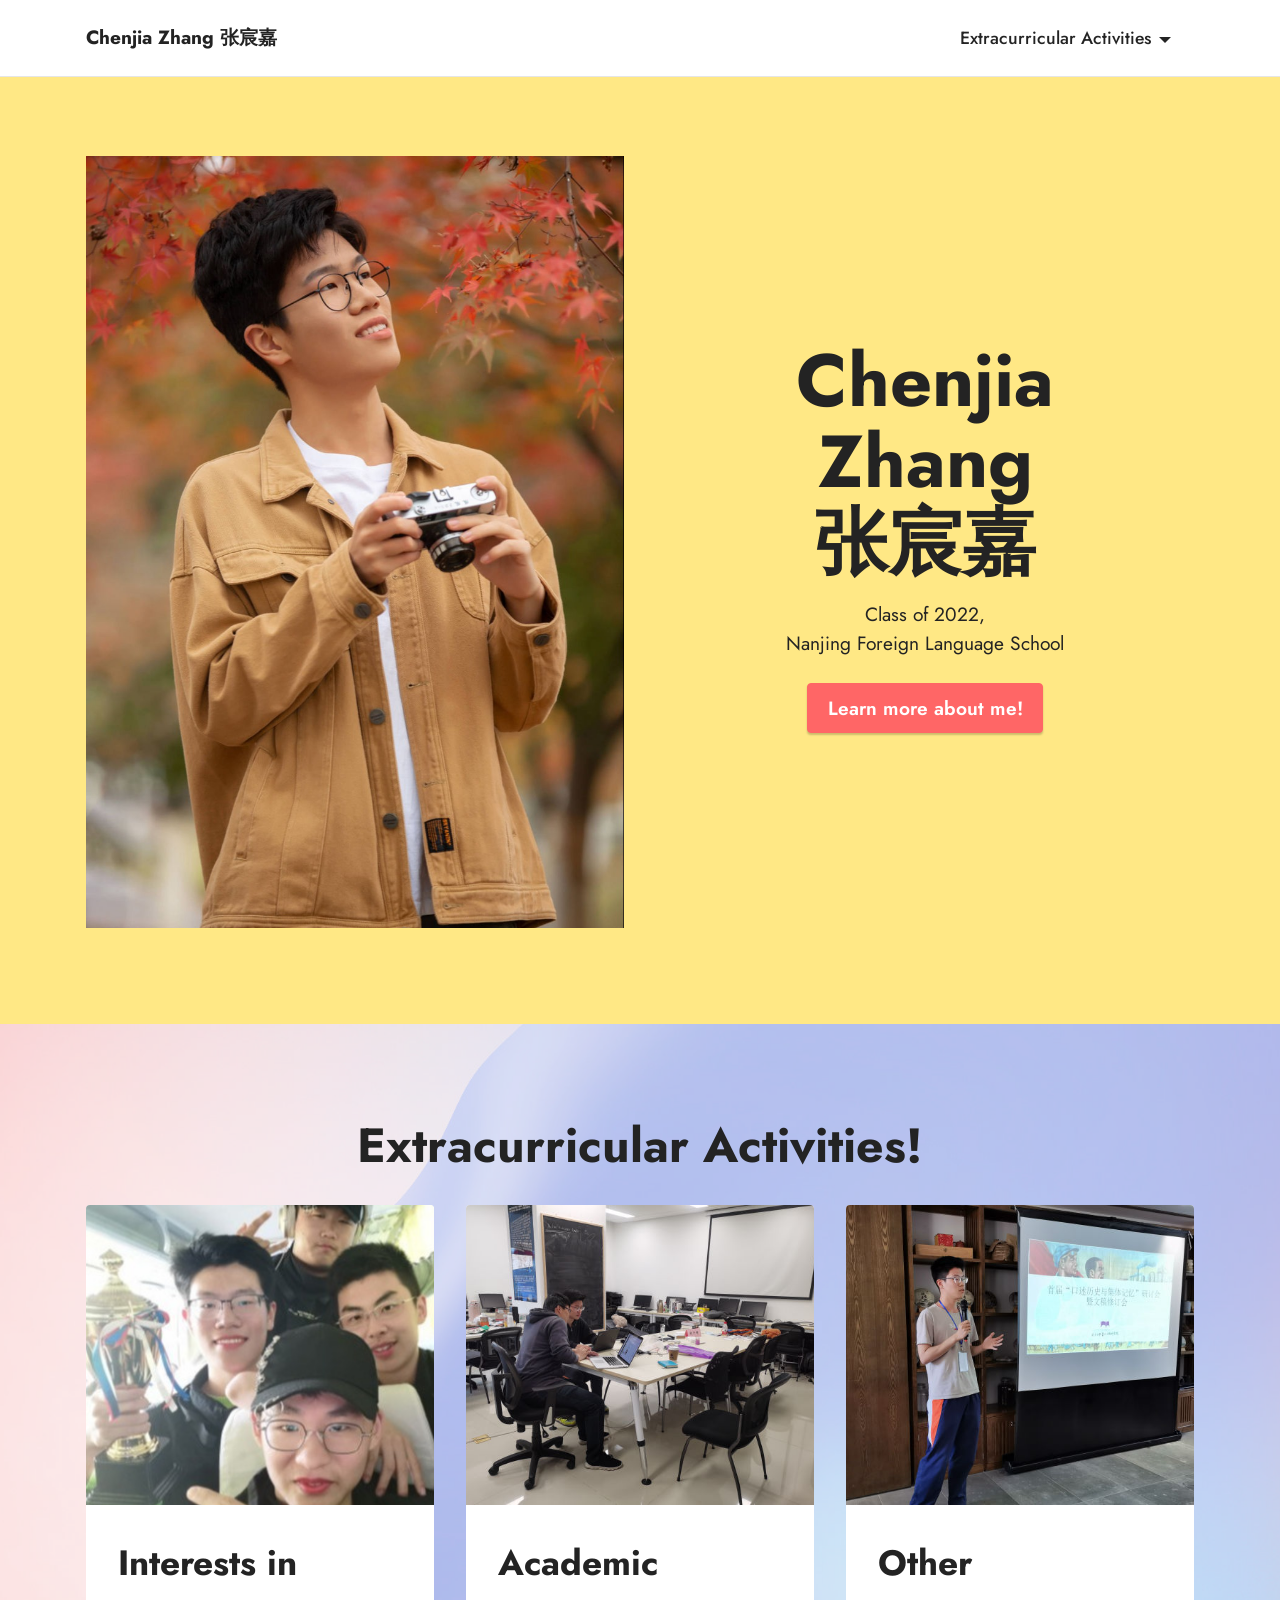
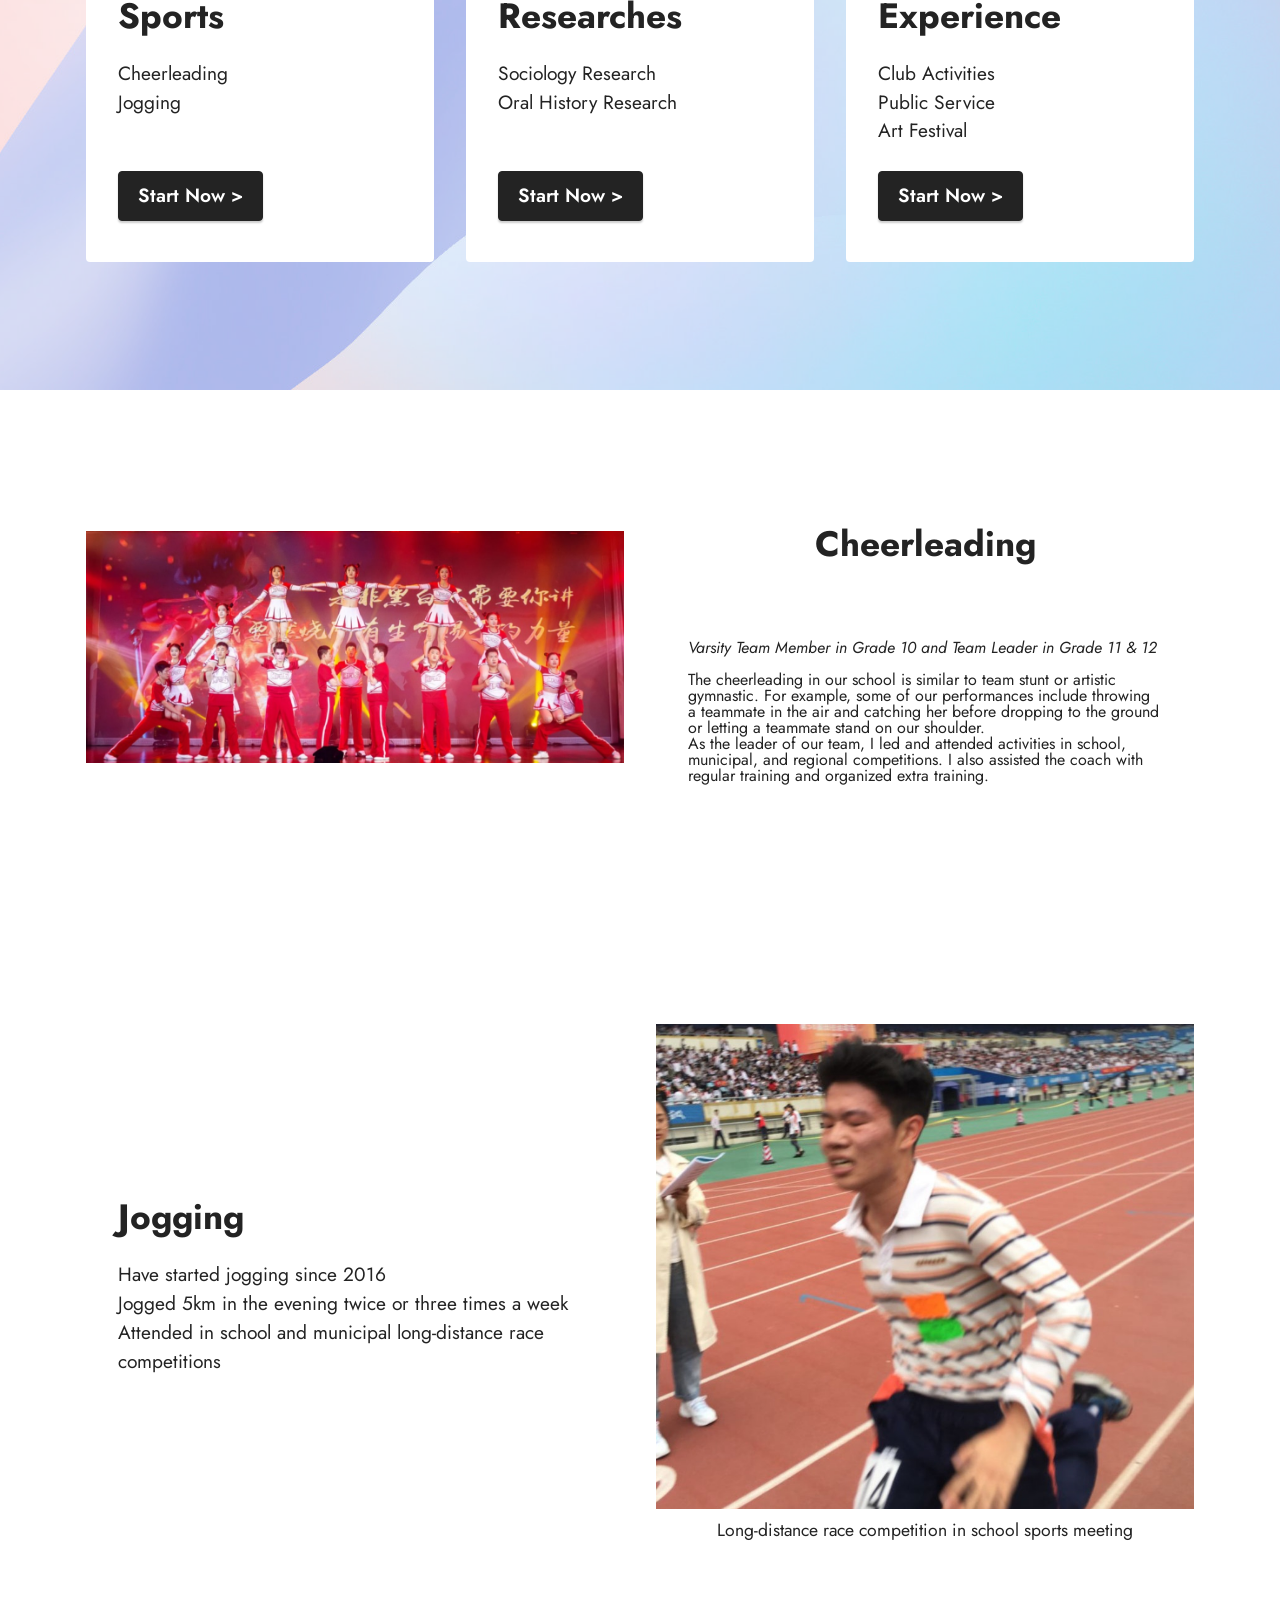
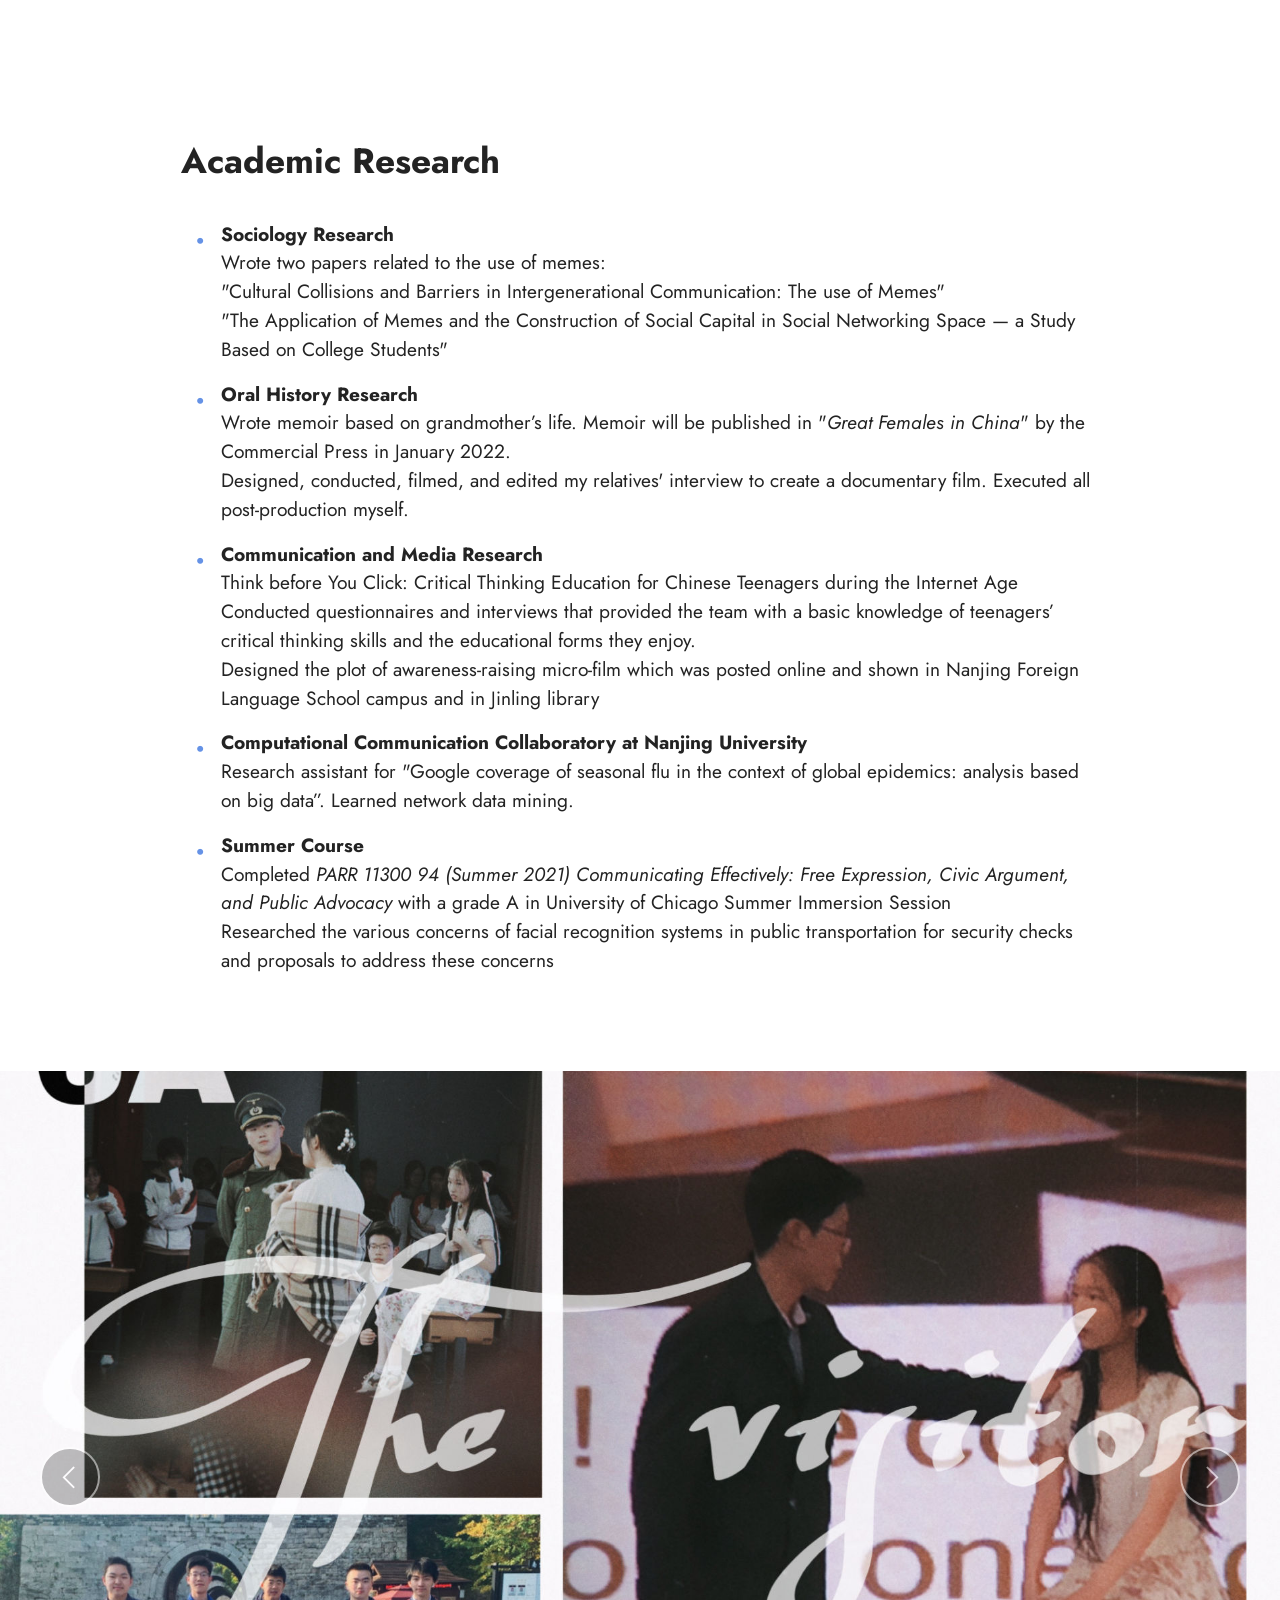
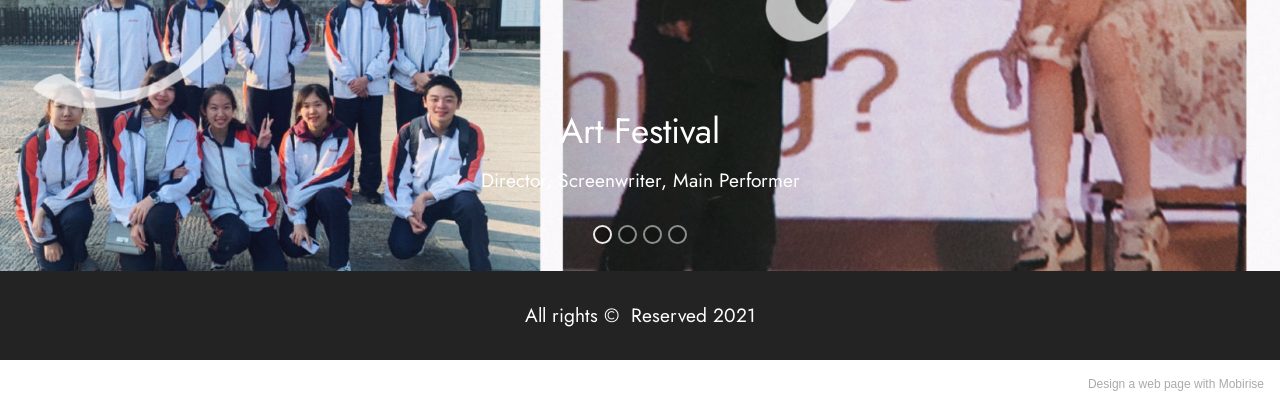
<file: index.html>
<!DOCTYPE html>
<html  >
<head>
  <!-- Site made with Mobirise Website Builder v5.3.0, https://mobirise.com -->
  <meta charset="UTF-8">
  <meta http-equiv="X-UA-Compatible" content="IE=edge">
  <meta name="generator" content="Mobirise v5.3.0, mobirise.com">
  <meta name="viewport" content="width=device-width, initial-scale=1, minimum-scale=1">
  <link rel="shortcut icon" href="assets/images/u21706700292567458376fm26gp0-121x120.jpg" type="image/x-icon">
  <meta name="description" content="">
  
  
  <title>Home</title>
  <link rel="stylesheet" href="assets/web/assets/mobirise-icons2/mobirise2.css">
  <link rel="stylesheet" href="assets/tether/tether.min.css">
  <link rel="stylesheet" href="assets/bootstrap/css/bootstrap.min.css">
  <link rel="stylesheet" href="assets/bootstrap/css/bootstrap-grid.min.css">
  <link rel="stylesheet" href="assets/bootstrap/css/bootstrap-reboot.min.css">
  <link rel="stylesheet" href="assets/dropdown/css/style.css">
  <link rel="stylesheet" href="assets/socicon/css/styles.css">
  <link rel="stylesheet" href="assets/theme/css/style.css">
  <link rel="preload" as="style" href="assets/mobirise/css/mbr-additional.css"><link rel="stylesheet" href="assets/mobirise/css/mbr-additional.css" type="text/css">
  
  
  
  
</head>
<body>
  
  <section class="menu cid-s48OLK6784" once="menu" id="menu1-h">
    
    <nav class="navbar navbar-dropdown navbar-fixed-top navbar-expand-lg">
        <div class="container">
            <div class="navbar-brand">
                
                <span class="navbar-caption-wrap"><a class="navbar-caption text-black text-primary display-7" href="https://chenjia-zhang.github.io">Chenjia Zhang 张宸嘉</a></span>
            </div>
            <button class="navbar-toggler" type="button" data-toggle="collapse" data-target="#navbarSupportedContent" aria-controls="navbarNavAltMarkup" aria-expanded="false" aria-label="Toggle navigation">
                <div class="hamburger">
                    <span></span>
                    <span></span>
                    <span></span>
                    <span></span>
                </div>
            </button>
            <div class="collapse navbar-collapse" id="navbarSupportedContent">
                <ul class="navbar-nav nav-dropdown nav-right" data-app-modern-menu="true"><li class="nav-item dropdown"><a class="nav-link link text-black text-primary dropdown-toggle display-4" href="#" aria-expanded="true" data-toggle="dropdown-submenu">Extracurricular Activities</a><div class="dropdown-menu"><a class="text-black text-primary dropdown-item display-4" href="index.html#image1-y" aria-expanded="false">Interests in Sports</a><a class="text-black text-primary dropdown-item display-4" href="index.html#content14-15" aria-expanded="false">Academic Research</a><a class="text-black text-primary dropdown-item display-4" href="index.html#slider1-10" aria-expanded="false">Other Experience</a></div></li></ul>
                
                
            </div>
        </div>
    </nav>

</section>

<section class="header11 cid-suxlCSNQXC" id="header11-n">

    

    

    <div class="container">
        <div class="row justify-content-center">
            <div class="col-12 col-md-6 image-wrapper">
                <img class="w-100" src="assets/images/0e02e9ec0cc83d5ccee1330bd81a65cd-877x1316.jpeg" alt="Mobirise">
            </div>
            <div class="col-12 col-md">
                <div class="text-wrapper text-center">
                    <h1 class="mbr-section-title mbr-fonts-style mb-3 display-1"><strong>Chenjia</strong><br><strong>Zhang</strong><br><strong>张宸嘉</strong></h1>
                    <p class="mbr-text mbr-fonts-style display-7">Class of 2022,<br>Nanjing Foreign Language School</p>
                    <div class="mbr-section-btn mt-3"><a class="btn btn-secondary display-7" href="index.html#features4-t">Learn more about me!</a></div>
                </div>
            </div>
        </div>
    </div>
</section>

<section class="features4 cid-suyJzdlv0O" id="features4-t">
    
    <div class="mbr-overlay"></div>
    <div class="container">
        <div class="mbr-section-head">
            <h4 class="mbr-section-title mbr-fonts-style align-center mb-0 display-2"><strong>Extracurricular Activities!</strong></h4>
            
        </div>
        <div class="row mt-4">
            <div class="item features-image сol-12 col-md-6 col-lg-4">
                <div class="item-wrapper">
                    <div class="item-img">
                        <img src="assets/images/wechatimg64-2-563x421.jpeg" alt="" title="">
                    </div>
                    <div class="item-content">
                        <h5 class="item-title mbr-fonts-style display-5"><strong>Interests in Sports</strong></h5>
                        <h6 class="item-subtitle mbr-fonts-style mt-1 display-7"></h6>
                        <p class="mbr-text mbr-fonts-style mt-3 display-7">Cheerleading<br>Jogging</p>
                    </div>
                    <div class="mbr-section-btn item-footer mt-2"><a href="index.html#image1-y" class="btn item-btn btn-black display-7" target="_blank">Start Now
                            &gt;</a></div>
                </div>
            </div>
            <div class="item features-image сol-12 col-md-6 col-lg-4">
                <div class="item-wrapper">
                    <div class="item-img">
                        <img src="assets/images/wechatimg1371-563x422.jpg" alt="" title="">
                    </div>
                    <div class="item-content">
                        <h5 class="item-title mbr-fonts-style display-5"><strong>Academic Researches</strong></h5>
                        <h6 class="item-subtitle mbr-fonts-style mt-1 display-7"></h6>
                        <p class="mbr-text mbr-fonts-style mt-3 display-7">Sociology Research<br>Oral History Research<br></p>
                    </div>
                    <div class="mbr-section-btn item-footer mt-2"><a href="index.html#content14-15" class="btn item-btn btn-black display-7" target="_blank">Start Now
                            &gt;</a></div>
                </div>
            </div>
            <div class="item features-image сol-12 col-md-6 col-lg-4">
                <div class="item-wrapper">
                    <div class="item-img">
                        <img src="assets/images/wechatimg1355-563x422.jpg" alt="" title="">
                    </div>
                    <div class="item-content">
                        <h5 class="item-title mbr-fonts-style display-5"><strong>Other Experience&nbsp;</strong></h5>
                        <h6 class="item-subtitle mbr-fonts-style mt-1 display-7"></h6>
                        <p class="mbr-text mbr-fonts-style mt-3 display-7">Club Activities<br>Public Service<br>Art Festival<br></p>
                    </div>
                    <div class="mbr-section-btn item-footer mt-2"><a href="index.html#slider1-10" class="btn item-btn btn-black display-7" target="_blank">Start Now
                            &gt;</a></div>
                </div>
            </div>

        </div>
    </div>
</section>

<section class="image1 cid-suyM1bA5I9" id="image1-y">
    

    

    <div class="container">
        <div class="row align-items-center">
            <div class="col-12 col-lg-6">
                <div class="image-wrapper">
                    <img src="assets/images/wechatimg66-1-877x1837.jpeg" alt="Mobirise">
                    <p class="mbr-description mbr-fonts-style pt-2 align-center display-4"></p>
                </div>
            </div>
            <div class="col-12 col-lg">
                <div class="text-wrapper">
                    <h3 class="mbr-section-title mbr-fonts-style mb-3 display-5"><strong>Cheerleading</strong><br><strong><br></strong></h3>
                    <p class="mbr-text mbr-fonts-style display-7"></p><p><em>
                        Varsity Team Member in Grade 10 and Team Leader in Grade 11 &amp; 12 </em><br><br>The cheerleading in our school is similar to team stunt or artistic gymnastic. For example, some of our performances include throwing a teammate in the air and catching&nbsp;her before dropping to the ground or letting a teammate stand on our shoulder. <br>As the leader of our team, I led and attended activities in school, municipal, and regional competitions. I also assisted the coach with regular training and organized extra training.<em><br></em></p><p></p>
                </div>
            </div>
        </div>
    </div>
</section>

<section class="image2 cid-suyM1SXwir" id="image2-z">
    

    

    <div class="container">
        <div class="row align-items-center">
            <div class="col-12 col-lg-6">
                <div class="image-wrapper">
                    <img src="assets/images/wechatimg1372-877x1169.jpeg" alt="Mobirise">
                    <p class="mbr-description mbr-fonts-style mt-2 align-center display-4">Long-distance race competition in school sports meeting</p>
                </div>
            </div>
            <div class="col-12 col-lg">
                <div class="text-wrapper">
                    <h3 class="mbr-section-title mbr-fonts-style mb-3 display-5">
                        <strong>Jogging</strong></h3>
                    <p class="mbr-text mbr-fonts-style display-7">Have started jogging since 2016<br>Jogged 5km in the evening twice or three times a week<br>Attended in school and municipal long-distance race competitions</p>
                </div>
            </div>
        </div>
    </div>
</section>

<section class="content14 cid-sNB6N61Moj" id="content14-15">
    
    
    
    <div class="container">
        <div class="row justify-content-center">
            <div class="col-md-12 col-lg-10">
                    <h3 class="mbr-section-title mbr-fonts-style mb-4 display-5"><strong>Academic Research</strong></h3>
                <ul class="list mbr-fonts-style display-7">
                    <li><strong>Sociology Research</strong><br>Wrote two papers related to the use of memes: <br>"Cultural Collisions and Barriers in Intergenerational Communication: The use of Memes"<br>"The Application of Memes and the Construction of Social Capital in Social Networking Space — a Study Based on College Students"</li>
                    <li><strong>Oral History Research</strong><br>Wrote memoir based on grandmother’s life. Memoir will be published in "<em>Great Females in China</em>" by the Commercial Press in January 2022.&nbsp; &nbsp; &nbsp; &nbsp; &nbsp; &nbsp; <br>Designed, conducted, filmed, and edited my relatives' interview to create a documentary film. Executed all post-production myself.&nbsp;</li>
                    <li><strong>Communication&nbsp;and Media Research</strong><br>Think before You Click: Critical Thinking Education for Chinese Teenagers during the Internet Age<br>Conducted questionnaires and interviews that provided the team with a basic knowledge of teenagers’ critical thinking skills and the educational forms they enjoy.
<br>Designed the plot of awareness-raising micro-film which was posted online and shown in Nanjing Foreign Language School campus and in Jinling library&nbsp;</li>
                    <li><strong>Computational Communication Collaboratory at Nanjing University</strong><br>Research assistant for "Google coverage of seasonal flu in the context of global epidemics: analysis based on big data”. Learned network data mining.</li>
                    <li><strong>Summer Course<br></strong>Completed <em>PARR 11300 94 (Summer 2021) Communicating Effectively: Free Expression, Civic Argument, and Public Advocacy </em>with a grade A in University of Chicago Summer Immersion Session<br>Researched the various concerns of facial recognition systems in public transportation for security checks and proposals to address these concerns</li>
                </ul>
            </div>
        </div>
    </div>
</section>

<section class="slider1 cid-suyMcZ5f8q" id="slider1-10">
    
    <div class="carousel slide" id="sQiQaLHw19" data-ride="carousel" data-interval="5000">
        <ol class="carousel-indicators">
            <li data-slide-to="0" class="active" data-target="#sQiQaLHw19"></li>
            <li data-slide-to="1" data-target="#sQiQaLHw19"></li>
            <li data-slide-to="2" data-target="#sQiQaLHw19"></li><li data-slide-to="3" data-target="#sQiQaLHw19"></li>
        </ol>
        <div class="carousel-inner">
            <div class="carousel-item slider-image item active">
                <div class="item-wrapper">
                    <img class="d-block w-100" src="assets/images/wechatimg1411-1900x1520.jpg" data-slide-to="0">
                    
                    <div class="carousel-caption">
                        <h5 class="mbr-section-subtitle mbr-fonts-style display-5">Art Festival</h5>
                        <p class="mbr-section-text mbr-fonts-style display-7">Director, Screenwriter, Main Performer </p>
                    </div>
                </div>
            </div><div class="carousel-item slider-image item">
                <div class="item-wrapper">
                    <img class="d-block w-100" src="assets/images/wechatimg1410-1900x1069.jpg" data-slide-to="1">
                    
                    <div class="carousel-caption">
                        <h5 class="mbr-section-subtitle mbr-fonts-style display-5">
                            <strong>Art Festival</strong></h5>
                        <p class="mbr-section-text mbr-fonts-style display-7">Director, Screenwriter, Main Performer</p>
                    </div>
                </div>
            </div><div class="carousel-item slider-image item">
                <div class="item-wrapper">
                    <img class="d-block w-100" src="assets/images/wechatimg65-1900x1425.jpg" data-slide-to="2">
                    
                    <div class="carousel-caption">
                        <h5 class="mbr-section-subtitle mbr-fonts-style display-5"><strong>Online Teaching Assistance</strong></h5>
                        <p class="mbr-section-text mbr-fonts-style display-7">Volunteer, Teacher</p>
                    </div>
                </div>
            </div><div class="carousel-item slider-image item">
                <div class="item-wrapper">
                    <img class="d-block w-100" src="assets/images/wechatimg1418-1716x1287.jpg" data-slide-to="3">
                    
                    <div class="carousel-caption">
                        <h5 class="mbr-section-subtitle mbr-fonts-style display-5">
                            <strong>Club Presentation</strong></h5>
                        <p class="mbr-section-text mbr-fonts-style display-7">Founder, Club President      </p>
                    </div>
                </div>
            </div>
            
            
        </div>
        <a class="carousel-control carousel-control-prev" role="button" data-slide="prev" href="#sQiQaLHw19">
            <span class="mobi-mbri mobi-mbri-arrow-prev" aria-hidden="true"></span>
            <span class="sr-only">Previous</span>
        </a>
        <a class="carousel-control carousel-control-next" role="button" data-slide="next" href="#sQiQaLHw19">
            <span class="mobi-mbri mobi-mbri-arrow-next" aria-hidden="true"></span>
            <span class="sr-only">Next</span>
        </a>
    </div>
</section>

<section class="footer7 cid-suxsDgGBi2" once="footers" id="footer7-p">

    

    

    <div class="container">
        <div class="media-container-row align-center mbr-white">
            <div class="col-12">
                <p class="mbr-text mb-0 mbr-fonts-style display-7">All rights ©&nbsp; Reserved 2021</p>
            </div>
        </div>
    </div>
</section><section style="background-color: #fff; font-family: -apple-system, BlinkMacSystemFont, 'Segoe UI', 'Roboto', 'Helvetica Neue', Arial, sans-serif; color:#aaa; font-size:12px; padding: 0; align-items: center; display: flex;"><a href="https://mobirise.site/g" style="flex: 1 1; height: 3rem; padding-left: 1rem;"></a><p style="flex: 0 0 auto; margin:0; padding-right:1rem;">Design a web page with <a href="https://mobirise.site/z" style="color:#aaa;">Mobirise</a></p></section><script src="assets/web/assets/jquery/jquery.min.js"></script>  <script src="assets/popper/popper.min.js"></script>  <script src="assets/tether/tether.min.js"></script>  <script src="assets/bootstrap/js/bootstrap.min.js"></script>  <script src="assets/smoothscroll/smooth-scroll.js"></script>  <script src="assets/dropdown/js/nav-dropdown.js"></script>  <script src="assets/dropdown/js/navbar-dropdown.js"></script>  <script src="assets/touchswipe/jquery.touch-swipe.min.js"></script>  <script src="assets/theme/js/script.js"></script>  
  
  
</body>
</html>
</file>
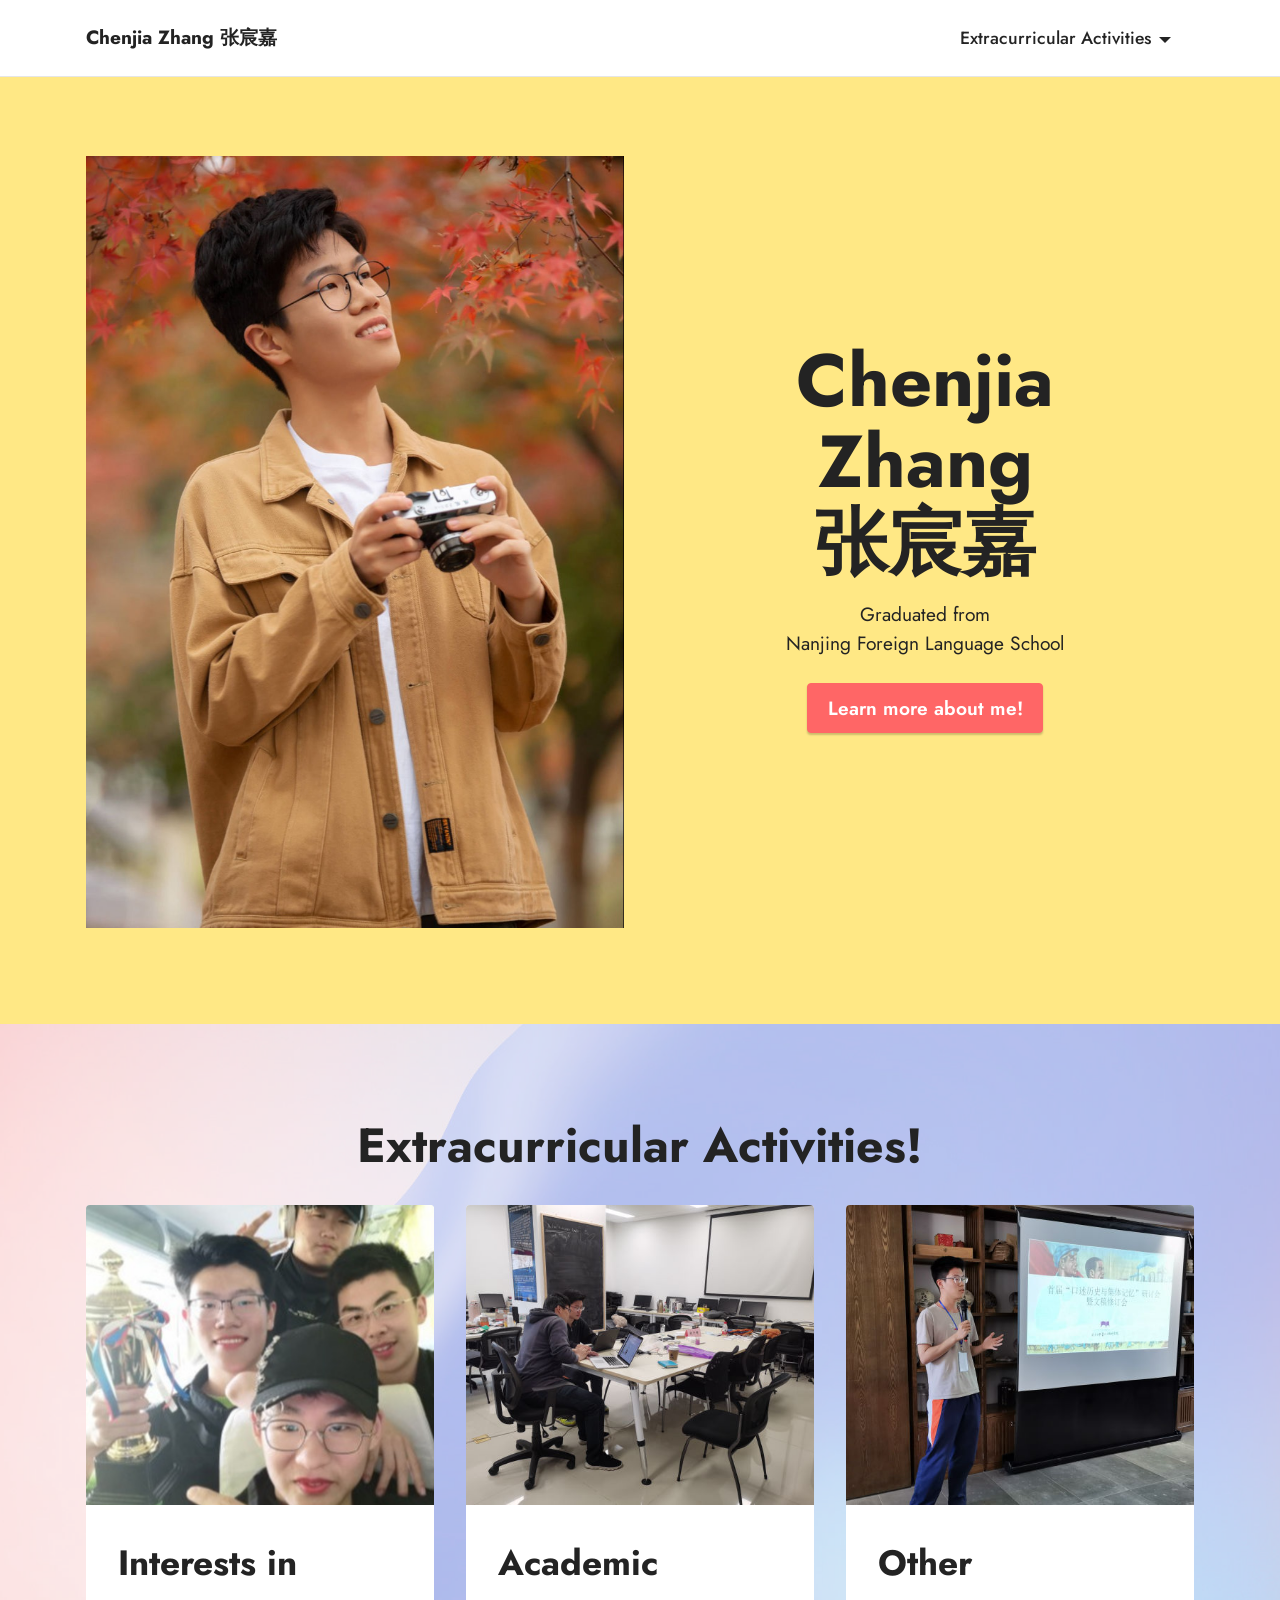
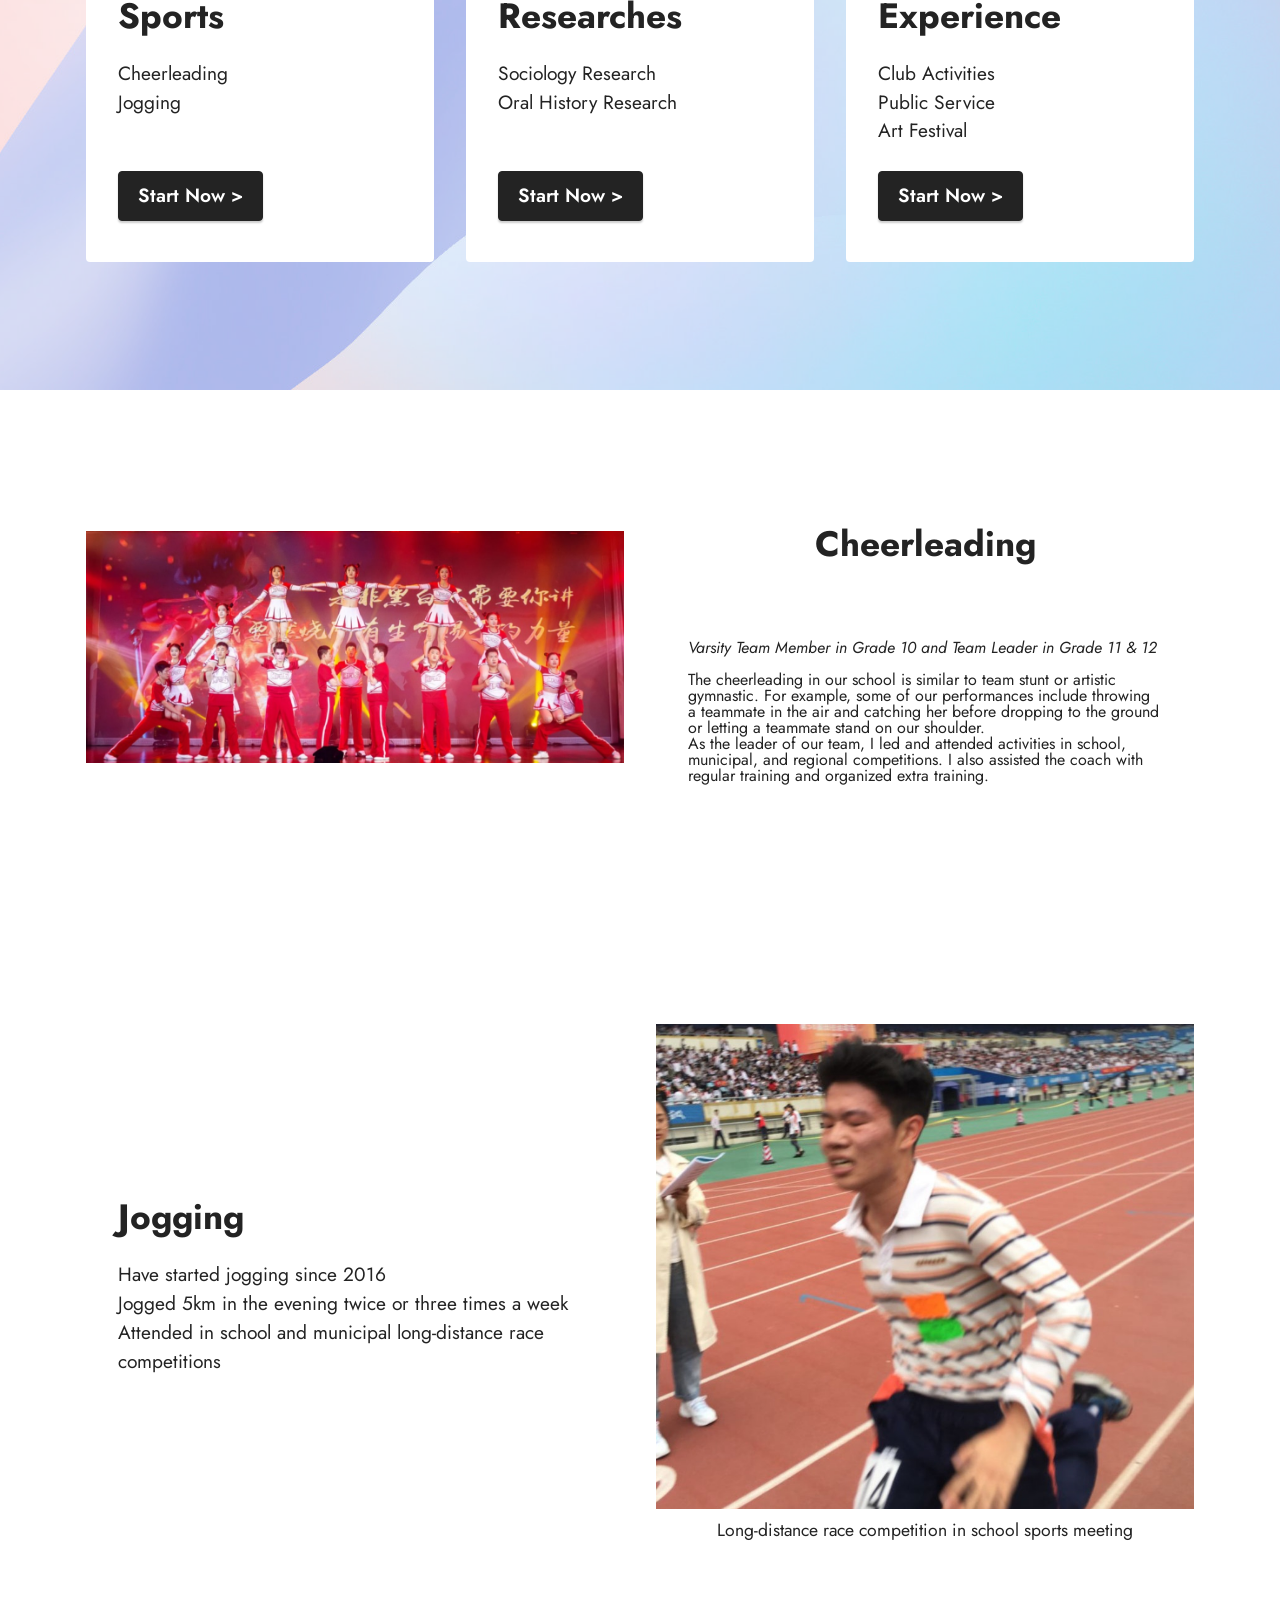
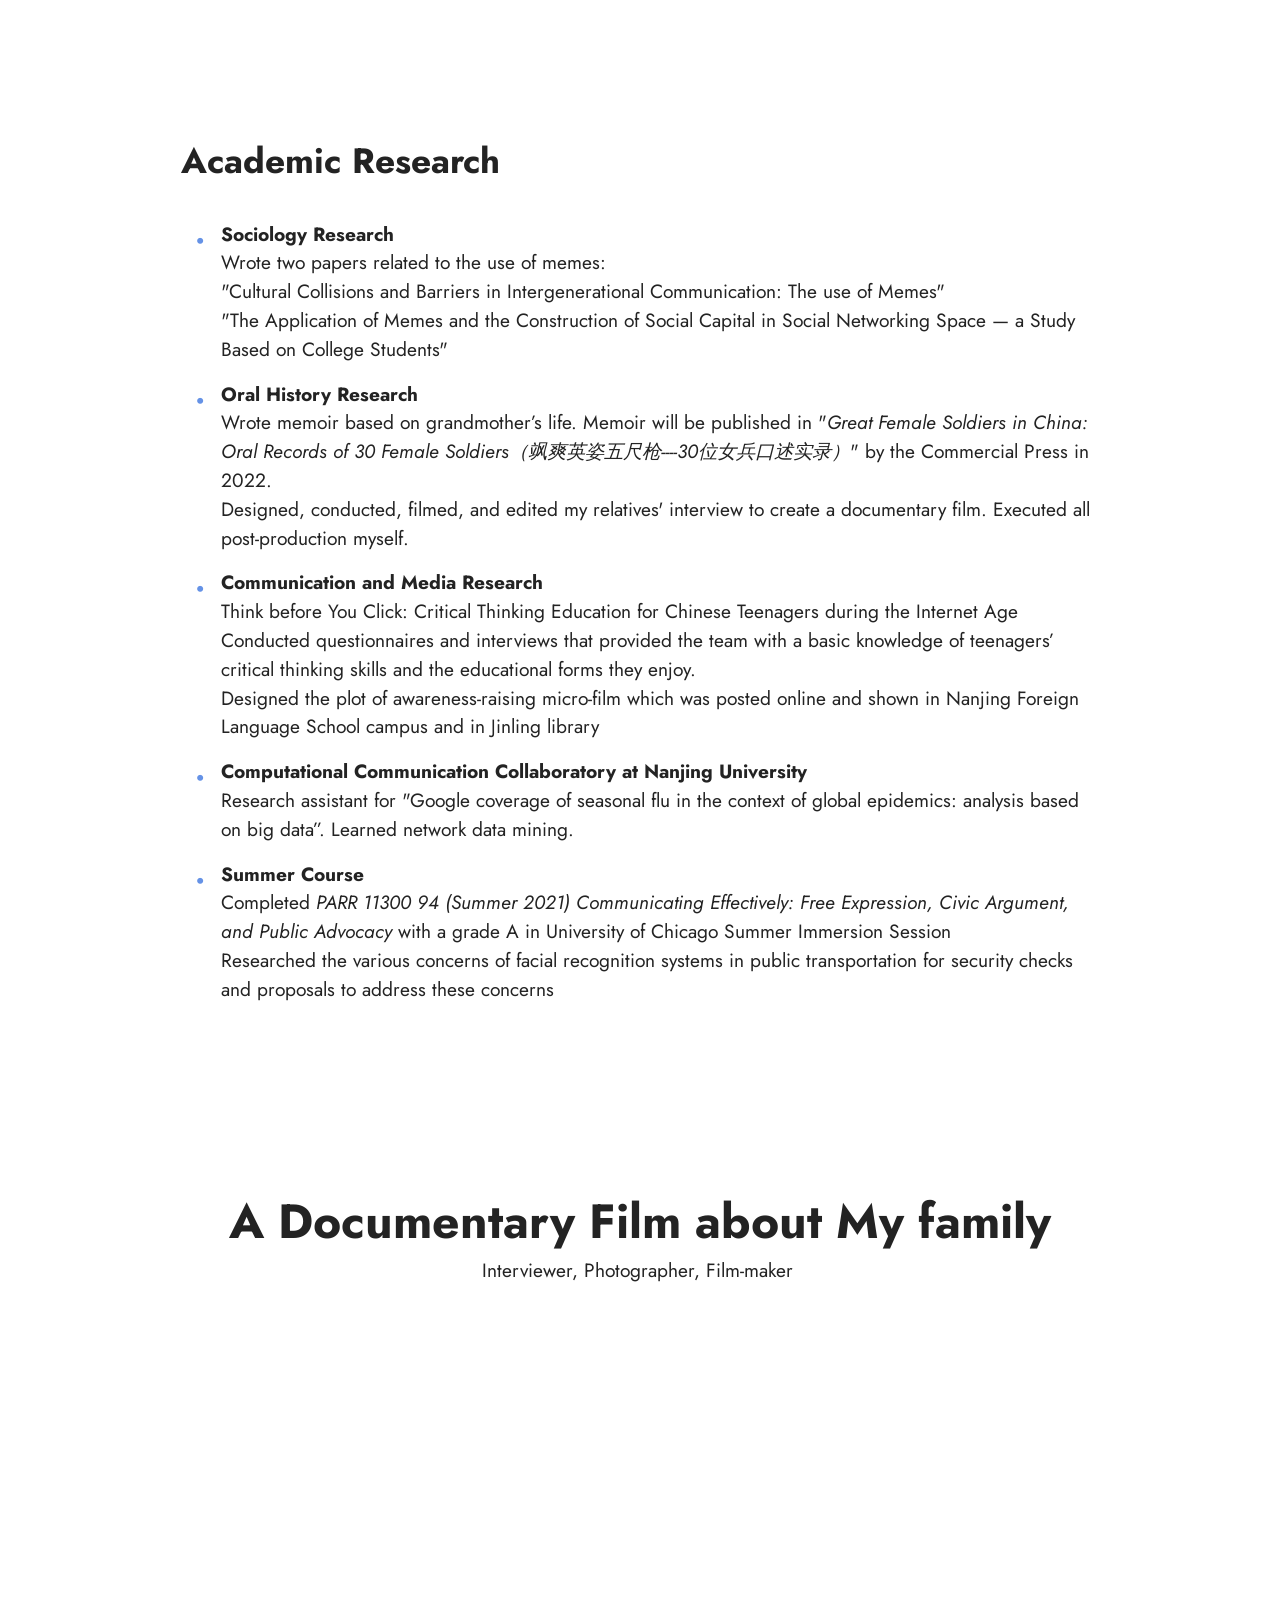
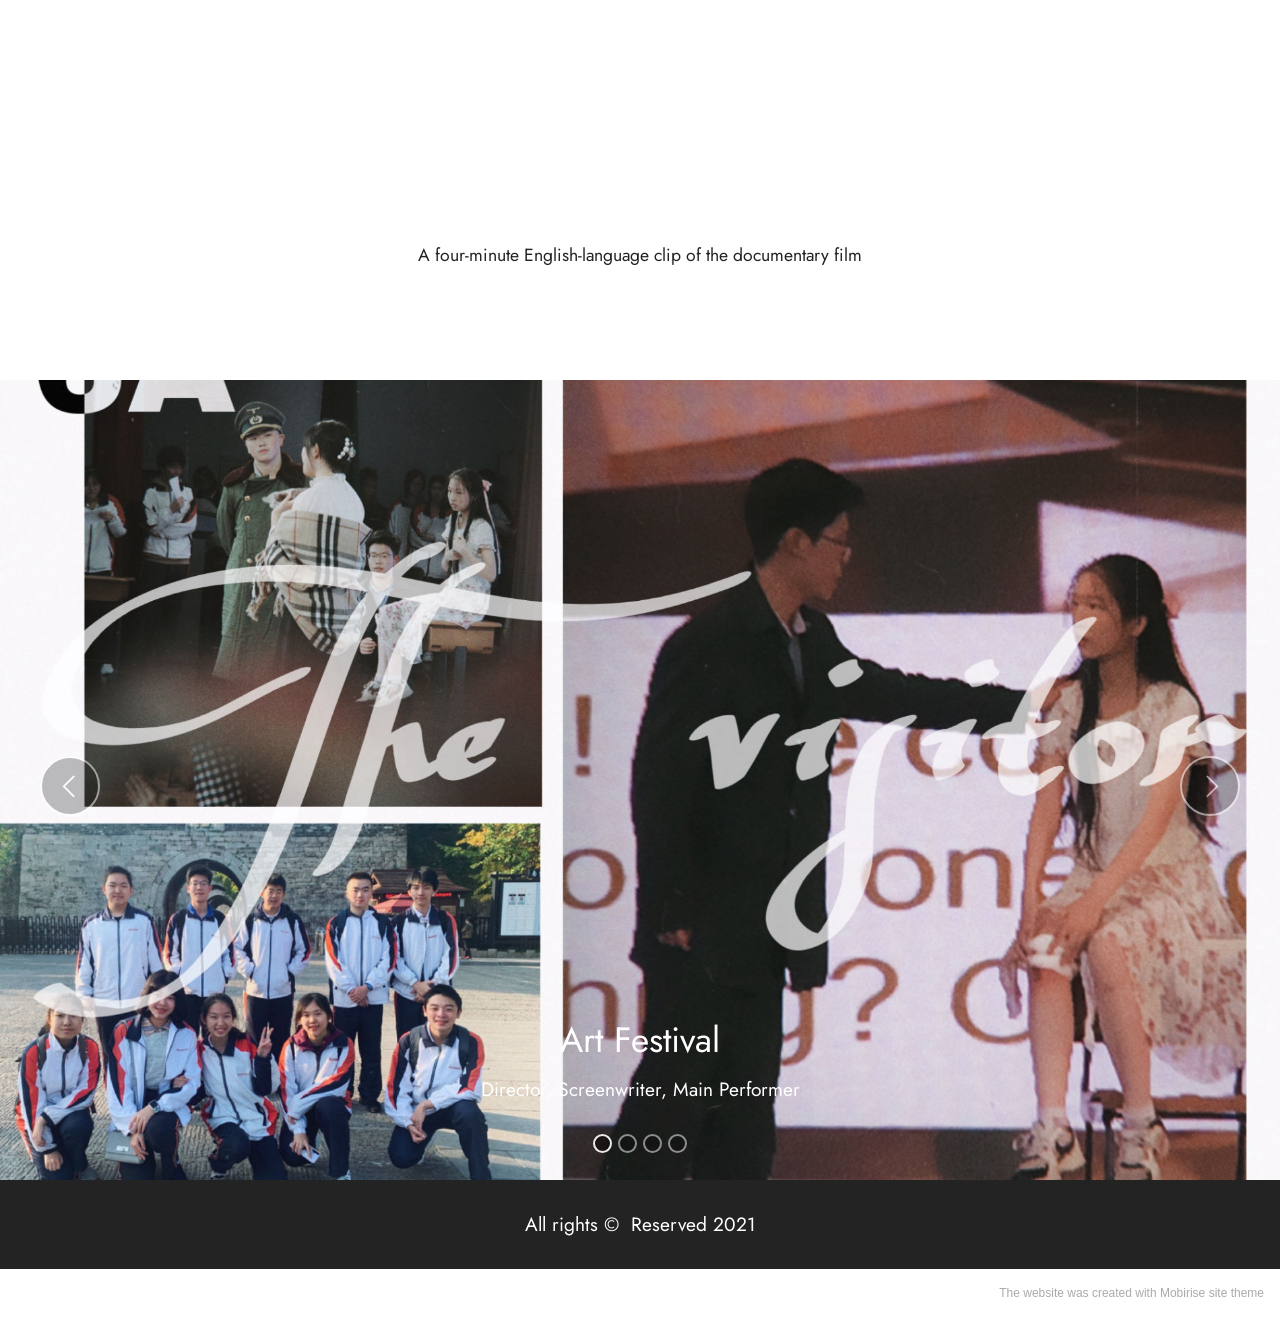
<file: 11.2 个人网页/index.html>
<!DOCTYPE html>
<html  >
<head>
  <!-- Site made with Mobirise Website Builder v5.3.0, https://mobirise.com -->
  <meta charset="UTF-8">
  <meta http-equiv="X-UA-Compatible" content="IE=edge">
  <meta name="generator" content="Mobirise v5.3.0, mobirise.com">
  <meta name="viewport" content="width=device-width, initial-scale=1, minimum-scale=1">
  <link rel="shortcut icon" href="assets/images/u21706700292567458376fm26gp0-121x120.jpg" type="image/x-icon">
  <meta name="description" content="">
  
  
  <title>Home</title>
  <link rel="stylesheet" href="assets/web/assets/mobirise-icons2/mobirise2.css">
  <link rel="stylesheet" href="assets/tether/tether.min.css">
  <link rel="stylesheet" href="assets/bootstrap/css/bootstrap.min.css">
  <link rel="stylesheet" href="assets/bootstrap/css/bootstrap-grid.min.css">
  <link rel="stylesheet" href="assets/bootstrap/css/bootstrap-reboot.min.css">
  <link rel="stylesheet" href="assets/dropdown/css/style.css">
  <link rel="stylesheet" href="assets/socicon/css/styles.css">
  <link rel="stylesheet" href="assets/theme/css/style.css">
  <link rel="preload" as="style" href="assets/mobirise/css/mbr-additional.css"><link rel="stylesheet" href="assets/mobirise/css/mbr-additional.css" type="text/css">
  
  
  
  
</head>
<body>
  
  <section class="menu cid-s48OLK6784" once="menu" id="menu1-h">
    
    <nav class="navbar navbar-dropdown navbar-fixed-top navbar-expand-lg">
        <div class="container">
            <div class="navbar-brand">
                
                <span class="navbar-caption-wrap"><a class="navbar-caption text-black text-primary display-7" href="https://chenjia-zhang.github.io">Chenjia Zhang 张宸嘉</a></span>
            </div>
            <button class="navbar-toggler" type="button" data-toggle="collapse" data-target="#navbarSupportedContent" aria-controls="navbarNavAltMarkup" aria-expanded="false" aria-label="Toggle navigation">
                <div class="hamburger">
                    <span></span>
                    <span></span>
                    <span></span>
                    <span></span>
                </div>
            </button>
            <div class="collapse navbar-collapse" id="navbarSupportedContent">
                <ul class="navbar-nav nav-dropdown nav-right" data-app-modern-menu="true"><li class="nav-item dropdown"><a class="nav-link link text-black text-primary dropdown-toggle display-4" href="#" aria-expanded="true" data-toggle="dropdown-submenu">Extracurricular Activities</a><div class="dropdown-menu"><a class="text-black text-primary dropdown-item display-4" href="index.html#image1-y" aria-expanded="false">Interests in Sports</a><a class="text-black text-primary dropdown-item display-4" href="index.html#content14-15" aria-expanded="false">Academic Research</a><a class="text-black text-primary dropdown-item display-4" href="index.html#slider1-10" aria-expanded="false">Other Experience</a></div></li></ul>
                
                
            </div>
        </div>
    </nav>

</section>

<section class="header11 cid-suxlCSNQXC" id="header11-n">

    

    

    <div class="container">
        <div class="row justify-content-center">
            <div class="col-12 col-md-6 image-wrapper">
                <img class="w-100" src="assets/images/0e02e9ec0cc83d5ccee1330bd81a65cd-877x1316.jpeg" alt="Mobirise">
            </div>
            <div class="col-12 col-md">
                <div class="text-wrapper text-center">
                    <h1 class="mbr-section-title mbr-fonts-style mb-3 display-1"><strong>Chenjia</strong><br><strong>Zhang</strong><br><strong>张宸嘉</strong></h1>
                    <p class="mbr-text mbr-fonts-style display-7">Graduated from <br>Nanjing Foreign Language School</p>
                    <div class="mbr-section-btn mt-3"><a class="btn btn-secondary display-7" href="index.html#features4-t">Learn more about me!</a></div>
                </div>
            </div>
        </div>
    </div>
</section>

<section class="features4 cid-suyJzdlv0O" id="features4-t">
    
    <div class="mbr-overlay"></div>
    <div class="container">
        <div class="mbr-section-head">
            <h4 class="mbr-section-title mbr-fonts-style align-center mb-0 display-2"><strong>Extracurricular Activities!</strong></h4>
            
        </div>
        <div class="row mt-4">
            <div class="item features-image сol-12 col-md-6 col-lg-4">
                <div class="item-wrapper">
                    <div class="item-img">
                        <img src="assets/images/wechatimg64-2-563x421.jpeg" alt="" title="">
                    </div>
                    <div class="item-content">
                        <h5 class="item-title mbr-fonts-style display-5"><strong>Interests in Sports</strong></h5>
                        <h6 class="item-subtitle mbr-fonts-style mt-1 display-7"></h6>
                        <p class="mbr-text mbr-fonts-style mt-3 display-7">Cheerleading<br>Jogging</p>
                    </div>
                    <div class="mbr-section-btn item-footer mt-2"><a href="index.html#image1-y" class="btn item-btn btn-black display-7" target="_blank">Start Now
                            &gt;</a></div>
                </div>
            </div>
            <div class="item features-image сol-12 col-md-6 col-lg-4">
                <div class="item-wrapper">
                    <div class="item-img">
                        <img src="assets/images/wechatimg1371-563x422.jpg" alt="" title="">
                    </div>
                    <div class="item-content">
                        <h5 class="item-title mbr-fonts-style display-5"><strong>Academic Researches</strong></h5>
                        <h6 class="item-subtitle mbr-fonts-style mt-1 display-7"></h6>
                        <p class="mbr-text mbr-fonts-style mt-3 display-7">Sociology Research<br>Oral History Research<br></p>
                    </div>
                    <div class="mbr-section-btn item-footer mt-2"><a href="index.html#content14-15" class="btn item-btn btn-black display-7" target="_blank">Start Now
                            &gt;</a></div>
                </div>
            </div>
            <div class="item features-image сol-12 col-md-6 col-lg-4">
                <div class="item-wrapper">
                    <div class="item-img">
                        <img src="assets/images/wechatimg1355-563x422.jpg" alt="" title="">
                    </div>
                    <div class="item-content">
                        <h5 class="item-title mbr-fonts-style display-5"><strong>Other Experience&nbsp;</strong></h5>
                        <h6 class="item-subtitle mbr-fonts-style mt-1 display-7"></h6>
                        <p class="mbr-text mbr-fonts-style mt-3 display-7">Club Activities<br>Public Service<br>Art Festival<br></p>
                    </div>
                    <div class="mbr-section-btn item-footer mt-2"><a href="index.html#slider1-10" class="btn item-btn btn-black display-7" target="_blank">Start Now
                            &gt;</a></div>
                </div>
            </div>

        </div>
    </div>
</section>

<section class="image1 cid-suyM1bA5I9" id="image1-y">
    

    

    <div class="container">
        <div class="row align-items-center">
            <div class="col-12 col-lg-6">
                <div class="image-wrapper">
                    <img src="assets/images/wechatimg66-1-877x1837.jpeg" alt="Mobirise">
                    <p class="mbr-description mbr-fonts-style pt-2 align-center display-4"></p>
                </div>
            </div>
            <div class="col-12 col-lg">
                <div class="text-wrapper">
                    <h3 class="mbr-section-title mbr-fonts-style mb-3 display-5"><strong>Cheerleading</strong><br><strong><br></strong></h3>
                    <p class="mbr-text mbr-fonts-style display-7"></p><p><em>
                        Varsity Team Member in Grade 10 and Team Leader in Grade 11 &amp; 12 </em><br><br>The cheerleading in our school is similar to team stunt or artistic gymnastic. For example, some of our performances include throwing a teammate in the air and catching&nbsp;her before dropping to the ground or letting a teammate stand on our shoulder. <br>As the leader of our team, I led and attended activities in school, municipal, and regional competitions. I also assisted the coach with regular training and organized extra training.<em><br></em></p><p></p>
                </div>
            </div>
        </div>
    </div>
</section>

<section class="image2 cid-suyM1SXwir" id="image2-z">
    

    

    <div class="container">
        <div class="row align-items-center">
            <div class="col-12 col-lg-6">
                <div class="image-wrapper">
                    <img src="assets/images/wechatimg1372-877x1169.jpeg" alt="Mobirise">
                    <p class="mbr-description mbr-fonts-style mt-2 align-center display-4">Long-distance race competition in school sports meeting</p>
                </div>
            </div>
            <div class="col-12 col-lg">
                <div class="text-wrapper">
                    <h3 class="mbr-section-title mbr-fonts-style mb-3 display-5">
                        <strong>Jogging</strong></h3>
                    <p class="mbr-text mbr-fonts-style display-7">Have started jogging since 2016<br>Jogged 5km in the evening twice or three times a week<br>Attended in school and municipal long-distance race competitions</p>
                </div>
            </div>
        </div>
    </div>
</section>

<section class="content14 cid-sNB6N61Moj" id="content14-15">
    
    
    
    <div class="container">
        <div class="row justify-content-center">
            <div class="col-md-12 col-lg-10">
                    <h3 class="mbr-section-title mbr-fonts-style mb-4 display-5"><strong>Academic Research</strong></h3>
                <ul class="list mbr-fonts-style display-7">
                    <li><strong>Sociology Research</strong><br>Wrote two papers related to the use of memes: <br>"Cultural Collisions and Barriers in Intergenerational Communication: The use of Memes"<br>"The Application of Memes and the Construction of Social Capital in Social Networking Space — a Study Based on College Students"</li>
                    <li><strong>Oral History Research</strong><br>Wrote memoir based on grandmother’s life. Memoir will be published in "<em>Great Female Soldiers in China: Oral Records of 30 Female Soldiers（飒爽英姿五尺枪----30位女兵口述实录）</em>" by the Commercial Press in 2022.&nbsp; &nbsp; &nbsp; &nbsp; &nbsp; &nbsp; <br>Designed, conducted, filmed, and edited my relatives' interview to create a documentary film. Executed all post-production myself.&nbsp;</li>
                    <li><strong>Communication&nbsp;and Media Research</strong><br>Think before You Click: Critical Thinking Education for Chinese Teenagers during the Internet Age<br>Conducted questionnaires and interviews that provided the team with a basic knowledge of teenagers’ critical thinking skills and the educational forms they enjoy.
<br>Designed the plot of awareness-raising micro-film which was posted online and shown in Nanjing Foreign Language School campus and in Jinling library&nbsp;</li>
                    <li><strong>Computational Communication Collaboratory at Nanjing University</strong><br>Research assistant for "Google coverage of seasonal flu in the context of global epidemics: analysis based on big data”. Learned network data mining.</li>
                    <li><strong>Summer Course<br></strong>Completed <em>PARR 11300 94 (Summer 2021) Communicating Effectively: Free Expression, Civic Argument, and Public Advocacy </em>with a grade A in University of Chicago Summer Immersion Session<br>Researched the various concerns of facial recognition systems in public transportation for security checks and proposals to address these concerns</li>
                </ul>
            </div>
        </div>
    </div>
</section>

<section class="video2 cid-sNAXU0MBds" id="video2-14">
    
    
    <div class="container">
        <div class="mbr-section-head">
            <h4 class="mbr-section-title mbr-fonts-style mb-0 display-2"><strong>A Documentary Film about My family</strong></h4>
            <h5 class="mbr-section-subtitle mbr-fonts-style mb-0 mt-2 display-7">Interviewer, Photographer, Film-maker&nbsp;</h5>
        </div>
        <div class="row justify-content-center mt-4">
            <div class="col-12 col-md-10 video-block">
                <div class="video-wrapper"><iframe class="mbr-embedded-video" src="https://drive.google.com/file/d/1L464XrvSEbd1i0HLpZRPCZgQAQXhWJRv/view?usp=sharing&amp;loop=0&amp;autoplay=0" width="1280" height="720" frameborder="0" allowfullscreen></iframe></div>
                <p class="mbr-text pt-2 mbr-fonts-style display-4">
                     A four-minute English-language clip of the documentary film</p>
            </div>
        </div>
    </div>
</section>

<section class="slider1 cid-suyMcZ5f8q" id="slider1-10">
    
    <div class="carousel slide" id="sNBr6npVBY" data-ride="carousel" data-interval="5000">
        <ol class="carousel-indicators">
            <li data-slide-to="0" class="active" data-target="#sNBr6npVBY"></li>
            <li data-slide-to="1" data-target="#sNBr6npVBY"></li>
            <li data-slide-to="2" data-target="#sNBr6npVBY"></li><li data-slide-to="3" data-target="#sNBr6npVBY"></li>
        </ol>
        <div class="carousel-inner">
            <div class="carousel-item slider-image item active">
                <div class="item-wrapper">
                    <img class="d-block w-100" src="assets/images/wechatimg1411-1900x1520.jpg" data-slide-to="0">
                    
                    <div class="carousel-caption">
                        <h5 class="mbr-section-subtitle mbr-fonts-style display-5">Art Festival</h5>
                        <p class="mbr-section-text mbr-fonts-style display-7">Director, Screenwriter, Main Performer </p>
                    </div>
                </div>
            </div><div class="carousel-item slider-image item">
                <div class="item-wrapper">
                    <img class="d-block w-100" src="assets/images/wechatimg1410-1900x1069.jpg" data-slide-to="1">
                    
                    <div class="carousel-caption">
                        <h5 class="mbr-section-subtitle mbr-fonts-style display-5">
                            <strong>Art Festival</strong></h5>
                        <p class="mbr-section-text mbr-fonts-style display-7">Director, Screenwriter, Main Performer</p>
                    </div>
                </div>
            </div><div class="carousel-item slider-image item">
                <div class="item-wrapper">
                    <img class="d-block w-100" src="assets/images/wechatimg65-1900x1425.jpg" data-slide-to="2">
                    
                    <div class="carousel-caption">
                        <h5 class="mbr-section-subtitle mbr-fonts-style display-5"><strong>Online Teaching Assistance</strong></h5>
                        <p class="mbr-section-text mbr-fonts-style display-7">Volunteer, Teacher</p>
                    </div>
                </div>
            </div><div class="carousel-item slider-image item">
                <div class="item-wrapper">
                    <img class="d-block w-100" src="assets/images/wechatimg1418-1716x1287.jpg" data-slide-to="3">
                    
                    <div class="carousel-caption">
                        <h5 class="mbr-section-subtitle mbr-fonts-style display-5">
                            <strong>Club Presentation</strong></h5>
                        <p class="mbr-section-text mbr-fonts-style display-7">Founder, Club President      </p>
                    </div>
                </div>
            </div>
            
            
        </div>
        <a class="carousel-control carousel-control-prev" role="button" data-slide="prev" href="#sNBr6npVBY">
            <span class="mobi-mbri mobi-mbri-arrow-prev" aria-hidden="true"></span>
            <span class="sr-only">Previous</span>
        </a>
        <a class="carousel-control carousel-control-next" role="button" data-slide="next" href="#sNBr6npVBY">
            <span class="mobi-mbri mobi-mbri-arrow-next" aria-hidden="true"></span>
            <span class="sr-only">Next</span>
        </a>
    </div>
</section>

<section class="footer7 cid-suxsDgGBi2" once="footers" id="footer7-p">

    

    

    <div class="container">
        <div class="media-container-row align-center mbr-white">
            <div class="col-12">
                <p class="mbr-text mb-0 mbr-fonts-style display-7">All rights ©&nbsp; Reserved 2021</p>
            </div>
        </div>
    </div>
</section><section style="background-color: #fff; font-family: -apple-system, BlinkMacSystemFont, 'Segoe UI', 'Roboto', 'Helvetica Neue', Arial, sans-serif; color:#aaa; font-size:12px; padding: 0; align-items: center; display: flex;"><a href="https://mobirise.site/v" style="flex: 1 1; height: 3rem; padding-left: 1rem;"></a><p style="flex: 0 0 auto; margin:0; padding-right:1rem;"><a href="https://mobirise.site/q" style="color:#aaa;">The website</a> was created with Mobirise site theme</p></section><script src="assets/web/assets/jquery/jquery.min.js"></script>  <script src="assets/popper/popper.min.js"></script>  <script src="assets/tether/tether.min.js"></script>  <script src="assets/bootstrap/js/bootstrap.min.js"></script>  <script src="assets/smoothscroll/smooth-scroll.js"></script>  <script src="assets/playervimeo/vimeo_player.js"></script>  <script src="assets/dropdown/js/nav-dropdown.js"></script>  <script src="assets/dropdown/js/navbar-dropdown.js"></script>  <script src="assets/touchswipe/jquery.touch-swipe.min.js"></script>  <script src="assets/theme/js/script.js"></script>  
  
  
</body>
</html>
</file>
<file: assets/web/assets/mobirise-icons2/mobirise2.css>
@font-face {
  font-family: 'Moririse2';
  font-display: swap;
  src:  url('mobirise2.eot?f2bix4');
  src:  url('mobirise2.eot?f2bix4#iefix') format('embedded-opentype'),
    url('mobirise2.ttf?f2bix4') format('truetype'),
    url('mobirise2.woff?f2bix4') format('woff'),
    url('mobirise2.svg?f2bix4#mobirise2') format('svg');
  font-weight: normal;
  font-style: normal;
}

[class^="mobi-"], [class*=" mobi-"] {
  /* use !important to prevent issues with browser extensions that change fonts */
  font-family: 'Moririse2' !important;
  speak: none;
  font-style: normal;
  font-weight: normal;
  font-variant: normal;
  text-transform: none;
  line-height: 1;

  /* Better Font Rendering =========== */
  -webkit-font-smoothing: antialiased;
  -moz-osx-font-smoothing: grayscale;
}

.mobi-mbri-add-submenu:before {
  content: "\e900";
}
.mobi-mbri-alert:before {
  content: "\e901";
}
.mobi-mbri-align-center:before {
  content: "\e902";
}
.mobi-mbri-align-justify:before {
  content: "\e903";
}
.mobi-mbri-align-left:before {
  content: "\e904";
}
.mobi-mbri-align-right:before {
  content: "\e905";
}
.mobi-mbri-android:before {
  content: "\e906";
}
.mobi-mbri-apple:before {
  content: "\e907";
}
.mobi-mbri-arrow-down:before {
  content: "\e908";
}
.mobi-mbri-arrow-next:before {
  content: "\e909";
}
.mobi-mbri-arrow-prev:before {
  content: "\e90a";
}
.mobi-mbri-arrow-up:before {
  content: "\e90b";
}
.mobi-mbri-bold:before {
  content: "\e90c";
}
.mobi-mbri-bookmark:before {
  content: "\e90d";
}
.mobi-mbri-bootstrap:before {
  content: "\e90e";
}
.mobi-mbri-briefcase:before {
  content: "\e90f";
}
.mobi-mbri-browse:before {
  content: "\e910";
}
.mobi-mbri-bulleted-list:before {
  content: "\e911";
}
.mobi-mbri-calendar:before {
  content: "\e912";
}
.mobi-mbri-camera:before {
  content: "\e913";
}
.mobi-mbri-cart-add:before {
  content: "\e914";
}
.mobi-mbri-cart-full:before {
  content: "\e915";
}
.mobi-mbri-cash:before {
  content: "\e916";
}
.mobi-mbri-change-style:before {
  content: "\e917";
}
.mobi-mbri-chat:before {
  content: "\e918";
}
.mobi-mbri-clock:before {
  content: "\e919";
}
.mobi-mbri-close:before {
  content: "\e91a";
}
.mobi-mbri-cloud:before {
  content: "\e91b";
}
.mobi-mbri-code:before {
  content: "\e91c";
}
.mobi-mbri-contact-form:before {
  content: "\e91d";
}
.mobi-mbri-credit-card:before {
  content: "\e91e";
}
.mobi-mbri-cursor-click:before {
  content: "\e91f";
}
.mobi-mbri-cust-feedback:before {
  content: "\e920";
}
.mobi-mbri-database:before {
  content: "\e921";
}
.mobi-mbri-delivery:before {
  content: "\e922";
}
.mobi-mbri-desktop:before {
  content: "\e923";
}
.mobi-mbri-devices:before {
  content: "\e924";
}
.mobi-mbri-down:before {
  content: "\e925";
}
.mobi-mbri-download-2:before {
  content: "\e926";
}
.mobi-mbri-download:before {
  content: "\e927";
}
.mobi-mbri-drag-n-drop-2:before {
  content: "\e928";
}
.mobi-mbri-drag-n-drop:before {
  content: "\e929";
}
.mobi-mbri-edit-2:before {
  content: "\e92a";
}
.mobi-mbri-edit:before {
  content: "\e92b";
}
.mobi-mbri-error:before {
  content: "\e92c";
}
.mobi-mbri-extension:before {
  content: "\e92d";
}
.mobi-mbri-features:before {
  content: "\e92e";
}
.mobi-mbri-file:before {
  content: "\e92f";
}
.mobi-mbri-flag:before {
  content: "\e930";
}
.mobi-mbri-folder:before {
  content: "\e931";
}
.mobi-mbri-gift:before {
  content: "\e932";
}
.mobi-mbri-github:before {
  content: "\e933";
}
.mobi-mbri-globe-2:before {
  content: "\e934";
}
.mobi-mbri-globe:before {
  content: "\e935";
}
.mobi-mbri-growing-chart:before {
  content: "\e936";
}
.mobi-mbri-hearth:before {
  content: "\e937";
}
.mobi-mbri-help:before {
  content: "\e938";
}
.mobi-mbri-home:before {
  content: "\e939";
}
.mobi-mbri-hot-cup:before {
  content: "\e93a";
}
.mobi-mbri-idea:before {
  content: "\e93b";
}
.mobi-mbri-image-gallery:before {
  content: "\e93c";
}
.mobi-mbri-image-slider:before {
  content: "\e93d";
}
.mobi-mbri-info:before {
  content: "\e93e";
}
.mobi-mbri-italic:before {
  content: "\e93f";
}
.mobi-mbri-key:before {
  content: "\e940";
}
.mobi-mbri-laptop:before {
  content: "\e941";
}
.mobi-mbri-layers:before {
  content: "\e942";
}
.mobi-mbri-left-right:before {
  content: "\e943";
}
.mobi-mbri-left:before {
  content: "\e944";
}
.mobi-mbri-letter:before {
  content: "\e945";
}
.mobi-mbri-like:before {
  content: "\e946";
}
.mobi-mbri-link:before {
  content: "\e947";
}
.mobi-mbri-lock:before {
  content: "\e948";
}
.mobi-mbri-login:before {
  content: "\e949";
}
.mobi-mbri-logout:before {
  content: "\e94a";
}
.mobi-mbri-magic-stick:before {
  content: "\e94b";
}
.mobi-mbri-map-pin:before {
  content: "\e94c";
}
.mobi-mbri-menu:before {
  content: "\e94d";
}
.mobi-mbri-mobile-2:before {
  content: "\e94e";
}
.mobi-mbri-mobile-horizontal:before {
  content: "\e94f";
}
.mobi-mbri-mobile:before {
  content: "\e950";
}
.mobi-mbri-mobirise:before {
  content: "\e951";
}
.mobi-mbri-more-horizontal:before {
  content: "\e952";
}
.mobi-mbri-more-vertical:before {
  content: "\e953";
}
.mobi-mbri-music:before {
  content: "\e954";
}
.mobi-mbri-new-file:before {
  content: "\e955";
}
.mobi-mbri-numbered-list:before {
  content: "\e956";
}
.mobi-mbri-opened-folder:before {
  content: "\e957";
}
.mobi-mbri-pages:before {
  content: "\e958";
}
.mobi-mbri-paper-plane:before {
  content: "\e959";
}
.mobi-mbri-paperclip:before {
  content: "\e95a";
}
.mobi-mbri-phone:before {
  content: "\e95b";
}
.mobi-mbri-photo:before {
  content: "\e95c";
}
.mobi-mbri-photos:before {
  content: "\e95d";
}
.mobi-mbri-pin:before {
  content: "\e95e";
}
.mobi-mbri-play:before {
  content: "\e95f";
}
.mobi-mbri-plus:before {
  content: "\e960";
}
.mobi-mbri-preview:before {
  content: "\e961";
}
.mobi-mbri-print:before {
  content: "\e962";
}
.mobi-mbri-protect:before {
  content: "\e963";
}
.mobi-mbri-question:before {
  content: "\e964";
}
.mobi-mbri-quote-left:before {
  content: "\e965";
}
.mobi-mbri-quote-right:before {
  content: "\e966";
}
.mobi-mbri-redo:before {
  content: "\e967";
}
.mobi-mbri-refresh:before {
  content: "\e968";
}
.mobi-mbri-responsive-2:before {
  content: "\e969";
}
.mobi-mbri-responsive:before {
  content: "\e96a";
}
.mobi-mbri-right:before {
  content: "\e96b";
}
.mobi-mbri-rocket:before {
  content: "\e96c";
}
.mobi-mbri-sad-face:before {
  content: "\e96d";
}
.mobi-mbri-sale:before {
  content: "\e96e";
}
.mobi-mbri-save:before {
  content: "\e96f";
}
.mobi-mbri-search:before {
  content: "\e970";
}
.mobi-mbri-setting-2:before {
  content: "\e971";
}
.mobi-mbri-setting-3:before {
  content: "\e972";
}
.mobi-mbri-setting:before {
  content: "\e973";
}
.mobi-mbri-share:before {
  content: "\e974";
}
.mobi-mbri-shopping-bag:before {
  content: "\e975";
}
.mobi-mbri-shopping-basket:before {
  content: "\e976";
}
.mobi-mbri-shopping-cart:before {
  content: "\e977";
}
.mobi-mbri-sites:before {
  content: "\e978";
}
.mobi-mbri-smile-face:before {
  content: "\e979";
}
.mobi-mbri-speed:before {
  content: "\e97a";
}
.mobi-mbri-star:before {
  content: "\e97b";
}
.mobi-mbri-success:before {
  content: "\e97c";
}
.mobi-mbri-sun:before {
  content: "\e97d";
}
.mobi-mbri-sun2:before {
  content: "\e97e";
}
.mobi-mbri-tablet-vertical:before {
  content: "\e97f";
}
.mobi-mbri-tablet:before {
  content: "\e980";
}
.mobi-mbri-target:before {
  content: "\e981";
}
.mobi-mbri-timer:before {
  content: "\e982";
}
.mobi-mbri-to-ftp:before {
  content: "\e983";
}
.mobi-mbri-to-local-drive:before {
  content: "\e984";
}
.mobi-mbri-touch-swipe:before {
  content: "\e985";
}
.mobi-mbri-touch:before {
  content: "\e986";
}
.mobi-mbri-trash:before {
  content: "\e987";
}
.mobi-mbri-underline:before {
  content: "\e988";
}
.mobi-mbri-undo:before {
  content: "\e989";
}
.mobi-mbri-unlink:before {
  content: "\e98a";
}
.mobi-mbri-unlock:before {
  content: "\e98b";
}
.mobi-mbri-up-down:before {
  content: "\e98c";
}
.mobi-mbri-up:before {
  content: "\e98d";
}
.mobi-mbri-update:before {
  content: "\e98e";
}
.mobi-mbri-upload-2:before {
  content: "\e98f";
}
.mobi-mbri-upload:before {
  content: "\e990";
}
.mobi-mbri-user-2:before {
  content: "\e991";
}
.mobi-mbri-user:before {
  content: "\e992";
}
.mobi-mbri-users:before {
  content: "\e993";
}
.mobi-mbri-video-play:before {
  content: "\e994";
}
.mobi-mbri-video:before {
  content: "\e995";
}
.mobi-mbri-watch:before {
  content: "\e996";
}
.mobi-mbri-website-theme-2:before {
  content: "\e997";
}
.mobi-mbri-website-theme:before {
  content: "\e998";
}
.mobi-mbri-wifi:before {
  content: "\e999";
}
.mobi-mbri-windows:before {
  content: "\e99a";
}
.mobi-mbri-zoom-in:before {
  content: "\e99b";
}
.mobi-mbri-zoom-out:before {
  content: "\e99c";
}
</file>
<file: assets/dropdown/css/style.css>
.navbar-dropdown {
  left: 0;
  padding: 0;
  position: absolute;
  right: 0;
  top: 0;
  transition: all 0.45s ease;
  z-index: 1030;
  background: #282828; }
  .navbar-dropdown .navbar-logo {
    margin-right: 0.8rem;
    transition: margin 0.3s ease-in-out;
    vertical-align: middle; }
    .navbar-dropdown .navbar-logo img {
      height: 3.125rem;
      transition: all 0.3s ease-in-out; }
    .navbar-dropdown .navbar-logo.mbr-iconfont {
      font-size: 3.125rem;
      line-height: 3.125rem; }
  .navbar-dropdown .navbar-caption {
    font-weight: 700;
    white-space: normal;
    vertical-align: -4px;
    line-height: 3.125rem !important; }
    .navbar-dropdown .navbar-caption, .navbar-dropdown .navbar-caption:hover {
      color: inherit;
      text-decoration: none; }
  .navbar-dropdown .mbr-iconfont + .navbar-caption {
    vertical-align: -1px; }
  .navbar-dropdown.navbar-fixed-top {
    position: fixed; }
  .navbar-dropdown .navbar-brand span {
    vertical-align: -4px; }
  .navbar-dropdown.bg-color.transparent {
    background: none; }
  .navbar-dropdown.navbar-short .navbar-brand {
    padding: 0.625rem 0; }
    .navbar-dropdown.navbar-short .navbar-brand span {
      vertical-align: -1px; }
  .navbar-dropdown.navbar-short .navbar-caption {
    line-height: 2.375rem !important;
    vertical-align: -2px; }
  .navbar-dropdown.navbar-short .navbar-logo {
    margin-right: 0.5rem; }
    .navbar-dropdown.navbar-short .navbar-logo img {
      height: 2.375rem; }
    .navbar-dropdown.navbar-short .navbar-logo.mbr-iconfont {
      font-size: 2.375rem;
      line-height: 2.375rem; }
  .navbar-dropdown.navbar-short .mbr-table-cell {
    height: 3.625rem; }
  .navbar-dropdown .navbar-close {
    left: 0.6875rem;
    position: fixed;
    top: 0.75rem;
    z-index: 1000; }
  .navbar-dropdown .hamburger-icon {
    content: "";
    display: inline-block;
    vertical-align: middle;
    width: 16px;
    -webkit-box-shadow: 0 -6px 0 1px #282828,0 0 0 1px #282828,0 6px 0 1px #282828;
    -moz-box-shadow: 0 -6px 0 1px #282828,0 0 0 1px #282828,0 6px 0 1px #282828;
    box-shadow: 0 -6px 0 1px #282828,0 0 0 1px #282828,0 6px 0 1px #282828; }

.dropdown-menu .dropdown-toggle[data-toggle="dropdown-submenu"]::after {
  border-bottom: 0.35em solid transparent;
  border-left: 0.35em solid;
  border-right: 0;
  border-top: 0.35em solid transparent;
  margin-left: 0.3rem; }

.dropdown-menu .dropdown-item:focus {
  outline: 0; }

.nav-dropdown {
  font-size: 0.75rem;
  font-weight: 500;
  height: auto !important; }
  .nav-dropdown .nav-btn {
    padding-left: 1rem; }
  .nav-dropdown .link {
    margin: .667em 1.667em;
    font-weight: 500;
    padding: 0;
    transition: color .2s ease-in-out; }
    .nav-dropdown .link.dropdown-toggle {
      margin-right: 2.583em; }
      .nav-dropdown .link.dropdown-toggle::after {
        margin-left: .25rem;
        border-top: 0.35em solid;
        border-right: 0.35em solid transparent;
        border-left: 0.35em solid transparent;
        border-bottom: 0; }
      .nav-dropdown .link.dropdown-toggle[aria-expanded="true"] {
        margin: 0;
        padding: 0.667em 3.263em  0.667em 1.667em; }
  .nav-dropdown .link::after,
  .nav-dropdown .dropdown-item::after {
    color: inherit; }
  .nav-dropdown .btn {
    font-size: 0.75rem;
    font-weight: 700;
    letter-spacing: 0;
    margin-bottom: 0;
    padding-left: 1.25rem;
    padding-right: 1.25rem; }
  .nav-dropdown .dropdown-menu {
    border-radius: 0;
    border: 0;
    left: 0;
    margin: 0;
    padding-bottom: 1.25rem;
    padding-top: 1.25rem;
    position: relative; }
  .nav-dropdown .dropdown-submenu {
    margin-left: 0.125rem;
    top: 0; }
  .nav-dropdown .dropdown-item {
    font-weight: 500;
    line-height: 2;
    padding: 0.3846em 4.615em 0.3846em 1.5385em;
    position: relative;
    transition: color .2s ease-in-out, background-color .2s ease-in-out; }
    .nav-dropdown .dropdown-item::after {
      margin-top: -0.3077em;
      position: absolute;
      right: 1.1538em;
      top: 50%; }
    .nav-dropdown .dropdown-item:focus, .nav-dropdown .dropdown-item:hover {
      background: none; }

@media (max-width: 767px) {
  .nav-dropdown.navbar-toggleable-sm {
    bottom: 0;
    display: none;
    left: 0;
    overflow-x: hidden;
    position: fixed;
    top: 0;
    transform: translateX(-100%);
    -ms-transform: translateX(-100%);
    -webkit-transform: translateX(-100%);
    width: 18.75rem;
    z-index: 999; } }
.nav-dropdown.navbar-toggleable-xl {
  bottom: 0;
  display: none;
  left: 0;
  overflow-x: hidden;
  position: fixed;
  top: 0;
  transform: translateX(-100%);
  -ms-transform: translateX(-100%);
  -webkit-transform: translateX(-100%);
  width: 18.75rem;
  z-index: 999; }

.nav-dropdown-sm {
  display: block !important;
  overflow-x: hidden;
  overflow: auto;
  padding-top: 3.875rem; }
  .nav-dropdown-sm::after {
    content: "";
    display: block;
    height: 3rem;
    width: 100%; }
  .nav-dropdown-sm.collapse.in ~ .navbar-close {
    display: block !important; }
  .nav-dropdown-sm.collapsing, .nav-dropdown-sm.collapse.in {
    transform: translateX(0);
    -ms-transform: translateX(0);
    -webkit-transform: translateX(0);
    transition: all 0.25s ease-out;
    -webkit-transition: all 0.25s ease-out;
    background: #282828; }
  .nav-dropdown-sm.collapsing[aria-expanded="false"] {
    transform: translateX(-100%);
    -ms-transform: translateX(-100%);
    -webkit-transform: translateX(-100%); }
  .nav-dropdown-sm .nav-item {
    display: block;
    margin-left: 0 !important;
    padding-left: 0; }
  .nav-dropdown-sm .link,
  .nav-dropdown-sm .dropdown-item {
    border-top: 1px dotted rgba(255, 255, 255, 0.1);
    font-size: 0.8125rem;
    line-height: 1.6;
    margin: 0 !important;
    padding: 0.875rem 2.4rem 0.875rem 1.5625rem !important;
    position: relative;
    white-space: normal; }
    .nav-dropdown-sm .link:focus, .nav-dropdown-sm .link:hover,
    .nav-dropdown-sm .dropdown-item:focus,
    .nav-dropdown-sm .dropdown-item:hover {
      background: rgba(0, 0, 0, 0.2) !important;
      color: #c0a375; }
  .nav-dropdown-sm .nav-btn {
    position: relative;
    padding: 1.5625rem 1.5625rem 0 1.5625rem; }
    .nav-dropdown-sm .nav-btn::before {
      border-top: 1px dotted rgba(255, 255, 255, 0.1);
      content: "";
      left: 0;
      position: absolute;
      top: 0;
      width: 100%; }
    .nav-dropdown-sm .nav-btn + .nav-btn {
      padding-top: 0.625rem; }
      .nav-dropdown-sm .nav-btn + .nav-btn::before {
        display: none; }
  .nav-dropdown-sm .btn {
    padding: 0.625rem 0; }
  .nav-dropdown-sm .dropdown-toggle[data-toggle="dropdown-submenu"]::after {
    margin-left: .25rem;
    border-top: 0.35em solid;
    border-right: 0.35em solid transparent;
    border-left: 0.35em solid transparent;
    border-bottom: 0; }
  .nav-dropdown-sm .dropdown-toggle[data-toggle="dropdown-submenu"][aria-expanded="true"]::after {
    border-top: 0;
    border-right: 0.35em solid transparent;
    border-left: 0.35em solid transparent;
    border-bottom: 0.35em solid; }
  .nav-dropdown-sm .dropdown-menu {
    margin: 0;
    padding: 0;
    position: relative;
    top: 0;
    left: 0;
    width: 100%;
    border: 0;
    float: none;
    border-radius: 0;
    background: none; }
  .nav-dropdown-sm .dropdown-submenu {
    left: 100%;
    margin-left: 0.125rem;
    margin-top: -1.25rem;
    top: 0; }

.navbar-toggleable-sm .nav-dropdown .dropdown-menu {
  position: absolute; }

.navbar-toggleable-sm .nav-dropdown .dropdown-submenu {
  left: 100%;
  margin-left: 0.125rem;
  margin-top: -1.25rem;
  top: 0; }

.navbar-toggleable-sm.opened .nav-dropdown .dropdown-menu {
  position: relative; }

.navbar-toggleable-sm.opened .nav-dropdown .dropdown-submenu {
  left: 0;
  margin-left: 00rem;
  margin-top: 0rem;
  top: 0; }

.is-builder .nav-dropdown.collapsing {
  transition: none !important; }

/*# sourceMappingURL=style.css.map */
</file>
<file: assets/socicon/css/styles.css>
@charset "UTF-8";

@font-face {
  font-family: 'Socicon';
  src:  url('../fonts/socicon.eot');
  src:  url('../fonts/socicon.eot?#iefix') format('embedded-opentype'),
    url('../fonts/socicon.woff2') format('woff2'),
    url('../fonts/socicon.ttf') format('truetype'),
    url('../fonts/socicon.woff') format('woff'),
    url('../fonts/socicon.svg#socicon') format('svg');
  font-weight: normal;
  font-style: normal;
  font-display: swap;
}

[data-icon]:before {
  font-family: "socicon" !important;
  content: attr(data-icon);
  font-style: normal !important;
  font-weight: normal !important;
  font-variant: normal !important;
  text-transform: none !important;
  speak: none;
  line-height: 1;
  -webkit-font-smoothing: antialiased;
  -moz-osx-font-smoothing: grayscale;
}

[class^="socicon-"], [class*=" socicon-"] {
  /* use !important to prevent issues with browser extensions that change fonts */
  font-family: 'Socicon' !important;
  speak: none;
  font-style: normal;
  font-weight: normal;
  font-variant: normal;
  text-transform: none;
  line-height: 1;

  /* Better Font Rendering =========== */
  -webkit-font-smoothing: antialiased;
  -moz-osx-font-smoothing: grayscale;
}

.socicon-eitaa:before {
  content: "\e97c";
}
.socicon-soroush:before {
  content: "\e97d";
}
.socicon-bale:before {
  content: "\e97e";
}
.socicon-zazzle:before {
  content: "\e97b";
}
.socicon-society6:before {
  content: "\e97a";
}
.socicon-redbubble:before {
  content: "\e979";
}
.socicon-avvo:before {
  content: "\e978";
}
.socicon-stitcher:before {
  content: "\e977";
}
.socicon-googlehangouts:before {
  content: "\e974";
}
.socicon-dlive:before {
  content: "\e975";
}
.socicon-vsco:before {
  content: "\e976";
}
.socicon-flipboard:before {
  content: "\e973";
}
.socicon-ubuntu:before {
  content: "\e958";
}
.socicon-artstation:before {
  content: "\e959";
}
.socicon-invision:before {
  content: "\e95a";
}
.socicon-torial:before {
  content: "\e95b";
}
.socicon-collectorz:before {
  content: "\e95c";
}
.socicon-seenthis:before {
  content: "\e95d";
}
.socicon-googleplaymusic:before {
  content: "\e95e";
}
.socicon-debian:before {
  content: "\e95f";
}
.socicon-filmfreeway:before {
  content: "\e960";
}
.socicon-gnome:before {
  content: "\e961";
}
.socicon-itchio:before {
  content: "\e962";
}
.socicon-jamendo:before {
  content: "\e963";
}
.socicon-mix:before {
  content: "\e964";
}
.socicon-sharepoint:before {
  content: "\e965";
}
.socicon-tinder:before {
  content: "\e966";
}
.socicon-windguru:before {
  content: "\e967";
}
.socicon-cdbaby:before {
  content: "\e968";
}
.socicon-elementaryos:before {
  content: "\e969";
}
.socicon-stage32:before {
  content: "\e96a";
}
.socicon-tiktok:before {
  content: "\e96b";
}
.socicon-gitter:before {
  content: "\e96c";
}
.socicon-letterboxd:before {
  content: "\e96d";
}
.socicon-threema:before {
  content: "\e96e";
}
.socicon-splice:before {
  content: "\e96f";
}
.socicon-metapop:before {
  content: "\e970";
}
.socicon-naver:before {
  content: "\e971";
}
.socicon-remote:before {
  content: "\e972";
}
.socicon-internet:before {
  content: "\e957";
}
.socicon-moddb:before {
  content: "\e94b";
}
.socicon-indiedb:before {
  content: "\e94c";
}
.socicon-traxsource:before {
  content: "\e94d";
}
.socicon-gamefor:before {
  content: "\e94e";
}
.socicon-pixiv:before {
  content: "\e94f";
}
.socicon-myanimelist:before {
  content: "\e950";
}
.socicon-blackberry:before {
  content: "\e951";
}
.socicon-wickr:before {
  content: "\e952";
}
.socicon-spip:before {
  content: "\e953";
}
.socicon-napster:before {
  content: "\e954";
}
.socicon-beatport:before {
  content: "\e955";
}
.socicon-hackerone:before {
  content: "\e956";
}
.socicon-hackernews:before {
  content: "\e946";
}
.socicon-smashwords:before {
  content: "\e947";
}
.socicon-kobo:before {
  content: "\e948";
}
.socicon-bookbub:before {
  content: "\e949";
}
.socicon-mailru:before {
  content: "\e94a";
}
.socicon-gitlab:before {
  content: "\e945";
}
.socicon-instructables:before {
  content: "\e944";
}
.socicon-portfolio:before {
  content: "\e943";
}
.socicon-codered:before {
  content: "\e940";
}
.socicon-origin:before {
  content: "\e941";
}
.socicon-nextdoor:before {
  content: "\e942";
}
.socicon-udemy:before {
  content: "\e93f";
}
.socicon-livemaster:before {
  content: "\e93e";
}
.socicon-crunchbase:before {
  content: "\e93b";
}
.socicon-homefy:before {
  content: "\e93c";
}
.socicon-calendly:before {
  content: "\e93d";
}
.socicon-realtor:before {
  content: "\e90f";
}
.socicon-tidal:before {
  content: "\e910";
}
.socicon-qobuz:before {
  content: "\e911";
}
.socicon-natgeo:before {
  content: "\e912";
}
.socicon-mastodon:before {
  content: "\e913";
}
.socicon-unsplash:before {
  content: "\e914";
}
.socicon-homeadvisor:before {
  content: "\e915";
}
.socicon-angieslist:before {
  content: "\e916";
}
.socicon-codepen:before {
  content: "\e917";
}
.socicon-slack:before {
  content: "\e918";
}
.socicon-openaigym:before {
  content: "\e919";
}
.socicon-logmein:before {
  content: "\e91a";
}
.socicon-fiverr:before {
  content: "\e91b";
}
.socicon-gotomeeting:before {
  content: "\e91c";
}
.socicon-aliexpress:before {
  content: "\e91d";
}
.socicon-guru:before {
  content: "\e91e";
}
.socicon-appstore:before {
  content: "\e91f";
}
.socicon-homes:before {
  content: "\e920";
}
.socicon-zoom:before {
  content: "\e921";
}
.socicon-alibaba:before {
  content: "\e922";
}
.socicon-craigslist:before {
  content: "\e923";
}
.socicon-wix:before {
  content: "\e924";
}
.socicon-redfin:before {
  content: "\e925";
}
.socicon-googlecalendar:before {
  content: "\e926";
}
.socicon-shopify:before {
  content: "\e927";
}
.socicon-freelancer:before {
  content: "\e928";
}
.socicon-seedrs:before {
  content: "\e929";
}
.socicon-bing:before {
  content: "\e92a";
}
.socicon-doodle:before {
  content: "\e92b";
}
.socicon-bonanza:before {
  content: "\e92c";
}
.socicon-squarespace:before {
  content: "\e92d";
}
.socicon-toptal:before {
  content: "\e92e";
}
.socicon-gust:before {
  content: "\e92f";
}
.socicon-ask:before {
  content: "\e930";
}
.socicon-trulia:before {
  content: "\e931";
}
.socicon-loomly:before {
  content: "\e932";
}
.socicon-ghost:before {
  content: "\e933";
}
.socicon-upwork:before {
  content: "\e934";
}
.socicon-fundable:before {
  content: "\e935";
}
.socicon-booking:before {
  content: "\e936";
}
.socicon-googlemaps:before {
  content: "\e937";
}
.socicon-zillow:before {
  content: "\e938";
}
.socicon-niconico:before {
  content: "\e939";
}
.socicon-toneden:before {
  content: "\e93a";
}
.socicon-augment:before {
  content: "\e908";
}
.socicon-bitbucket:before {
  content: "\e909";
}
.socicon-fyuse:before {
  content: "\e90a";
}
.socicon-yt-gaming:before {
  content: "\e90b";
}
.socicon-sketchfab:before {
  content: "\e90c";
}
.socicon-mobcrush:before {
  content: "\e90d";
}
.socicon-microsoft:before {
  content: "\e90e";
}
.socicon-pandora:before {
  content: "\e907";
}
.socicon-messenger:before {
  content: "\e906";
}
.socicon-gamewisp:before {
  content: "\e905";
}
.socicon-bloglovin:before {
  content: "\e904";
}
.socicon-tunein:before {
  content: "\e903";
}
.socicon-gamejolt:before {
  content: "\e901";
}
.socicon-trello:before {
  content: "\e902";
}
.socicon-spreadshirt:before {
  content: "\e900";
}
.socicon-500px:before {
  content: "\e000";
}
.socicon-8tracks:before {
  content: "\e001";
}
.socicon-airbnb:before {
  content: "\e002";
}
.socicon-alliance:before {
  content: "\e003";
}
.socicon-amazon:before {
  content: "\e004";
}
.socicon-amplement:before {
  content: "\e005";
}
.socicon-android:before {
  content: "\e006";
}
.socicon-angellist:before {
  content: "\e007";
}
.socicon-apple:before {
  content: "\e008";
}
.socicon-appnet:before {
  content: "\e009";
}
.socicon-baidu:before {
  content: "\e00a";
}
.socicon-bandcamp:before {
  content: "\e00b";
}
.socicon-battlenet:before {
  content: "\e00c";
}
.socicon-mixer:before {
  content: "\e00d";
}
.socicon-bebee:before {
  content: "\e00e";
}
.socicon-bebo:before {
  content: "\e00f";
}
.socicon-behance:before {
  content: "\e010";
}
.socicon-blizzard:before {
  content: "\e011";
}
.socicon-blogger:before {
  content: "\e012";
}
.socicon-buffer:before {
  content: "\e013";
}
.socicon-chrome:before {
  content: "\e014";
}
.socicon-coderwall:before {
  content: "\e015";
}
.socicon-curse:before {
  content: "\e016";
}
.socicon-dailymotion:before {
  content: "\e017";
}
.socicon-deezer:before {
  content: "\e018";
}
.socicon-delicious:before {
  content: "\e019";
}
.socicon-deviantart:before {
  content: "\e01a";
}
.socicon-diablo:before {
  content: "\e01b";
}
.socicon-digg:before {
  content: "\e01c";
}
.socicon-discord:before {
  content: "\e01d";
}
.socicon-disqus:before {
  content: "\e01e";
}
.socicon-douban:before {
  content: "\e01f";
}
.socicon-draugiem:before {
  content: "\e020";
}
.socicon-dribbble:before {
  content: "\e021";
}
.socicon-drupal:before {
  content: "\e022";
}
.socicon-ebay:before {
  content: "\e023";
}
.socicon-ello:before {
  content: "\e024";
}
.socicon-endomodo:before {
  content: "\e025";
}
.socicon-envato:before {
  content: "\e026";
}
.socicon-etsy:before {
  content: "\e027";
}
.socicon-facebook:before {
  content: "\e028";
}
.socicon-feedburner:before {
  content: "\e029";
}
.socicon-filmweb:before {
  content: "\e02a";
}
.socicon-firefox:before {
  content: "\e02b";
}
.socicon-flattr:before {
  content: "\e02c";
}
.socicon-flickr:before {
  content: "\e02d";
}
.socicon-formulr:before {
  content: "\e02e";
}
.socicon-forrst:before {
  content: "\e02f";
}
.socicon-foursquare:before {
  content: "\e030";
}
.socicon-friendfeed:before {
  content: "\e031";
}
.socicon-github:before {
  content: "\e032";
}
.socicon-goodreads:before {
  content: "\e033";
}
.socicon-google:before {
  content: "\e034";
}
.socicon-googlescholar:before {
  content: "\e035";
}
.socicon-googlegroups:before {
  content: "\e036";
}
.socicon-googlephotos:before {
  content: "\e037";
}
.socicon-googleplus:before {
  content: "\e038";
}
.socicon-grooveshark:before {
  content: "\e039";
}
.socicon-hackerrank:before {
  content: "\e03a";
}
.socicon-hearthstone:before {
  content: "\e03b";
}
.socicon-hellocoton:before {
  content: "\e03c";
}
.socicon-heroes:before {
  content: "\e03d";
}
.socicon-smashcast:before {
  content: "\e03e";
}
.socicon-horde:before {
  content: "\e03f";
}
.socicon-houzz:before {
  content: "\e040";
}
.socicon-icq:before {
  content: "\e041";
}
.socicon-identica:before {
  content: "\e042";
}
.socicon-imdb:before {
  content: "\e043";
}
.socicon-instagram:before {
  content: "\e044";
}
.socicon-issuu:before {
  content: "\e045";
}
.socicon-istock:before {
  content: "\e046";
}
.socicon-itunes:before {
  content: "\e047";
}
.socicon-keybase:before {
  content: "\e048";
}
.socicon-lanyrd:before {
  content: "\e049";
}
.socicon-lastfm:before {
  content: "\e04a";
}
.socicon-line:before {
  content: "\e04b";
}
.socicon-linkedin:before {
  content: "\e04c";
}
.socicon-livejournal:before {
  content: "\e04d";
}
.socicon-lyft:before {
  content: "\e04e";
}
.socicon-macos:before {
  content: "\e04f";
}
.socicon-mail:before {
  content: "\e050";
}
.socicon-medium:before {
  content: "\e051";
}
.socicon-meetup:before {
  content: "\e052";
}
.socicon-mixcloud:before {
  content: "\e053";
}
.socicon-modelmayhem:before {
  content: "\e054";
}
.socicon-mumble:before {
  content: "\e055";
}
.socicon-myspace:before {
  content: "\e056";
}
.socicon-newsvine:before {
  content: "\e057";
}
.socicon-nintendo:before {
  content: "\e058";
}
.socicon-npm:before {
  content: "\e059";
}
.socicon-odnoklassniki:before {
  content: "\e05a";
}
.socicon-openid:before {
  content: "\e05b";
}
.socicon-opera:before {
  content: "\e05c";
}
.socicon-outlook:before {
  content: "\e05d";
}
.socicon-overwatch:before {
  content: "\e05e";
}
.socicon-patreon:before {
  content: "\e05f";
}
.socicon-paypal:before {
  content: "\e060";
}
.socicon-periscope:before {
  content: "\e061";
}
.socicon-persona:before {
  content: "\e062";
}
.socicon-pinterest:before {
  content: "\e063";
}
.socicon-play:before {
  content: "\e064";
}
.socicon-player:before {
  content: "\e065";
}
.socicon-playstation:before {
  content: "\e066";
}
.socicon-pocket:before {
  content: "\e067";
}
.socicon-qq:before {
  content: "\e068";
}
.socicon-quora:before {
  content: "\e069";
}
.socicon-raidcall:before {
  content: "\e06a";
}
.socicon-ravelry:before {
  content: "\e06b";
}
.socicon-reddit:before {
  content: "\e06c";
}
.socicon-renren:before {
  content: "\e06d";
}
.socicon-researchgate:before {
  content: "\e06e";
}
.socicon-residentadvisor:before {
  content: "\e06f";
}
.socicon-reverbnation:before {
  content: "\e070";
}
.socicon-rss:before {
  content: "\e071";
}
.socicon-sharethis:before {
  content: "\e072";
}
.socicon-skype:before {
  content: "\e073";
}
.socicon-slideshare:before {
  content: "\e074";
}
.socicon-smugmug:before {
  content: "\e075";
}
.socicon-snapchat:before {
  content: "\e076";
}
.socicon-songkick:before {
  content: "\e077";
}
.socicon-soundcloud:before {
  content: "\e078";
}
.socicon-spotify:before {
  content: "\e079";
}
.socicon-stackexchange:before {
  content: "\e07a";
}
.socicon-stackoverflow:before {
  content: "\e07b";
}
.socicon-starcraft:before {
  content: "\e07c";
}
.socicon-stayfriends:before {
  content: "\e07d";
}
.socicon-steam:before {
  content: "\e07e";
}
.socicon-storehouse:before {
  content: "\e07f";
}
.socicon-strava:before {
  content: "\e080";
}
.socicon-streamjar:before {
  content: "\e081";
}
.socicon-stumbleupon:before {
  content: "\e082";
}
.socicon-swarm:before {
  content: "\e083";
}
.socicon-teamspeak:before {
  content: "\e084";
}
.socicon-teamviewer:before {
  content: "\e085";
}
.socicon-technorati:before {
  content: "\e086";
}
.socicon-telegram:before {
  content: "\e087";
}
.socicon-tripadvisor:before {
  content: "\e088";
}
.socicon-tripit:before {
  content: "\e089";
}
.socicon-triplej:before {
  content: "\e08a";
}
.socicon-tumblr:before {
  content: "\e08b";
}
.socicon-twitch:before {
  content: "\e08c";
}
.socicon-twitter:before {
  content: "\e08d";
}
.socicon-uber:before {
  content: "\e08e";
}
.socicon-ventrilo:before {
  content: "\e08f";
}
.socicon-viadeo:before {
  content: "\e090";
}
.socicon-viber:before {
  content: "\e091";
}
.socicon-viewbug:before {
  content: "\e092";
}
.socicon-vimeo:before {
  content: "\e093";
}
.socicon-vine:before {
  content: "\e094";
}
.socicon-vkontakte:before {
  content: "\e095";
}
.socicon-warcraft:before {
  content: "\e096";
}
.socicon-wechat:before {
  content: "\e097";
}
.socicon-weibo:before {
  content: "\e098";
}
.socicon-whatsapp:before {
  content: "\e099";
}
.socicon-wikipedia:before {
  content: "\e09a";
}
.socicon-windows:before {
  content: "\e09b";
}
.socicon-wordpress:before {
  content: "\e09c";
}
.socicon-wykop:before {
  content: "\e09d";
}
.socicon-xbox:before {
  content: "\e09e";
}
.socicon-xing:before {
  content: "\e09f";
}
.socicon-yahoo:before {
  content: "\e0a0";
}
.socicon-yammer:before {
  content: "\e0a1";
}
.socicon-yandex:before {
  content: "\e0a2";
}
.socicon-yelp:before {
  content: "\e0a3";
}
.socicon-younow:before {
  content: "\e0a4";
}
.socicon-youtube:before {
  content: "\e0a5";
}
.socicon-zapier:before {
  content: "\e0a6";
}
.socicon-zerply:before {
  content: "\e0a7";
}
.socicon-zomato:before {
  content: "\e0a8";
}
.socicon-zynga:before {
  content: "\e0a9";
}
</file>
<file: assets/theme/css/style.css>
@charset "UTF-8";
section {
  background-color: #ffffff;
}

body {
  font-style: normal;
  line-height: 1.5;
  font-weight: 400;
  color: #232323;
  position: relative;
}

section,
.container,
.container-fluid {
  position: relative;
  word-wrap: break-word;
}

a.mbr-iconfont:hover {
  text-decoration: none;
}

.article .lead p,
.article .lead ul,
.article .lead ol,
.article .lead pre,
.article .lead blockquote {
  margin-bottom: 0;
}

a {
  font-style: normal;
  font-weight: 400;
  cursor: pointer;
}
a, a:hover {
  text-decoration: none;
}

.mbr-section-title {
  font-style: normal;
  line-height: 1.3;
}

.mbr-section-subtitle {
  line-height: 1.3;
}

.mbr-text {
  font-style: normal;
  line-height: 1.7;
}

h1,
h2,
h3,
h4,
h5,
h6,
.display-1,
.display-2,
.display-4,
.display-5,
.display-7,
span,
p,
a {
  line-height: 1;
  word-break: break-word;
  word-wrap: break-word;
  font-weight: 400;
}

b,
strong {
  font-weight: bold;
}

input:-webkit-autofill, input:-webkit-autofill:hover, input:-webkit-autofill:focus, input:-webkit-autofill:active {
  transition-delay: 9999s;
  -webkit-transition-property: background-color, color;
  transition-property: background-color, color;
}

textarea[type=hidden] {
  display: none;
}

section {
  background-position: 50% 50%;
  background-repeat: no-repeat;
  background-size: cover;
}
section .mbr-background-video,
section .mbr-background-video-preview {
  position: absolute;
  bottom: 0;
  left: 0;
  right: 0;
  top: 0;
}

.hidden {
  visibility: hidden;
}

.mbr-z-index20 {
  z-index: 20;
}

/*! Base colors */
.mbr-white {
  color: #ffffff;
}

.mbr-black {
  color: #111111;
}

.mbr-bg-white {
  background-color: #ffffff;
}

.mbr-bg-black {
  background-color: #000000;
}

/*! Text-aligns */
.align-left {
  text-align: left;
}

.align-center {
  text-align: center;
}

.align-right {
  text-align: right;
}

/*! Font-weight  */
.mbr-light {
  font-weight: 300;
}

.mbr-regular {
  font-weight: 400;
}

.mbr-semibold {
  font-weight: 500;
}

.mbr-bold {
  font-weight: 700;
}

/*! Media  */
.media-content {
  flex-basis: 100%;
}

.media-container-row {
  display: flex;
  flex-direction: row;
  flex-wrap: wrap;
  justify-content: center;
  align-content: center;
  align-items: start;
}
.media-container-row .media-size-item {
  width: 400px;
}

.media-container-column {
  display: flex;
  flex-direction: column;
  flex-wrap: wrap;
  justify-content: center;
  align-content: center;
  align-items: stretch;
}
.media-container-column > * {
  width: 100%;
}

@media (min-width: 992px) {
  .media-container-row {
    flex-wrap: nowrap;
  }
}
figure {
  margin-bottom: 0;
  overflow: hidden;
}

figure[mbr-media-size] {
  transition: width 0.1s;
}

img,
iframe {
  display: block;
  width: 100%;
}

.card {
  background-color: transparent;
  border: none;
}

.card-box {
  width: 100%;
}

.card-img {
  text-align: center;
  flex-shrink: 0;
  -webkit-flex-shrink: 0;
}

.media {
  max-width: 100%;
  margin: 0 auto;
}

.mbr-figure {
  align-self: center;
}

.media-container > div {
  max-width: 100%;
}

.mbr-figure img,
.card-img img {
  width: 100%;
}

@media (max-width: 991px) {
  .media-size-item {
    width: auto !important;
  }

  .media {
    width: auto;
  }

  .mbr-figure {
    width: 100% !important;
  }
}
/*! Buttons */
.mbr-section-btn {
  margin-left: -0.6rem;
  margin-right: -0.6rem;
  font-size: 0;
}

.btn {
  font-weight: 600;
  border-width: 1px;
  font-style: normal;
  margin: 0.6rem 0.6rem;
  white-space: normal;
  transition: all 0.2s ease-in-out;
  display: inline-flex;
  align-items: center;
  justify-content: center;
  word-break: break-word;
}

.btn-sm {
  font-weight: 600;
  letter-spacing: 0px;
  transition: all 0.3s ease-in-out;
}

.btn-md {
  font-weight: 600;
  letter-spacing: 0px;
  transition: all 0.3s ease-in-out;
}

.btn-lg {
  font-weight: 600;
  letter-spacing: 0px;
  transition: all 0.3s ease-in-out;
}

.btn-form {
  margin: 0;
}
.btn-form:hover {
  cursor: pointer;
}

nav .mbr-section-btn {
  margin-left: 0rem;
  margin-right: 0rem;
}

/*! Btn icon margin */
.btn .mbr-iconfont,
.btn.btn-sm .mbr-iconfont {
  order: 1;
  cursor: pointer;
  margin-left: 0.5rem;
  vertical-align: sub;
}

.btn.btn-md .mbr-iconfont,
.btn.btn-md .mbr-iconfont {
  margin-left: 0.8rem;
}

.mbr-regular {
  font-weight: 400;
}

.mbr-semibold {
  font-weight: 500;
}

.mbr-bold {
  font-weight: 700;
}

[type=submit] {
  -webkit-appearance: none;
}

/*! Full-screen */
.mbr-fullscreen .mbr-overlay {
  min-height: 100vh;
}

.mbr-fullscreen {
  display: flex;
  display: -moz-flex;
  display: -ms-flex;
  display: -o-flex;
  align-items: center;
  min-height: 100vh;
  padding-top: 3rem;
  padding-bottom: 3rem;
}

/*! Map */
.map {
  height: 25rem;
  position: relative;
}
.map iframe {
  width: 100%;
  height: 100%;
}

/*! Scroll to top arrow */
.mbr-arrow-up {
  bottom: 25px;
  right: 90px;
  position: fixed;
  text-align: right;
  z-index: 5000;
  color: #ffffff;
  font-size: 22px;
}

.mbr-arrow-up a {
  background: rgba(0, 0, 0, 0.2);
  border-radius: 50%;
  color: #fff;
  display: inline-block;
  height: 60px;
  width: 60px;
  border: 2px solid #fff;
  outline-style: none !important;
  position: relative;
  text-decoration: none;
  transition: all 0.3s ease-in-out;
  cursor: pointer;
  text-align: center;
}
.mbr-arrow-up a:hover {
  background-color: rgba(0, 0, 0, 0.4);
}
.mbr-arrow-up a i {
  line-height: 60px;
}

.mbr-arrow-up-icon {
  display: block;
  color: #fff;
}

.mbr-arrow-up-icon::before {
  content: "›";
  display: inline-block;
  font-family: serif;
  font-size: 22px;
  line-height: 1;
  font-style: normal;
  position: relative;
  top: 6px;
  left: -4px;
  transform: rotate(-90deg);
}

/*! Arrow Down */
.mbr-arrow {
  position: absolute;
  bottom: 45px;
  left: 50%;
  width: 60px;
  height: 60px;
  cursor: pointer;
  background-color: rgba(80, 80, 80, 0.5);
  border-radius: 50%;
  transform: translateX(-50%);
}
@media (max-width: 767px) {
  .mbr-arrow {
    display: none;
  }
}
.mbr-arrow > a {
  display: inline-block;
  text-decoration: none;
  outline-style: none;
  -webkit-animation: arrowdown 1.7s ease-in-out infinite;
          animation: arrowdown 1.7s ease-in-out infinite;
  color: #ffffff;
}
.mbr-arrow > a > i {
  position: absolute;
  top: -2px;
  left: 15px;
  font-size: 2rem;
}

#scrollToTop a i::before {
  content: "";
  position: absolute;
  display: block;
  border-bottom: 2.5px solid #fff;
  border-left: 2.5px solid #fff;
  width: 27.8%;
  height: 27.8%;
  left: 50%;
  top: 51%;
  transform: translateY(-30%) translateX(-50%) rotate(135deg);
}

@keyframes arrowdown {
  0% {
    transform: translateY(0px);
  }
  50% {
    transform: translateY(-5px);
  }
  100% {
    transform: translateY(0px);
  }
}
@-webkit-keyframes arrowdown {
  0% {
    transform: translateY(0px);
  }
  50% {
    transform: translateY(-5px);
  }
  100% {
    transform: translateY(0px);
  }
}
@media (max-width: 500px) {
  .mbr-arrow-up {
    left: 0;
    right: 0;
    text-align: center;
  }
}
/*Gradients animation*/
@keyframes gradient-animation {
  from {
    background-position: 0% 100%;
    -webkit-animation-timing-function: ease-in-out;
            animation-timing-function: ease-in-out;
  }
  to {
    background-position: 100% 0%;
    -webkit-animation-timing-function: ease-in-out;
            animation-timing-function: ease-in-out;
  }
}
@-webkit-keyframes gradient-animation {
  from {
    background-position: 0% 100%;
    -webkit-animation-timing-function: ease-in-out;
            animation-timing-function: ease-in-out;
  }
  to {
    background-position: 100% 0%;
    -webkit-animation-timing-function: ease-in-out;
            animation-timing-function: ease-in-out;
  }
}
.bg-gradient {
  background-size: 200% 200%;
  animation: gradient-animation 5s infinite alternate;
  -webkit-animation: gradient-animation 5s infinite alternate;
}

.menu .navbar-brand {
  display: -webkit-flex;
}
.menu .navbar-brand span {
  display: flex;
  display: -webkit-flex;
}
.menu .navbar-brand .navbar-caption-wrap {
  display: -webkit-flex;
}
.menu .navbar-brand .navbar-logo img {
  display: -webkit-flex;
  width: auto;
}
@media (min-width: 768px) and (max-width: 991px) {
  .menu .navbar-toggleable-sm .navbar-nav {
    display: -ms-flexbox;
  }
}
@media (max-width: 991px) {
  .menu .navbar-collapse {
    max-height: 93.5vh;
  }
  .menu .navbar-collapse.show {
    overflow: auto;
  }
}
@media (min-width: 992px) {
  .menu .navbar-nav.nav-dropdown {
    display: -webkit-flex;
  }
  .menu .navbar-toggleable-sm .navbar-collapse {
    display: -webkit-flex !important;
  }
  .menu .collapsed .navbar-collapse {
    max-height: 93.5vh;
  }
  .menu .collapsed .navbar-collapse.show {
    overflow: auto;
  }
}
@media (max-width: 767px) {
  .menu .navbar-collapse {
    max-height: 80vh;
  }
}

.nav-link .mbr-iconfont {
  margin-right: 0.5rem;
}

.navbar {
  display: -webkit-flex;
  -webkit-flex-wrap: wrap;
  -webkit-align-items: center;
  -webkit-justify-content: space-between;
}

.navbar-collapse {
  -webkit-flex-basis: 100%;
  -webkit-flex-grow: 1;
  -webkit-align-items: center;
}

.nav-dropdown .link {
  padding: 0.667em 1.667em !important;
  margin: 0 !important;
}

.nav {
  display: -webkit-flex;
  -webkit-flex-wrap: wrap;
}

.row {
  display: -webkit-flex;
  -webkit-flex-wrap: wrap;
}

.justify-content-center {
  -webkit-justify-content: center;
}

.form-inline {
  display: -webkit-flex;
}

.card-wrapper {
  -webkit-flex: 1;
}

.carousel-control {
  z-index: 10;
  display: -webkit-flex;
}

.carousel-controls {
  display: -webkit-flex;
}

.media {
  display: -webkit-flex;
}

.form-group:focus {
  outline: none;
}

.jq-selectbox__select {
  padding: 7px 0;
  position: relative;
}

.jq-selectbox__dropdown {
  overflow: hidden;
  border-radius: 10px;
  position: absolute;
  top: 100%;
  left: 0 !important;
  width: 100% !important;
}

.jq-selectbox__trigger-arrow {
  right: 0;
  transform: translateY(-50%);
}

.jq-selectbox li {
  padding: 1.07em 0.5em;
}

input[type=range] {
  padding-left: 0 !important;
  padding-right: 0 !important;
}

.modal-dialog,
.modal-content {
  height: 100%;
}

.modal-dialog .carousel-inner {
  height: calc(100vh - 1.75rem);
}
@media (max-width: 575px) {
  .modal-dialog .carousel-inner {
    height: calc(100vh - 1rem);
  }
}

.carousel-item {
  text-align: center;
}

.carousel-item img {
  margin: auto;
}

.navbar-toggler {
  align-self: flex-start;
  padding: 0.25rem 0.75rem;
  font-size: 1.25rem;
  line-height: 1;
  background: transparent;
  border: 1px solid transparent;
  border-radius: 0.25rem;
}

.navbar-toggler:focus,
.navbar-toggler:hover {
  text-decoration: none;
}

.navbar-toggler-icon {
  display: inline-block;
  width: 1.5em;
  height: 1.5em;
  vertical-align: middle;
  content: "";
  background: no-repeat center center;
  background-size: 100% 100%;
}

.navbar-toggler-left {
  position: absolute;
  left: 1rem;
}

.navbar-toggler-right {
  position: absolute;
  right: 1rem;
}

.card-img {
  width: auto;
}

.menu .navbar.collapsed:not(.beta-menu) {
  flex-direction: column;
}

.carousel-item.active,
.carousel-item-next,
.carousel-item-prev {
  display: flex;
}

.note-air-layout .dropup .dropdown-menu,
.note-air-layout .navbar-fixed-bottom .dropdown .dropdown-menu {
  bottom: initial !important;
}

html,
body {
  height: auto;
  min-height: 100vh;
}

.dropup .dropdown-toggle::after {
  display: none;
}

.form-asterisk {
  font-family: initial;
  position: absolute;
  top: -2px;
  font-weight: normal;
}

.form-control-label {
  position: relative;
  cursor: pointer;
  margin-bottom: 0.357em;
  padding: 0;
}

.alert {
  color: #ffffff;
  border-radius: 0;
  border: 0;
  font-size: 1.1rem;
  line-height: 1.5;
  margin-bottom: 1.875rem;
  padding: 1.25rem;
  position: relative;
  text-align: center;
}
.alert.alert-form::after {
  background-color: inherit;
  bottom: -7px;
  content: "";
  display: block;
  height: 14px;
  left: 50%;
  margin-left: -7px;
  position: absolute;
  transform: rotate(45deg);
  width: 14px;
}

.form-control {
  background-color: #ffffff;
  background-clip: border-box;
  color: #232323;
  line-height: 1rem !important;
  height: auto;
  padding: 0.6rem 1.2rem;
  transition: border-color 0.25s ease 0s;
  border: 1px solid transparent !important;
  border-radius: 4px;
  box-shadow: rgba(0, 0, 0, 0.07) 0px 1px 1px 0px, rgba(0, 0, 0, 0.07) 0px 1px 3px 0px, rgba(0, 0, 0, 0.03) 0px 0px 0px 1px;
}
.form-active .form-control:invalid {
  border-color: red;
}

form .row {
  margin-left: -0.6rem;
  margin-right: -0.6rem;
}
form .row [class*=col] {
  padding-left: 0.6rem;
  padding-right: 0.6rem;
}

form .mbr-section-btn {
  margin: 0;
  padding-left: 0.6rem;
  padding-right: 0.6rem;
}

form .btn {
  display: flex;
  padding: 0.6rem 1.2rem;
  margin: 0;
}

form .form-check-input {
  margin-top: 0.5;
}

textarea.form-control {
  line-height: 1.5rem !important;
}

.form-group {
  margin-bottom: 1.2rem;
}

.form-control,
form .btn {
  min-height: 48px;
}

.gdpr-block label span.textGDPR input[name=gdpr] {
  top: 7px;
}

.form-control:focus {
  box-shadow: none;
}

:focus {
  outline: none;
}

.mbr-overlay {
  background-color: #000;
  bottom: 0;
  left: 0;
  opacity: 0.5;
  position: absolute;
  right: 0;
  top: 0;
  z-index: 0;
  pointer-events: none;
}

blockquote {
  font-style: italic;
  padding: 3rem;
  font-size: 1.09rem;
  position: relative;
  border-left: 3px solid;
}

ul,
ol,
pre,
blockquote {
  margin-bottom: 2.3125rem;
}

.mt-4 {
  margin-top: 2rem !important;
}

.mb-4 {
  margin-bottom: 2rem !important;
}

@media (min-width: 992px) {
  .container {
    padding-left: 16px;
    padding-right: 16px;
  }

  .row {
    margin-left: -16px;
    margin-right: -16px;
  }
  .row > [class*=col] {
    padding-left: 16px;
    padding-right: 16px;
  }
}
@media (min-width: 768px) {
  .container-fluid {
    padding-left: 32px;
    padding-right: 32px;
  }
}
@media (min-width: 768px) and (max-width: 991px) {
  .mbr-container {
    padding-left: 32px;
    padding-right: 32px;
  }
}
@media (max-width: 767px) {
  .mbr-container {
    padding-left: 16px;
    padding-right: 16px;
  }
}
.card-wrapper,
.item-wrapper {
  overflow: hidden;
}

.app-video-wrapper > img {
  opacity: 1;
}.engine {
	position: absolute;
	text-indent: -2400px;
	text-align: center;
	padding: 0;
	top: 0;
	left: -2400px;
}
</file>
<file: assets/mobirise/css/mbr-additional.css>
@import url(https://fonts.googleapis.com/css?family=Jost:100,200,300,400,500,600,700,800,900,100i,200i,300i,400i,500i,600i,700i,800i,900i&display=swap);





body {
  font-family: Jost;
}
.display-1 {
  font-family: 'Jost', sans-serif;
  font-size: 4.6rem;
  line-height: 1.1;
}
.display-1 > .mbr-iconfont {
  font-size: 5.75rem;
}
.display-2 {
  font-family: 'Jost', sans-serif;
  font-size: 3rem;
  line-height: 1.1;
}
.display-2 > .mbr-iconfont {
  font-size: 3.75rem;
}
.display-4 {
  font-family: 'Jost', sans-serif;
  font-size: 1.1rem;
  line-height: 1.5;
}
.display-4 > .mbr-iconfont {
  font-size: 1.375rem;
}
.display-5 {
  font-family: 'Jost', sans-serif;
  font-size: 2.2rem;
  line-height: 1.5;
}
.display-5 > .mbr-iconfont {
  font-size: 2.75rem;
}
.display-7 {
  font-family: 'Jost', sans-serif;
  font-size: 1.2rem;
  line-height: 1.5;
}
.display-7 > .mbr-iconfont {
  font-size: 1.5rem;
}
/* ---- Fluid typography for mobile devices ---- */
/* 1.4 - font scale ratio ( bootstrap == 1.42857 ) */
/* 100vw - current viewport width */
/* (48 - 20)  48 == 48rem == 768px, 20 == 20rem == 320px(minimal supported viewport) */
/* 0.65 - min scale variable, may vary */
@media (max-width: 992px) {
  .display-1 {
    font-size: 3.68rem;
  }
}
@media (max-width: 768px) {
  .display-1 {
    font-size: 3.22rem;
    font-size: calc( 2.26rem + (4.6 - 2.26) * ((100vw - 20rem) / (48 - 20)));
    line-height: calc( 1.1 * (2.26rem + (4.6 - 2.26) * ((100vw - 20rem) / (48 - 20))));
  }
  .display-2 {
    font-size: 2.4rem;
    font-size: calc( 1.7rem + (3 - 1.7) * ((100vw - 20rem) / (48 - 20)));
    line-height: calc( 1.3 * (1.7rem + (3 - 1.7) * ((100vw - 20rem) / (48 - 20))));
  }
  .display-4 {
    font-size: 0.88rem;
    font-size: calc( 1.0350000000000001rem + (1.1 - 1.0350000000000001) * ((100vw - 20rem) / (48 - 20)));
    line-height: calc( 1.4 * (1.0350000000000001rem + (1.1 - 1.0350000000000001) * ((100vw - 20rem) / (48 - 20))));
  }
  .display-5 {
    font-size: 1.76rem;
    font-size: calc( 1.42rem + (2.2 - 1.42) * ((100vw - 20rem) / (48 - 20)));
    line-height: calc( 1.4 * (1.42rem + (2.2 - 1.42) * ((100vw - 20rem) / (48 - 20))));
  }
  .display-7 {
    font-size: 0.96rem;
    font-size: calc( 1.07rem + (1.2 - 1.07) * ((100vw - 20rem) / (48 - 20)));
    line-height: calc( 1.4 * (1.07rem + (1.2 - 1.07) * ((100vw - 20rem) / (48 - 20))));
  }
}
/* Buttons */
.btn {
  padding: 0.6rem 1.2rem;
  border-radius: 4px;
}
.btn-sm {
  padding: 0.6rem 1.2rem;
  border-radius: 4px;
}
.btn-md {
  padding: 0.6rem 1.2rem;
  border-radius: 4px;
}
.btn-lg {
  padding: 1rem 2.6rem;
  border-radius: 4px;
}
.bg-primary {
  background-color: #6592e6 !important;
}
.bg-success {
  background-color: #40b0bf !important;
}
.bg-info {
  background-color: #47b5ed !important;
}
.bg-warning {
  background-color: #ffe161 !important;
}
.bg-danger {
  background-color: #ff9966 !important;
}
.btn-primary,
.btn-primary:active {
  background-color: #6592e6 !important;
  border-color: #6592e6 !important;
  color: #ffffff !important;
  box-shadow: 0 2px 2px 0 rgba(0, 0, 0, 0.2);
}
.btn-primary:hover,
.btn-primary:focus,
.btn-primary.focus,
.btn-primary.active {
  color: #ffffff !important;
  background-color: #2260d2 !important;
  border-color: #2260d2 !important;
  box-shadow: 0 2px 5px 0 rgba(0, 0, 0, 0.2);
}
.btn-primary.disabled,
.btn-primary:disabled {
  color: #ffffff !important;
  background-color: #2260d2 !important;
  border-color: #2260d2 !important;
}
.btn-secondary,
.btn-secondary:active {
  background-color: #ff6666 !important;
  border-color: #ff6666 !important;
  color: #ffffff !important;
  box-shadow: 0 2px 2px 0 rgba(0, 0, 0, 0.2);
}
.btn-secondary:hover,
.btn-secondary:focus,
.btn-secondary.focus,
.btn-secondary.active {
  color: #ffffff !important;
  background-color: #ff0f0f !important;
  border-color: #ff0f0f !important;
  box-shadow: 0 2px 5px 0 rgba(0, 0, 0, 0.2);
}
.btn-secondary.disabled,
.btn-secondary:disabled {
  color: #ffffff !important;
  background-color: #ff0f0f !important;
  border-color: #ff0f0f !important;
}
.btn-info,
.btn-info:active {
  background-color: #47b5ed !important;
  border-color: #47b5ed !important;
  color: #ffffff !important;
  box-shadow: 0 2px 2px 0 rgba(0, 0, 0, 0.2);
}
.btn-info:hover,
.btn-info:focus,
.btn-info.focus,
.btn-info.active {
  color: #ffffff !important;
  background-color: #148cca !important;
  border-color: #148cca !important;
  box-shadow: 0 2px 5px 0 rgba(0, 0, 0, 0.2);
}
.btn-info.disabled,
.btn-info:disabled {
  color: #ffffff !important;
  background-color: #148cca !important;
  border-color: #148cca !important;
}
.btn-success,
.btn-success:active {
  background-color: #40b0bf !important;
  border-color: #40b0bf !important;
  color: #ffffff !important;
  box-shadow: 0 2px 2px 0 rgba(0, 0, 0, 0.2);
}
.btn-success:hover,
.btn-success:focus,
.btn-success.focus,
.btn-success.active {
  color: #ffffff !important;
  background-color: #2a747e !important;
  border-color: #2a747e !important;
  box-shadow: 0 2px 5px 0 rgba(0, 0, 0, 0.2);
}
.btn-success.disabled,
.btn-success:disabled {
  color: #ffffff !important;
  background-color: #2a747e !important;
  border-color: #2a747e !important;
}
.btn-warning,
.btn-warning:active {
  background-color: #ffe161 !important;
  border-color: #ffe161 !important;
  color: #614f00 !important;
  box-shadow: 0 2px 2px 0 rgba(0, 0, 0, 0.2);
}
.btn-warning:hover,
.btn-warning:focus,
.btn-warning.focus,
.btn-warning.active {
  color: #0a0800 !important;
  background-color: #ffd10a !important;
  border-color: #ffd10a !important;
  box-shadow: 0 2px 5px 0 rgba(0, 0, 0, 0.2);
}
.btn-warning.disabled,
.btn-warning:disabled {
  color: #614f00 !important;
  background-color: #ffd10a !important;
  border-color: #ffd10a !important;
}
.btn-danger,
.btn-danger:active {
  background-color: #ff9966 !important;
  border-color: #ff9966 !important;
  color: #ffffff !important;
  box-shadow: 0 2px 2px 0 rgba(0, 0, 0, 0.2);
}
.btn-danger:hover,
.btn-danger:focus,
.btn-danger.focus,
.btn-danger.active {
  color: #ffffff !important;
  background-color: #ff5f0f !important;
  border-color: #ff5f0f !important;
  box-shadow: 0 2px 5px 0 rgba(0, 0, 0, 0.2);
}
.btn-danger.disabled,
.btn-danger:disabled {
  color: #ffffff !important;
  background-color: #ff5f0f !important;
  border-color: #ff5f0f !important;
}
.btn-white,
.btn-white:active {
  background-color: #fafafa !important;
  border-color: #fafafa !important;
  color: #7a7a7a !important;
  box-shadow: 0 2px 2px 0 rgba(0, 0, 0, 0.2);
}
.btn-white:hover,
.btn-white:focus,
.btn-white.focus,
.btn-white.active {
  color: #4f4f4f !important;
  background-color: #cfcfcf !important;
  border-color: #cfcfcf !important;
  box-shadow: 0 2px 5px 0 rgba(0, 0, 0, 0.2);
}
.btn-white.disabled,
.btn-white:disabled {
  color: #7a7a7a !important;
  background-color: #cfcfcf !important;
  border-color: #cfcfcf !important;
}
.btn-black,
.btn-black:active {
  background-color: #232323 !important;
  border-color: #232323 !important;
  color: #ffffff !important;
  box-shadow: 0 2px 2px 0 rgba(0, 0, 0, 0.2);
}
.btn-black:hover,
.btn-black:focus,
.btn-black.focus,
.btn-black.active {
  color: #ffffff !important;
  background-color: #000000 !important;
  border-color: #000000 !important;
  box-shadow: 0 2px 5px 0 rgba(0, 0, 0, 0.2);
}
.btn-black.disabled,
.btn-black:disabled {
  color: #ffffff !important;
  background-color: #000000 !important;
  border-color: #000000 !important;
}
.btn-primary-outline,
.btn-primary-outline:active {
  background-color: transparent !important;
  border-color: transparent;
  color: #6592e6;
}
.btn-primary-outline:hover,
.btn-primary-outline:focus,
.btn-primary-outline.focus,
.btn-primary-outline.active {
  color: #2260d2 !important;
  background-color: transparent!important;
  border-color: transparent!important;
  box-shadow: none!important;
}
.btn-primary-outline.disabled,
.btn-primary-outline:disabled {
  color: #ffffff !important;
  background-color: #6592e6 !important;
  border-color: #6592e6 !important;
}
.btn-secondary-outline,
.btn-secondary-outline:active {
  background-color: transparent !important;
  border-color: transparent;
  color: #ff6666;
}
.btn-secondary-outline:hover,
.btn-secondary-outline:focus,
.btn-secondary-outline.focus,
.btn-secondary-outline.active {
  color: #ff0f0f !important;
  background-color: transparent!important;
  border-color: transparent!important;
  box-shadow: none!important;
}
.btn-secondary-outline.disabled,
.btn-secondary-outline:disabled {
  color: #ffffff !important;
  background-color: #ff6666 !important;
  border-color: #ff6666 !important;
}
.btn-info-outline,
.btn-info-outline:active {
  background-color: transparent !important;
  border-color: transparent;
  color: #47b5ed;
}
.btn-info-outline:hover,
.btn-info-outline:focus,
.btn-info-outline.focus,
.btn-info-outline.active {
  color: #148cca !important;
  background-color: transparent!important;
  border-color: transparent!important;
  box-shadow: none!important;
}
.btn-info-outline.disabled,
.btn-info-outline:disabled {
  color: #ffffff !important;
  background-color: #47b5ed !important;
  border-color: #47b5ed !important;
}
.btn-success-outline,
.btn-success-outline:active {
  background-color: transparent !important;
  border-color: transparent;
  color: #40b0bf;
}
.btn-success-outline:hover,
.btn-success-outline:focus,
.btn-success-outline.focus,
.btn-success-outline.active {
  color: #2a747e !important;
  background-color: transparent!important;
  border-color: transparent!important;
  box-shadow: none!important;
}
.btn-success-outline.disabled,
.btn-success-outline:disabled {
  color: #ffffff !important;
  background-color: #40b0bf !important;
  border-color: #40b0bf !important;
}
.btn-warning-outline,
.btn-warning-outline:active {
  background-color: transparent !important;
  border-color: transparent;
  color: #ffe161;
}
.btn-warning-outline:hover,
.btn-warning-outline:focus,
.btn-warning-outline.focus,
.btn-warning-outline.active {
  color: #ffd10a !important;
  background-color: transparent!important;
  border-color: transparent!important;
  box-shadow: none!important;
}
.btn-warning-outline.disabled,
.btn-warning-outline:disabled {
  color: #614f00 !important;
  background-color: #ffe161 !important;
  border-color: #ffe161 !important;
}
.btn-danger-outline,
.btn-danger-outline:active {
  background-color: transparent !important;
  border-color: transparent;
  color: #ff9966;
}
.btn-danger-outline:hover,
.btn-danger-outline:focus,
.btn-danger-outline.focus,
.btn-danger-outline.active {
  color: #ff5f0f !important;
  background-color: transparent!important;
  border-color: transparent!important;
  box-shadow: none!important;
}
.btn-danger-outline.disabled,
.btn-danger-outline:disabled {
  color: #ffffff !important;
  background-color: #ff9966 !important;
  border-color: #ff9966 !important;
}
.btn-black-outline,
.btn-black-outline:active {
  background-color: transparent !important;
  border-color: transparent;
  color: #232323;
}
.btn-black-outline:hover,
.btn-black-outline:focus,
.btn-black-outline.focus,
.btn-black-outline.active {
  color: #000000 !important;
  background-color: transparent!important;
  border-color: transparent!important;
  box-shadow: none!important;
}
.btn-black-outline.disabled,
.btn-black-outline:disabled {
  color: #ffffff !important;
  background-color: #232323 !important;
  border-color: #232323 !important;
}
.btn-white-outline,
.btn-white-outline:active {
  background-color: transparent !important;
  border-color: transparent;
  color: #fafafa;
}
.btn-white-outline:hover,
.btn-white-outline:focus,
.btn-white-outline.focus,
.btn-white-outline.active {
  color: #cfcfcf !important;
  background-color: transparent!important;
  border-color: transparent!important;
  box-shadow: none!important;
}
.btn-white-outline.disabled,
.btn-white-outline:disabled {
  color: #7a7a7a !important;
  background-color: #fafafa !important;
  border-color: #fafafa !important;
}
.text-primary {
  color: #6592e6 !important;
}
.text-secondary {
  color: #ff6666 !important;
}
.text-success {
  color: #40b0bf !important;
}
.text-info {
  color: #47b5ed !important;
}
.text-warning {
  color: #ffe161 !important;
}
.text-danger {
  color: #ff9966 !important;
}
.text-white {
  color: #fafafa !important;
}
.text-black {
  color: #232323 !important;
}
a.text-primary:hover,
a.text-primary:focus,
a.text-primary.active {
  color: #205ac5 !important;
}
a.text-secondary:hover,
a.text-secondary:focus,
a.text-secondary.active {
  color: #ff0000 !important;
}
a.text-success:hover,
a.text-success:focus,
a.text-success.active {
  color: #266a73 !important;
}
a.text-info:hover,
a.text-info:focus,
a.text-info.active {
  color: #1283bc !important;
}
a.text-warning:hover,
a.text-warning:focus,
a.text-warning.active {
  color: #facb00 !important;
}
a.text-danger:hover,
a.text-danger:focus,
a.text-danger.active {
  color: #ff5500 !important;
}
a.text-white:hover,
a.text-white:focus,
a.text-white.active {
  color: #c7c7c7 !important;
}
a.text-black:hover,
a.text-black:focus,
a.text-black.active {
  color: #000000 !important;
}
a[class*="text-"]:not(.nav-link):not(.dropdown-item):not([role]):not(.navbar-caption) {
  position: relative;
  background-image: transparent;
  background-size: 10000px 2px;
  background-repeat: no-repeat;
  background-position: 0px 1.2em;
  background-position: -10000px 1.2em;
}
a[class*="text-"]:not(.nav-link):not(.dropdown-item):not([role]):not(.navbar-caption):hover {
  transition: background-position 2s ease-in-out;
  background-image: linear-gradient(currentColor 50%, currentColor 50%);
  background-position: 0px 1.2em;
}
.nav-tabs .nav-link.active {
  color: #6592e6;
}
.nav-tabs .nav-link:not(.active) {
  color: #232323;
}
.alert-success {
  background-color: #70c770;
}
.alert-info {
  background-color: #47b5ed;
}
.alert-warning {
  background-color: #ffe161;
}
.alert-danger {
  background-color: #ff9966;
}
.mbr-gallery-filter li.active .btn {
  background-color: #6592e6;
  border-color: #6592e6;
  color: #ffffff;
}
.mbr-gallery-filter li.active .btn:focus {
  box-shadow: none;
}
a,
a:hover {
  color: #6592e6;
}
.mbr-plan-header.bg-primary .mbr-plan-subtitle,
.mbr-plan-header.bg-primary .mbr-plan-price-desc {
  color: #ffffff;
}
.mbr-plan-header.bg-success .mbr-plan-subtitle,
.mbr-plan-header.bg-success .mbr-plan-price-desc {
  color: #a0d8df;
}
.mbr-plan-header.bg-info .mbr-plan-subtitle,
.mbr-plan-header.bg-info .mbr-plan-price-desc {
  color: #ffffff;
}
.mbr-plan-header.bg-warning .mbr-plan-subtitle,
.mbr-plan-header.bg-warning .mbr-plan-price-desc {
  color: #ffffff;
}
.mbr-plan-header.bg-danger .mbr-plan-subtitle,
.mbr-plan-header.bg-danger .mbr-plan-price-desc {
  color: #ffffff;
}
/* Scroll to top button*/
.scrollToTop_wraper {
  display: none;
}
.form-control {
  font-family: 'Jost', sans-serif;
  font-size: 1.1rem;
  line-height: 1.5;
  font-weight: 400;
}
.form-control > .mbr-iconfont {
  font-size: 1.375rem;
}
.form-control:hover,
.form-control:focus {
  box-shadow: rgba(0, 0, 0, 0.07) 0px 1px 1px 0px, rgba(0, 0, 0, 0.07) 0px 1px 3px 0px, rgba(0, 0, 0, 0.03) 0px 0px 0px 1px;
  border-color: #6592e6 !important;
}
.form-control:-webkit-input-placeholder {
  font-family: 'Jost', sans-serif;
  font-size: 1.1rem;
  line-height: 1.5;
  font-weight: 400;
}
.form-control:-webkit-input-placeholder > .mbr-iconfont {
  font-size: 1.375rem;
}
blockquote {
  border-color: #6592e6;
}
/* Forms */
.jq-selectbox li:hover,
.jq-selectbox li.selected {
  background-color: #6592e6;
  color: #ffffff;
}
.jq-number__spin {
  transition: 0.25s ease;
}
.jq-number__spin:hover {
  border-color: #6592e6;
}
.jq-selectbox .jq-selectbox__trigger-arrow,
.jq-number__spin.minus:after,
.jq-number__spin.plus:after {
  transition: 0.4s;
  border-top-color: #353535;
  border-bottom-color: #353535;
}
.jq-selectbox:hover .jq-selectbox__trigger-arrow,
.jq-number__spin.minus:hover:after,
.jq-number__spin.plus:hover:after {
  border-top-color: #6592e6;
  border-bottom-color: #6592e6;
}
.xdsoft_datetimepicker .xdsoft_calendar td.xdsoft_default,
.xdsoft_datetimepicker .xdsoft_calendar td.xdsoft_current,
.xdsoft_datetimepicker .xdsoft_timepicker .xdsoft_time_box > div > div.xdsoft_current {
  color: #ffffff !important;
  background-color: #6592e6 !important;
  box-shadow: none !important;
}
.xdsoft_datetimepicker .xdsoft_calendar td:hover,
.xdsoft_datetimepicker .xdsoft_timepicker .xdsoft_time_box > div > div:hover {
  color: #000000 !important;
  background: #ff6666 !important;
  box-shadow: none !important;
}
.lazy-bg {
  background-image: none !important;
}
.lazy-placeholder:not(section),
.lazy-none {
  display: block;
  position: relative;
  padding-bottom: 56.25%;
  width: 100%;
  height: auto;
}
iframe.lazy-placeholder,
.lazy-placeholder:after {
  content: '';
  position: absolute;
  width: 200px;
  height: 200px;
  background: transparent no-repeat center;
  background-size: contain;
  top: 50%;
  left: 50%;
  transform: translateX(-50%) translateY(-50%);
  background-image: url("data:image/svg+xml;charset=UTF-8,%3csvg width='32' height='32' viewBox='0 0 64 64' xmlns='http://www.w3.org/2000/svg' stroke='%236592e6' %3e%3cg fill='none' fill-rule='evenodd'%3e%3cg transform='translate(16 16)' stroke-width='2'%3e%3ccircle stroke-opacity='.5' cx='16' cy='16' r='16'/%3e%3cpath d='M32 16c0-9.94-8.06-16-16-16'%3e%3canimateTransform attributeName='transform' type='rotate' from='0 16 16' to='360 16 16' dur='1s' repeatCount='indefinite'/%3e%3c/path%3e%3c/g%3e%3c/g%3e%3c/svg%3e");
}
section.lazy-placeholder:after {
  opacity: 0.5;
}
body {
  overflow-x: hidden;
}
a {
  transition: color 0.6s;
}
.cid-suxlCSNQXC {
  padding-top: 6rem;
  padding-bottom: 6rem;
  background-color: #ffe885;
}
.cid-suxlCSNQXC .row {
  align-items: center;
}
@media (max-width: 991px) {
  .cid-suxlCSNQXC .image-wrapper {
    padding: 1rem;
  }
}
@media (min-width: 992px) {
  .cid-suxlCSNQXC .text-wrapper {
    padding: 0 2rem;
  }
}
.cid-suyJzdlv0O {
  padding-top: 6rem;
  padding-bottom: 6rem;
  background-image: url("../../../assets/images/background3.jpg");
}
.cid-suyJzdlv0O .mbr-overlay {
  background: #fafafa;
  opacity: 0.6;
}
.cid-suyJzdlv0O img,
.cid-suyJzdlv0O .item-img {
  width: 100%;
  height: 100%;
  height: 300px;
  object-fit: cover;
}
.cid-suyJzdlv0O .item:focus,
.cid-suyJzdlv0O span:focus {
  outline: none;
}
.cid-suyJzdlv0O .item {
  cursor: pointer;
  margin-bottom: 2rem;
}
.cid-suyJzdlv0O .item-wrapper {
  position: relative;
  border-radius: 4px;
  background: #ffffff;
  height: 100%;
  display: flex;
  flex-flow: column nowrap;
}
@media (min-width: 992px) {
  .cid-suyJzdlv0O .item-wrapper .item-content {
    padding: 2rem 2rem 0;
  }
  .cid-suyJzdlv0O .item-wrapper .item-footer {
    padding: 0 2rem 2rem;
  }
}
@media (max-width: 991px) {
  .cid-suyJzdlv0O .item-wrapper .item-content {
    padding: 1rem 1rem 0;
  }
  .cid-suyJzdlv0O .item-wrapper .item-footer {
    padding: 0 1rem 1rem;
  }
}
.cid-suyJzdlv0O .mbr-section-btn {
  margin-top: auto !important;
}
.cid-suyJzdlv0O .mbr-section-title {
  color: #232323;
}
.cid-suyJzdlv0O .mbr-text,
.cid-suyJzdlv0O .mbr-section-btn {
  text-align: left;
}
.cid-suyJzdlv0O .item-title {
  text-align: left;
}
.cid-suyJzdlv0O .item-subtitle {
  text-align: left;
  color: #bbbbbb;
}
.cid-suyM1bA5I9 {
  padding-top: 6rem;
  padding-bottom: 6rem;
  background-color: #ffffff;
}
@media (max-width: 991px) {
  .cid-suyM1bA5I9 .image-wrapper {
    margin-bottom: 1rem;
  }
}
.cid-suyM1bA5I9 img {
  width: 100%;
}
@media (min-width: 992px) {
  .cid-suyM1bA5I9 .text-wrapper {
    padding: 2rem;
  }
}
.cid-suyM1bA5I9 .mbr-section-title {
  text-align: center;
}
.cid-suyM1SXwir {
  padding-top: 6rem;
  padding-bottom: 6rem;
  background-color: #ffffff;
}
@media (max-width: 991px) {
  .cid-suyM1SXwir .image-wrapper {
    margin-bottom: 1rem;
  }
}
.cid-suyM1SXwir .row {
  flex-direction: row-reverse;
}
.cid-suyM1SXwir img {
  width: 100%;
}
@media (min-width: 992px) {
  .cid-suyM1SXwir .text-wrapper {
    padding: 2rem;
  }
}
.cid-sNB6N61Moj {
  padding-top: 5rem;
  padding-bottom: 5rem;
  background-color: #ffffff;
}
.cid-sNB6N61Moj ul {
  list-style: none;
  margin: 0;
  padding-left: 2.5rem;
}
.cid-sNB6N61Moj li {
  position: relative;
  margin-bottom: 1rem;
}
.cid-sNB6N61Moj ul li::before {
  position: absolute;
  left: -1.6rem;
  content: "\2022";
  color: #6592e6;
  font-weight: bold;
  font-size: 2rem;
  width: 1.6rem;
}
.cid-sNAXU0MBds {
  padding-top: 6rem;
  padding-bottom: 6rem;
  background-color: #ffffff;
}
.cid-sNAXU0MBds .video-wrapper iframe {
  width: 100%;
}
.cid-sNAXU0MBds .mbr-section-title,
.cid-sNAXU0MBds .mbr-section-subtitle,
.cid-sNAXU0MBds .mbr-text {
  text-align: center;
}
.cid-suyMcZ5f8q {
  padding-top: 0rem;
  padding-bottom: 0rem;
  background-color: #fafafa;
}
.cid-suyMcZ5f8q .carousel {
  height: 800px;
}
.cid-suyMcZ5f8q .carousel img {
  width: 100%;
  height: 100%;
  object-fit: cover;
}
.cid-suyMcZ5f8q .carousel-item,
.cid-suyMcZ5f8q .carousel-inner {
  height: 100%;
}
.cid-suyMcZ5f8q .mbr-overlay {
  z-index: 1;
}
.cid-suyMcZ5f8q .carousel-caption {
  bottom: 40px;
}
.cid-suyMcZ5f8q .mobi-mbri-arrow-next {
  margin-left: 5px;
}
.cid-suyMcZ5f8q .mobi-mbri-arrow-prev {
  margin-right: 5px;
}
.cid-suyMcZ5f8q .carousel-control:hover {
  background: #1b1b1b;
  color: #fff;
  opacity: 1;
}
.cid-suyMcZ5f8q .item-wrapper {
  width: 100%;
}
@media (max-width: 767px) {
  .cid-suyMcZ5f8q .container .carousel-control {
    margin-bottom: 0;
  }
  .cid-suyMcZ5f8q .content-slider-wrap {
    width: 100% !important;
  }
}
.cid-suyMcZ5f8q .container .carousel-indicators {
  margin-bottom: 3px;
}
.cid-suyMcZ5f8q .carousel-control {
  top: 50%;
  width: 60px;
  height: 60px;
  margin-top: -1.5rem;
  font-size: 22px;
  background-color: rgba(0, 0, 0, 0.5);
  border: 2px solid #fff;
  border-radius: 50%;
  transition: all 0.3s;
}
.cid-suyMcZ5f8q .carousel-control.carousel-control-prev {
  left: 0;
  margin-left: 2.5rem;
}
.cid-suyMcZ5f8q .carousel-control.carousel-control-next {
  right: 0;
  margin-right: 2.5rem;
}
@media (max-width: 767px) {
  .cid-suyMcZ5f8q .carousel-control {
    top: auto;
    bottom: 1rem;
  }
}
.cid-suyMcZ5f8q .carousel-indicators {
  position: absolute;
  bottom: 0;
  margin-bottom: 1.5rem !important;
}
.cid-suyMcZ5f8q .carousel-indicators li {
  max-width: 15px;
  height: 15px;
  width: 15px;
  max-height: 15px;
  margin: 3px;
  background-color: rgba(0, 0, 0, 0.5);
  border: 2px solid #fff;
  border-radius: 50%;
  opacity: 0.5;
  transition: all 0.3s;
}
.cid-suyMcZ5f8q .carousel-indicators li.active,
.cid-suyMcZ5f8q .carousel-indicators li:hover {
  opacity: 0.9;
}
.cid-suyMcZ5f8q .carousel-indicators li::after,
.cid-suyMcZ5f8q .carousel-indicators li::before {
  content: none;
}
.cid-suyMcZ5f8q .carousel-indicators.ie-fix {
  left: 50%;
  display: block;
  width: 60%;
  margin-left: -30%;
  text-align: center;
}
@media (max-width: 768px) {
  .cid-suyMcZ5f8q .carousel-indicators {
    display: none !important;
  }
}
.cid-suxsDgGBi2 {
  padding-top: 30px;
  padding-bottom: 30px;
  background-color: #232323;
}
.cid-s48OLK6784 {
  z-index: 1000;
  width: 100%;
  position: relative;
  min-height: 60px;
}
.cid-s48OLK6784 nav.navbar {
  position: fixed;
}
.cid-s48OLK6784 .dropdown-item:before {
  font-family: Moririse2 !important;
  content: '\e966';
  display: inline-block;
  width: 0;
  position: absolute;
  left: 1rem;
  top: 0.5rem;
  margin-right: 0.5rem;
  line-height: 1;
  font-size: inherit;
  vertical-align: middle;
  text-align: center;
  overflow: hidden;
  transform: scale(0, 1);
  transition: all 0.25s ease-in-out;
}
.cid-s48OLK6784 .dropdown-menu {
  padding: 0;
}
.cid-s48OLK6784 .dropdown-item {
  border-bottom: 1px solid #e6e6e6;
}
.cid-s48OLK6784 .dropdown-item:hover,
.cid-s48OLK6784 .dropdown-item:focus {
  background: #6592e6 !important;
  color: white !important;
}
.cid-s48OLK6784 .nav-dropdown .link {
  padding: 0 0.3em !important;
  margin: .667em 1em !important;
}
.cid-s48OLK6784 .nav-dropdown .link.dropdown-toggle::after {
  margin-left: 0.5rem;
  margin-top: 0.2rem;
}
.cid-s48OLK6784 .nav-link {
  position: relative;
}
.cid-s48OLK6784 .container {
  display: flex;
  margin: auto;
}
.cid-s48OLK6784 .iconfont-wrapper {
  color: #000000 !important;
  font-size: 1.5rem;
  padding-right: .5rem;
}
.cid-s48OLK6784 .navbar-caption {
  padding-right: 4rem;
}
.cid-s48OLK6784 .dropdown-menu,
.cid-s48OLK6784 .navbar.opened {
  background: #ffffff !important;
}
.cid-s48OLK6784 .nav-item:focus,
.cid-s48OLK6784 .nav-link:focus {
  outline: none;
}
.cid-s48OLK6784 .dropdown .dropdown-menu .dropdown-item {
  width: auto;
  transition: all 0.25s ease-in-out;
}
.cid-s48OLK6784 .dropdown .dropdown-menu .dropdown-item::after {
  right: 0.5rem;
}
.cid-s48OLK6784 .dropdown .dropdown-menu .dropdown-item .mbr-iconfont {
  margin-left: -1.8rem;
  padding-right: 1rem;
  font-size: inherit;
}
.cid-s48OLK6784 .dropdown .dropdown-menu .dropdown-item .mbr-iconfont:before {
  display: inline-block;
  transform: scale(1, 1);
  transition: all 0.25s ease-in-out;
}
.cid-s48OLK6784 .collapsed .dropdown-menu .dropdown-item:before {
  display: none;
}
.cid-s48OLK6784 .collapsed .dropdown .dropdown-menu .dropdown-item {
  padding: 0.235em 1.5em 0.235em 1.5em !important;
  transition: none;
  margin: 0 !important;
}
.cid-s48OLK6784 .navbar {
  min-height: 77px;
  transition: all .3s;
  border-bottom: 1px solid transparent;
  background: #ffffff;
}
.cid-s48OLK6784 .navbar:not(.navbar-short) {
  border-bottom: 1px solid #e6e6e6;
}
.cid-s48OLK6784 .navbar.opened {
  transition: all .3s;
}
.cid-s48OLK6784 .navbar .dropdown-item {
  padding: .5rem 1.8rem;
}
.cid-s48OLK6784 .navbar .navbar-logo img {
  width: auto;
}
.cid-s48OLK6784 .navbar .navbar-collapse {
  justify-content: flex-end;
  z-index: 1;
}
.cid-s48OLK6784 .navbar.collapsed .nav-item .nav-link::before {
  display: none;
}
.cid-s48OLK6784 .navbar.collapsed.opened .dropdown-menu {
  top: 0;
}
.cid-s48OLK6784 .navbar.collapsed .dropdown-menu .dropdown-submenu {
  left: 0 !important;
}
.cid-s48OLK6784 .navbar.collapsed .dropdown-menu .dropdown-item:after {
  right: auto;
}
.cid-s48OLK6784 .navbar.collapsed .dropdown-menu .dropdown-toggle[data-toggle="dropdown-submenu"]:after {
  margin-left: 0.5rem;
  margin-top: 0.2rem;
  border-top: 0.35em solid;
  border-right: 0.35em solid transparent;
  border-left: 0.35em solid transparent;
  border-bottom: 0;
  top: 55%;
}
.cid-s48OLK6784 .navbar.collapsed ul.navbar-nav li {
  margin: auto;
}
.cid-s48OLK6784 .navbar.collapsed .dropdown-menu .dropdown-item {
  padding: .25rem 1.5rem;
  text-align: center;
}
.cid-s48OLK6784 .navbar.collapsed .icons-menu {
  padding-left: 0;
  padding-right: 0;
  padding-top: .5rem;
  padding-bottom: .5rem;
}
@media (max-width: 991px) {
  .cid-s48OLK6784 .navbar .nav-item .nav-link::before {
    display: none;
  }
  .cid-s48OLK6784 .navbar.opened .dropdown-menu {
    top: 0;
  }
  .cid-s48OLK6784 .navbar .dropdown-menu .dropdown-submenu {
    left: 0 !important;
  }
  .cid-s48OLK6784 .navbar .dropdown-menu .dropdown-item:after {
    right: auto;
  }
  .cid-s48OLK6784 .navbar .dropdown-menu .dropdown-toggle[data-toggle="dropdown-submenu"]:after {
    margin-left: 0.5rem;
    margin-top: 0.2rem;
    border-top: 0.35em solid;
    border-right: 0.35em solid transparent;
    border-left: 0.35em solid transparent;
    border-bottom: 0;
    top: 55%;
  }
  .cid-s48OLK6784 .navbar .navbar-logo img {
    height: 3.8rem !important;
  }
  .cid-s48OLK6784 .navbar ul.navbar-nav li {
    margin: auto;
  }
  .cid-s48OLK6784 .navbar .dropdown-menu .dropdown-item {
    padding: .25rem 1.5rem !important;
    text-align: center;
  }
  .cid-s48OLK6784 .navbar .navbar-brand {
    flex-shrink: initial;
    flex-basis: auto;
    word-break: break-word;
    padding-right: 2rem;
  }
  .cid-s48OLK6784 .navbar .navbar-toggler {
    flex-basis: auto;
  }
  .cid-s48OLK6784 .navbar .icons-menu {
    padding-left: 0;
    padding-top: .5rem;
    padding-bottom: .5rem;
  }
}
.cid-s48OLK6784 .navbar.navbar-short {
  min-height: 60px;
}
.cid-s48OLK6784 .navbar.navbar-short .navbar-logo img {
  height: 3rem !important;
}
.cid-s48OLK6784 .navbar.navbar-short .navbar-brand {
  padding: 0;
}
.cid-s48OLK6784 .navbar-brand {
  flex-shrink: 0;
  align-items: center;
  margin-right: 0;
  padding: 0;
  transition: all .3s;
  word-break: break-word;
  z-index: 1;
}
.cid-s48OLK6784 .navbar-brand .navbar-caption {
  line-height: inherit !important;
}
.cid-s48OLK6784 .navbar-brand .navbar-logo a {
  outline: none;
}
.cid-s48OLK6784 .dropdown-item.active,
.cid-s48OLK6784 .dropdown-item:active {
  background-color: transparent;
}
.cid-s48OLK6784 .navbar-expand-lg .navbar-nav .nav-link {
  padding: 0;
}
.cid-s48OLK6784 .nav-dropdown .link.dropdown-toggle {
  margin-right: 1.667em;
}
.cid-s48OLK6784 .nav-dropdown .link.dropdown-toggle[aria-expanded="true"] {
  margin-right: 0;
  padding: 0.667em 1.667em;
}
.cid-s48OLK6784 .navbar.navbar-expand-lg .dropdown .dropdown-menu {
  background: #ffffff;
}
.cid-s48OLK6784 .navbar.navbar-expand-lg .dropdown .dropdown-menu .dropdown-submenu {
  margin: 0;
  left: 100%;
}
.cid-s48OLK6784 .navbar .dropdown.open > .dropdown-menu {
  display: block;
}
.cid-s48OLK6784 ul.navbar-nav {
  flex-wrap: wrap;
}
.cid-s48OLK6784 .navbar-buttons {
  text-align: center;
  min-width: 170px;
}
.cid-s48OLK6784 button.navbar-toggler {
  outline: none;
  width: 31px;
  height: 20px;
  cursor: pointer;
  transition: all .2s;
  position: relative;
  align-self: center;
}
.cid-s48OLK6784 button.navbar-toggler .hamburger span {
  position: absolute;
  right: 0;
  width: 30px;
  height: 2px;
  border-right: 5px;
  background-color: currentColor;
}
.cid-s48OLK6784 button.navbar-toggler .hamburger span:nth-child(1) {
  top: 0;
  transition: all .2s;
}
.cid-s48OLK6784 button.navbar-toggler .hamburger span:nth-child(2) {
  top: 8px;
  transition: all .15s;
}
.cid-s48OLK6784 button.navbar-toggler .hamburger span:nth-child(3) {
  top: 8px;
  transition: all .15s;
}
.cid-s48OLK6784 button.navbar-toggler .hamburger span:nth-child(4) {
  top: 16px;
  transition: all .2s;
}
.cid-s48OLK6784 nav.opened .hamburger span:nth-child(1) {
  top: 8px;
  width: 0;
  opacity: 0;
  right: 50%;
  transition: all .2s;
}
.cid-s48OLK6784 nav.opened .hamburger span:nth-child(2) {
  transform: rotate(45deg);
  transition: all .25s;
}
.cid-s48OLK6784 nav.opened .hamburger span:nth-child(3) {
  transform: rotate(-45deg);
  transition: all .25s;
}
.cid-s48OLK6784 nav.opened .hamburger span:nth-child(4) {
  top: 8px;
  width: 0;
  opacity: 0;
  right: 50%;
  transition: all .2s;
}
.cid-s48OLK6784 .navbar-dropdown {
  padding: .5rem 1rem;
  position: fixed;
}
.cid-s48OLK6784 a.nav-link {
  display: flex;
  align-items: center;
  justify-content: center;
}
.cid-s48OLK6784 .icons-menu {
  flex-wrap: nowrap;
  display: flex;
  justify-content: center;
  padding-left: 1rem;
  padding-right: 1rem;
  padding-top: 0.3rem;
  text-align: center;
}
@media screen and (-ms-high-contrast: active), (-ms-high-contrast: none) {
  .cid-s48OLK6784 .navbar {
    height: 77px;
  }
  .cid-s48OLK6784 .navbar.opened {
    height: auto;
  }
  .cid-s48OLK6784 .nav-item .nav-link:hover::before {
    width: 175%;
    max-width: calc(100% + 2rem);
    left: -1rem;
  }
}
</file>
<file: 11.2 个人网页/assets/web/assets/mobirise-icons2/mobirise2.css>
@font-face {
  font-family: 'Moririse2';
  font-display: swap;
  src:  url('mobirise2.eot?f2bix4');
  src:  url('mobirise2.eot?f2bix4#iefix') format('embedded-opentype'),
    url('mobirise2.ttf?f2bix4') format('truetype'),
    url('mobirise2.woff?f2bix4') format('woff'),
    url('mobirise2.svg?f2bix4#mobirise2') format('svg');
  font-weight: normal;
  font-style: normal;
}

[class^="mobi-"], [class*=" mobi-"] {
  /* use !important to prevent issues with browser extensions that change fonts */
  font-family: 'Moririse2' !important;
  speak: none;
  font-style: normal;
  font-weight: normal;
  font-variant: normal;
  text-transform: none;
  line-height: 1;

  /* Better Font Rendering =========== */
  -webkit-font-smoothing: antialiased;
  -moz-osx-font-smoothing: grayscale;
}

.mobi-mbri-add-submenu:before {
  content: "\e900";
}
.mobi-mbri-alert:before {
  content: "\e901";
}
.mobi-mbri-align-center:before {
  content: "\e902";
}
.mobi-mbri-align-justify:before {
  content: "\e903";
}
.mobi-mbri-align-left:before {
  content: "\e904";
}
.mobi-mbri-align-right:before {
  content: "\e905";
}
.mobi-mbri-android:before {
  content: "\e906";
}
.mobi-mbri-apple:before {
  content: "\e907";
}
.mobi-mbri-arrow-down:before {
  content: "\e908";
}
.mobi-mbri-arrow-next:before {
  content: "\e909";
}
.mobi-mbri-arrow-prev:before {
  content: "\e90a";
}
.mobi-mbri-arrow-up:before {
  content: "\e90b";
}
.mobi-mbri-bold:before {
  content: "\e90c";
}
.mobi-mbri-bookmark:before {
  content: "\e90d";
}
.mobi-mbri-bootstrap:before {
  content: "\e90e";
}
.mobi-mbri-briefcase:before {
  content: "\e90f";
}
.mobi-mbri-browse:before {
  content: "\e910";
}
.mobi-mbri-bulleted-list:before {
  content: "\e911";
}
.mobi-mbri-calendar:before {
  content: "\e912";
}
.mobi-mbri-camera:before {
  content: "\e913";
}
.mobi-mbri-cart-add:before {
  content: "\e914";
}
.mobi-mbri-cart-full:before {
  content: "\e915";
}
.mobi-mbri-cash:before {
  content: "\e916";
}
.mobi-mbri-change-style:before {
  content: "\e917";
}
.mobi-mbri-chat:before {
  content: "\e918";
}
.mobi-mbri-clock:before {
  content: "\e919";
}
.mobi-mbri-close:before {
  content: "\e91a";
}
.mobi-mbri-cloud:before {
  content: "\e91b";
}
.mobi-mbri-code:before {
  content: "\e91c";
}
.mobi-mbri-contact-form:before {
  content: "\e91d";
}
.mobi-mbri-credit-card:before {
  content: "\e91e";
}
.mobi-mbri-cursor-click:before {
  content: "\e91f";
}
.mobi-mbri-cust-feedback:before {
  content: "\e920";
}
.mobi-mbri-database:before {
  content: "\e921";
}
.mobi-mbri-delivery:before {
  content: "\e922";
}
.mobi-mbri-desktop:before {
  content: "\e923";
}
.mobi-mbri-devices:before {
  content: "\e924";
}
.mobi-mbri-down:before {
  content: "\e925";
}
.mobi-mbri-download-2:before {
  content: "\e926";
}
.mobi-mbri-download:before {
  content: "\e927";
}
.mobi-mbri-drag-n-drop-2:before {
  content: "\e928";
}
.mobi-mbri-drag-n-drop:before {
  content: "\e929";
}
.mobi-mbri-edit-2:before {
  content: "\e92a";
}
.mobi-mbri-edit:before {
  content: "\e92b";
}
.mobi-mbri-error:before {
  content: "\e92c";
}
.mobi-mbri-extension:before {
  content: "\e92d";
}
.mobi-mbri-features:before {
  content: "\e92e";
}
.mobi-mbri-file:before {
  content: "\e92f";
}
.mobi-mbri-flag:before {
  content: "\e930";
}
.mobi-mbri-folder:before {
  content: "\e931";
}
.mobi-mbri-gift:before {
  content: "\e932";
}
.mobi-mbri-github:before {
  content: "\e933";
}
.mobi-mbri-globe-2:before {
  content: "\e934";
}
.mobi-mbri-globe:before {
  content: "\e935";
}
.mobi-mbri-growing-chart:before {
  content: "\e936";
}
.mobi-mbri-hearth:before {
  content: "\e937";
}
.mobi-mbri-help:before {
  content: "\e938";
}
.mobi-mbri-home:before {
  content: "\e939";
}
.mobi-mbri-hot-cup:before {
  content: "\e93a";
}
.mobi-mbri-idea:before {
  content: "\e93b";
}
.mobi-mbri-image-gallery:before {
  content: "\e93c";
}
.mobi-mbri-image-slider:before {
  content: "\e93d";
}
.mobi-mbri-info:before {
  content: "\e93e";
}
.mobi-mbri-italic:before {
  content: "\e93f";
}
.mobi-mbri-key:before {
  content: "\e940";
}
.mobi-mbri-laptop:before {
  content: "\e941";
}
.mobi-mbri-layers:before {
  content: "\e942";
}
.mobi-mbri-left-right:before {
  content: "\e943";
}
.mobi-mbri-left:before {
  content: "\e944";
}
.mobi-mbri-letter:before {
  content: "\e945";
}
.mobi-mbri-like:before {
  content: "\e946";
}
.mobi-mbri-link:before {
  content: "\e947";
}
.mobi-mbri-lock:before {
  content: "\e948";
}
.mobi-mbri-login:before {
  content: "\e949";
}
.mobi-mbri-logout:before {
  content: "\e94a";
}
.mobi-mbri-magic-stick:before {
  content: "\e94b";
}
.mobi-mbri-map-pin:before {
  content: "\e94c";
}
.mobi-mbri-menu:before {
  content: "\e94d";
}
.mobi-mbri-mobile-2:before {
  content: "\e94e";
}
.mobi-mbri-mobile-horizontal:before {
  content: "\e94f";
}
.mobi-mbri-mobile:before {
  content: "\e950";
}
.mobi-mbri-mobirise:before {
  content: "\e951";
}
.mobi-mbri-more-horizontal:before {
  content: "\e952";
}
.mobi-mbri-more-vertical:before {
  content: "\e953";
}
.mobi-mbri-music:before {
  content: "\e954";
}
.mobi-mbri-new-file:before {
  content: "\e955";
}
.mobi-mbri-numbered-list:before {
  content: "\e956";
}
.mobi-mbri-opened-folder:before {
  content: "\e957";
}
.mobi-mbri-pages:before {
  content: "\e958";
}
.mobi-mbri-paper-plane:before {
  content: "\e959";
}
.mobi-mbri-paperclip:before {
  content: "\e95a";
}
.mobi-mbri-phone:before {
  content: "\e95b";
}
.mobi-mbri-photo:before {
  content: "\e95c";
}
.mobi-mbri-photos:before {
  content: "\e95d";
}
.mobi-mbri-pin:before {
  content: "\e95e";
}
.mobi-mbri-play:before {
  content: "\e95f";
}
.mobi-mbri-plus:before {
  content: "\e960";
}
.mobi-mbri-preview:before {
  content: "\e961";
}
.mobi-mbri-print:before {
  content: "\e962";
}
.mobi-mbri-protect:before {
  content: "\e963";
}
.mobi-mbri-question:before {
  content: "\e964";
}
.mobi-mbri-quote-left:before {
  content: "\e965";
}
.mobi-mbri-quote-right:before {
  content: "\e966";
}
.mobi-mbri-redo:before {
  content: "\e967";
}
.mobi-mbri-refresh:before {
  content: "\e968";
}
.mobi-mbri-responsive-2:before {
  content: "\e969";
}
.mobi-mbri-responsive:before {
  content: "\e96a";
}
.mobi-mbri-right:before {
  content: "\e96b";
}
.mobi-mbri-rocket:before {
  content: "\e96c";
}
.mobi-mbri-sad-face:before {
  content: "\e96d";
}
.mobi-mbri-sale:before {
  content: "\e96e";
}
.mobi-mbri-save:before {
  content: "\e96f";
}
.mobi-mbri-search:before {
  content: "\e970";
}
.mobi-mbri-setting-2:before {
  content: "\e971";
}
.mobi-mbri-setting-3:before {
  content: "\e972";
}
.mobi-mbri-setting:before {
  content: "\e973";
}
.mobi-mbri-share:before {
  content: "\e974";
}
.mobi-mbri-shopping-bag:before {
  content: "\e975";
}
.mobi-mbri-shopping-basket:before {
  content: "\e976";
}
.mobi-mbri-shopping-cart:before {
  content: "\e977";
}
.mobi-mbri-sites:before {
  content: "\e978";
}
.mobi-mbri-smile-face:before {
  content: "\e979";
}
.mobi-mbri-speed:before {
  content: "\e97a";
}
.mobi-mbri-star:before {
  content: "\e97b";
}
.mobi-mbri-success:before {
  content: "\e97c";
}
.mobi-mbri-sun:before {
  content: "\e97d";
}
.mobi-mbri-sun2:before {
  content: "\e97e";
}
.mobi-mbri-tablet-vertical:before {
  content: "\e97f";
}
.mobi-mbri-tablet:before {
  content: "\e980";
}
.mobi-mbri-target:before {
  content: "\e981";
}
.mobi-mbri-timer:before {
  content: "\e982";
}
.mobi-mbri-to-ftp:before {
  content: "\e983";
}
.mobi-mbri-to-local-drive:before {
  content: "\e984";
}
.mobi-mbri-touch-swipe:before {
  content: "\e985";
}
.mobi-mbri-touch:before {
  content: "\e986";
}
.mobi-mbri-trash:before {
  content: "\e987";
}
.mobi-mbri-underline:before {
  content: "\e988";
}
.mobi-mbri-undo:before {
  content: "\e989";
}
.mobi-mbri-unlink:before {
  content: "\e98a";
}
.mobi-mbri-unlock:before {
  content: "\e98b";
}
.mobi-mbri-up-down:before {
  content: "\e98c";
}
.mobi-mbri-up:before {
  content: "\e98d";
}
.mobi-mbri-update:before {
  content: "\e98e";
}
.mobi-mbri-upload-2:before {
  content: "\e98f";
}
.mobi-mbri-upload:before {
  content: "\e990";
}
.mobi-mbri-user-2:before {
  content: "\e991";
}
.mobi-mbri-user:before {
  content: "\e992";
}
.mobi-mbri-users:before {
  content: "\e993";
}
.mobi-mbri-video-play:before {
  content: "\e994";
}
.mobi-mbri-video:before {
  content: "\e995";
}
.mobi-mbri-watch:before {
  content: "\e996";
}
.mobi-mbri-website-theme-2:before {
  content: "\e997";
}
.mobi-mbri-website-theme:before {
  content: "\e998";
}
.mobi-mbri-wifi:before {
  content: "\e999";
}
.mobi-mbri-windows:before {
  content: "\e99a";
}
.mobi-mbri-zoom-in:before {
  content: "\e99b";
}
.mobi-mbri-zoom-out:before {
  content: "\e99c";
}
</file>
<file: 11.2 个人网页/assets/dropdown/css/style.css>
.navbar-dropdown {
  left: 0;
  padding: 0;
  position: absolute;
  right: 0;
  top: 0;
  transition: all 0.45s ease;
  z-index: 1030;
  background: #282828; }
  .navbar-dropdown .navbar-logo {
    margin-right: 0.8rem;
    transition: margin 0.3s ease-in-out;
    vertical-align: middle; }
    .navbar-dropdown .navbar-logo img {
      height: 3.125rem;
      transition: all 0.3s ease-in-out; }
    .navbar-dropdown .navbar-logo.mbr-iconfont {
      font-size: 3.125rem;
      line-height: 3.125rem; }
  .navbar-dropdown .navbar-caption {
    font-weight: 700;
    white-space: normal;
    vertical-align: -4px;
    line-height: 3.125rem !important; }
    .navbar-dropdown .navbar-caption, .navbar-dropdown .navbar-caption:hover {
      color: inherit;
      text-decoration: none; }
  .navbar-dropdown .mbr-iconfont + .navbar-caption {
    vertical-align: -1px; }
  .navbar-dropdown.navbar-fixed-top {
    position: fixed; }
  .navbar-dropdown .navbar-brand span {
    vertical-align: -4px; }
  .navbar-dropdown.bg-color.transparent {
    background: none; }
  .navbar-dropdown.navbar-short .navbar-brand {
    padding: 0.625rem 0; }
    .navbar-dropdown.navbar-short .navbar-brand span {
      vertical-align: -1px; }
  .navbar-dropdown.navbar-short .navbar-caption {
    line-height: 2.375rem !important;
    vertical-align: -2px; }
  .navbar-dropdown.navbar-short .navbar-logo {
    margin-right: 0.5rem; }
    .navbar-dropdown.navbar-short .navbar-logo img {
      height: 2.375rem; }
    .navbar-dropdown.navbar-short .navbar-logo.mbr-iconfont {
      font-size: 2.375rem;
      line-height: 2.375rem; }
  .navbar-dropdown.navbar-short .mbr-table-cell {
    height: 3.625rem; }
  .navbar-dropdown .navbar-close {
    left: 0.6875rem;
    position: fixed;
    top: 0.75rem;
    z-index: 1000; }
  .navbar-dropdown .hamburger-icon {
    content: "";
    display: inline-block;
    vertical-align: middle;
    width: 16px;
    -webkit-box-shadow: 0 -6px 0 1px #282828,0 0 0 1px #282828,0 6px 0 1px #282828;
    -moz-box-shadow: 0 -6px 0 1px #282828,0 0 0 1px #282828,0 6px 0 1px #282828;
    box-shadow: 0 -6px 0 1px #282828,0 0 0 1px #282828,0 6px 0 1px #282828; }

.dropdown-menu .dropdown-toggle[data-toggle="dropdown-submenu"]::after {
  border-bottom: 0.35em solid transparent;
  border-left: 0.35em solid;
  border-right: 0;
  border-top: 0.35em solid transparent;
  margin-left: 0.3rem; }

.dropdown-menu .dropdown-item:focus {
  outline: 0; }

.nav-dropdown {
  font-size: 0.75rem;
  font-weight: 500;
  height: auto !important; }
  .nav-dropdown .nav-btn {
    padding-left: 1rem; }
  .nav-dropdown .link {
    margin: .667em 1.667em;
    font-weight: 500;
    padding: 0;
    transition: color .2s ease-in-out; }
    .nav-dropdown .link.dropdown-toggle {
      margin-right: 2.583em; }
      .nav-dropdown .link.dropdown-toggle::after {
        margin-left: .25rem;
        border-top: 0.35em solid;
        border-right: 0.35em solid transparent;
        border-left: 0.35em solid transparent;
        border-bottom: 0; }
      .nav-dropdown .link.dropdown-toggle[aria-expanded="true"] {
        margin: 0;
        padding: 0.667em 3.263em  0.667em 1.667em; }
  .nav-dropdown .link::after,
  .nav-dropdown .dropdown-item::after {
    color: inherit; }
  .nav-dropdown .btn {
    font-size: 0.75rem;
    font-weight: 700;
    letter-spacing: 0;
    margin-bottom: 0;
    padding-left: 1.25rem;
    padding-right: 1.25rem; }
  .nav-dropdown .dropdown-menu {
    border-radius: 0;
    border: 0;
    left: 0;
    margin: 0;
    padding-bottom: 1.25rem;
    padding-top: 1.25rem;
    position: relative; }
  .nav-dropdown .dropdown-submenu {
    margin-left: 0.125rem;
    top: 0; }
  .nav-dropdown .dropdown-item {
    font-weight: 500;
    line-height: 2;
    padding: 0.3846em 4.615em 0.3846em 1.5385em;
    position: relative;
    transition: color .2s ease-in-out, background-color .2s ease-in-out; }
    .nav-dropdown .dropdown-item::after {
      margin-top: -0.3077em;
      position: absolute;
      right: 1.1538em;
      top: 50%; }
    .nav-dropdown .dropdown-item:focus, .nav-dropdown .dropdown-item:hover {
      background: none; }

@media (max-width: 767px) {
  .nav-dropdown.navbar-toggleable-sm {
    bottom: 0;
    display: none;
    left: 0;
    overflow-x: hidden;
    position: fixed;
    top: 0;
    transform: translateX(-100%);
    -ms-transform: translateX(-100%);
    -webkit-transform: translateX(-100%);
    width: 18.75rem;
    z-index: 999; } }
.nav-dropdown.navbar-toggleable-xl {
  bottom: 0;
  display: none;
  left: 0;
  overflow-x: hidden;
  position: fixed;
  top: 0;
  transform: translateX(-100%);
  -ms-transform: translateX(-100%);
  -webkit-transform: translateX(-100%);
  width: 18.75rem;
  z-index: 999; }

.nav-dropdown-sm {
  display: block !important;
  overflow-x: hidden;
  overflow: auto;
  padding-top: 3.875rem; }
  .nav-dropdown-sm::after {
    content: "";
    display: block;
    height: 3rem;
    width: 100%; }
  .nav-dropdown-sm.collapse.in ~ .navbar-close {
    display: block !important; }
  .nav-dropdown-sm.collapsing, .nav-dropdown-sm.collapse.in {
    transform: translateX(0);
    -ms-transform: translateX(0);
    -webkit-transform: translateX(0);
    transition: all 0.25s ease-out;
    -webkit-transition: all 0.25s ease-out;
    background: #282828; }
  .nav-dropdown-sm.collapsing[aria-expanded="false"] {
    transform: translateX(-100%);
    -ms-transform: translateX(-100%);
    -webkit-transform: translateX(-100%); }
  .nav-dropdown-sm .nav-item {
    display: block;
    margin-left: 0 !important;
    padding-left: 0; }
  .nav-dropdown-sm .link,
  .nav-dropdown-sm .dropdown-item {
    border-top: 1px dotted rgba(255, 255, 255, 0.1);
    font-size: 0.8125rem;
    line-height: 1.6;
    margin: 0 !important;
    padding: 0.875rem 2.4rem 0.875rem 1.5625rem !important;
    position: relative;
    white-space: normal; }
    .nav-dropdown-sm .link:focus, .nav-dropdown-sm .link:hover,
    .nav-dropdown-sm .dropdown-item:focus,
    .nav-dropdown-sm .dropdown-item:hover {
      background: rgba(0, 0, 0, 0.2) !important;
      color: #c0a375; }
  .nav-dropdown-sm .nav-btn {
    position: relative;
    padding: 1.5625rem 1.5625rem 0 1.5625rem; }
    .nav-dropdown-sm .nav-btn::before {
      border-top: 1px dotted rgba(255, 255, 255, 0.1);
      content: "";
      left: 0;
      position: absolute;
      top: 0;
      width: 100%; }
    .nav-dropdown-sm .nav-btn + .nav-btn {
      padding-top: 0.625rem; }
      .nav-dropdown-sm .nav-btn + .nav-btn::before {
        display: none; }
  .nav-dropdown-sm .btn {
    padding: 0.625rem 0; }
  .nav-dropdown-sm .dropdown-toggle[data-toggle="dropdown-submenu"]::after {
    margin-left: .25rem;
    border-top: 0.35em solid;
    border-right: 0.35em solid transparent;
    border-left: 0.35em solid transparent;
    border-bottom: 0; }
  .nav-dropdown-sm .dropdown-toggle[data-toggle="dropdown-submenu"][aria-expanded="true"]::after {
    border-top: 0;
    border-right: 0.35em solid transparent;
    border-left: 0.35em solid transparent;
    border-bottom: 0.35em solid; }
  .nav-dropdown-sm .dropdown-menu {
    margin: 0;
    padding: 0;
    position: relative;
    top: 0;
    left: 0;
    width: 100%;
    border: 0;
    float: none;
    border-radius: 0;
    background: none; }
  .nav-dropdown-sm .dropdown-submenu {
    left: 100%;
    margin-left: 0.125rem;
    margin-top: -1.25rem;
    top: 0; }

.navbar-toggleable-sm .nav-dropdown .dropdown-menu {
  position: absolute; }

.navbar-toggleable-sm .nav-dropdown .dropdown-submenu {
  left: 100%;
  margin-left: 0.125rem;
  margin-top: -1.25rem;
  top: 0; }

.navbar-toggleable-sm.opened .nav-dropdown .dropdown-menu {
  position: relative; }

.navbar-toggleable-sm.opened .nav-dropdown .dropdown-submenu {
  left: 0;
  margin-left: 00rem;
  margin-top: 0rem;
  top: 0; }

.is-builder .nav-dropdown.collapsing {
  transition: none !important; }

/*# sourceMappingURL=style.css.map */
</file>
<file: 11.2 个人网页/assets/socicon/css/styles.css>
@charset "UTF-8";

@font-face {
  font-family: 'Socicon';
  src:  url('../fonts/socicon.eot');
  src:  url('../fonts/socicon.eot?#iefix') format('embedded-opentype'),
    url('../fonts/socicon.woff2') format('woff2'),
    url('../fonts/socicon.ttf') format('truetype'),
    url('../fonts/socicon.woff') format('woff'),
    url('../fonts/socicon.svg#socicon') format('svg');
  font-weight: normal;
  font-style: normal;
  font-display: swap;
}

[data-icon]:before {
  font-family: "socicon" !important;
  content: attr(data-icon);
  font-style: normal !important;
  font-weight: normal !important;
  font-variant: normal !important;
  text-transform: none !important;
  speak: none;
  line-height: 1;
  -webkit-font-smoothing: antialiased;
  -moz-osx-font-smoothing: grayscale;
}

[class^="socicon-"], [class*=" socicon-"] {
  /* use !important to prevent issues with browser extensions that change fonts */
  font-family: 'Socicon' !important;
  speak: none;
  font-style: normal;
  font-weight: normal;
  font-variant: normal;
  text-transform: none;
  line-height: 1;

  /* Better Font Rendering =========== */
  -webkit-font-smoothing: antialiased;
  -moz-osx-font-smoothing: grayscale;
}

.socicon-eitaa:before {
  content: "\e97c";
}
.socicon-soroush:before {
  content: "\e97d";
}
.socicon-bale:before {
  content: "\e97e";
}
.socicon-zazzle:before {
  content: "\e97b";
}
.socicon-society6:before {
  content: "\e97a";
}
.socicon-redbubble:before {
  content: "\e979";
}
.socicon-avvo:before {
  content: "\e978";
}
.socicon-stitcher:before {
  content: "\e977";
}
.socicon-googlehangouts:before {
  content: "\e974";
}
.socicon-dlive:before {
  content: "\e975";
}
.socicon-vsco:before {
  content: "\e976";
}
.socicon-flipboard:before {
  content: "\e973";
}
.socicon-ubuntu:before {
  content: "\e958";
}
.socicon-artstation:before {
  content: "\e959";
}
.socicon-invision:before {
  content: "\e95a";
}
.socicon-torial:before {
  content: "\e95b";
}
.socicon-collectorz:before {
  content: "\e95c";
}
.socicon-seenthis:before {
  content: "\e95d";
}
.socicon-googleplaymusic:before {
  content: "\e95e";
}
.socicon-debian:before {
  content: "\e95f";
}
.socicon-filmfreeway:before {
  content: "\e960";
}
.socicon-gnome:before {
  content: "\e961";
}
.socicon-itchio:before {
  content: "\e962";
}
.socicon-jamendo:before {
  content: "\e963";
}
.socicon-mix:before {
  content: "\e964";
}
.socicon-sharepoint:before {
  content: "\e965";
}
.socicon-tinder:before {
  content: "\e966";
}
.socicon-windguru:before {
  content: "\e967";
}
.socicon-cdbaby:before {
  content: "\e968";
}
.socicon-elementaryos:before {
  content: "\e969";
}
.socicon-stage32:before {
  content: "\e96a";
}
.socicon-tiktok:before {
  content: "\e96b";
}
.socicon-gitter:before {
  content: "\e96c";
}
.socicon-letterboxd:before {
  content: "\e96d";
}
.socicon-threema:before {
  content: "\e96e";
}
.socicon-splice:before {
  content: "\e96f";
}
.socicon-metapop:before {
  content: "\e970";
}
.socicon-naver:before {
  content: "\e971";
}
.socicon-remote:before {
  content: "\e972";
}
.socicon-internet:before {
  content: "\e957";
}
.socicon-moddb:before {
  content: "\e94b";
}
.socicon-indiedb:before {
  content: "\e94c";
}
.socicon-traxsource:before {
  content: "\e94d";
}
.socicon-gamefor:before {
  content: "\e94e";
}
.socicon-pixiv:before {
  content: "\e94f";
}
.socicon-myanimelist:before {
  content: "\e950";
}
.socicon-blackberry:before {
  content: "\e951";
}
.socicon-wickr:before {
  content: "\e952";
}
.socicon-spip:before {
  content: "\e953";
}
.socicon-napster:before {
  content: "\e954";
}
.socicon-beatport:before {
  content: "\e955";
}
.socicon-hackerone:before {
  content: "\e956";
}
.socicon-hackernews:before {
  content: "\e946";
}
.socicon-smashwords:before {
  content: "\e947";
}
.socicon-kobo:before {
  content: "\e948";
}
.socicon-bookbub:before {
  content: "\e949";
}
.socicon-mailru:before {
  content: "\e94a";
}
.socicon-gitlab:before {
  content: "\e945";
}
.socicon-instructables:before {
  content: "\e944";
}
.socicon-portfolio:before {
  content: "\e943";
}
.socicon-codered:before {
  content: "\e940";
}
.socicon-origin:before {
  content: "\e941";
}
.socicon-nextdoor:before {
  content: "\e942";
}
.socicon-udemy:before {
  content: "\e93f";
}
.socicon-livemaster:before {
  content: "\e93e";
}
.socicon-crunchbase:before {
  content: "\e93b";
}
.socicon-homefy:before {
  content: "\e93c";
}
.socicon-calendly:before {
  content: "\e93d";
}
.socicon-realtor:before {
  content: "\e90f";
}
.socicon-tidal:before {
  content: "\e910";
}
.socicon-qobuz:before {
  content: "\e911";
}
.socicon-natgeo:before {
  content: "\e912";
}
.socicon-mastodon:before {
  content: "\e913";
}
.socicon-unsplash:before {
  content: "\e914";
}
.socicon-homeadvisor:before {
  content: "\e915";
}
.socicon-angieslist:before {
  content: "\e916";
}
.socicon-codepen:before {
  content: "\e917";
}
.socicon-slack:before {
  content: "\e918";
}
.socicon-openaigym:before {
  content: "\e919";
}
.socicon-logmein:before {
  content: "\e91a";
}
.socicon-fiverr:before {
  content: "\e91b";
}
.socicon-gotomeeting:before {
  content: "\e91c";
}
.socicon-aliexpress:before {
  content: "\e91d";
}
.socicon-guru:before {
  content: "\e91e";
}
.socicon-appstore:before {
  content: "\e91f";
}
.socicon-homes:before {
  content: "\e920";
}
.socicon-zoom:before {
  content: "\e921";
}
.socicon-alibaba:before {
  content: "\e922";
}
.socicon-craigslist:before {
  content: "\e923";
}
.socicon-wix:before {
  content: "\e924";
}
.socicon-redfin:before {
  content: "\e925";
}
.socicon-googlecalendar:before {
  content: "\e926";
}
.socicon-shopify:before {
  content: "\e927";
}
.socicon-freelancer:before {
  content: "\e928";
}
.socicon-seedrs:before {
  content: "\e929";
}
.socicon-bing:before {
  content: "\e92a";
}
.socicon-doodle:before {
  content: "\e92b";
}
.socicon-bonanza:before {
  content: "\e92c";
}
.socicon-squarespace:before {
  content: "\e92d";
}
.socicon-toptal:before {
  content: "\e92e";
}
.socicon-gust:before {
  content: "\e92f";
}
.socicon-ask:before {
  content: "\e930";
}
.socicon-trulia:before {
  content: "\e931";
}
.socicon-loomly:before {
  content: "\e932";
}
.socicon-ghost:before {
  content: "\e933";
}
.socicon-upwork:before {
  content: "\e934";
}
.socicon-fundable:before {
  content: "\e935";
}
.socicon-booking:before {
  content: "\e936";
}
.socicon-googlemaps:before {
  content: "\e937";
}
.socicon-zillow:before {
  content: "\e938";
}
.socicon-niconico:before {
  content: "\e939";
}
.socicon-toneden:before {
  content: "\e93a";
}
.socicon-augment:before {
  content: "\e908";
}
.socicon-bitbucket:before {
  content: "\e909";
}
.socicon-fyuse:before {
  content: "\e90a";
}
.socicon-yt-gaming:before {
  content: "\e90b";
}
.socicon-sketchfab:before {
  content: "\e90c";
}
.socicon-mobcrush:before {
  content: "\e90d";
}
.socicon-microsoft:before {
  content: "\e90e";
}
.socicon-pandora:before {
  content: "\e907";
}
.socicon-messenger:before {
  content: "\e906";
}
.socicon-gamewisp:before {
  content: "\e905";
}
.socicon-bloglovin:before {
  content: "\e904";
}
.socicon-tunein:before {
  content: "\e903";
}
.socicon-gamejolt:before {
  content: "\e901";
}
.socicon-trello:before {
  content: "\e902";
}
.socicon-spreadshirt:before {
  content: "\e900";
}
.socicon-500px:before {
  content: "\e000";
}
.socicon-8tracks:before {
  content: "\e001";
}
.socicon-airbnb:before {
  content: "\e002";
}
.socicon-alliance:before {
  content: "\e003";
}
.socicon-amazon:before {
  content: "\e004";
}
.socicon-amplement:before {
  content: "\e005";
}
.socicon-android:before {
  content: "\e006";
}
.socicon-angellist:before {
  content: "\e007";
}
.socicon-apple:before {
  content: "\e008";
}
.socicon-appnet:before {
  content: "\e009";
}
.socicon-baidu:before {
  content: "\e00a";
}
.socicon-bandcamp:before {
  content: "\e00b";
}
.socicon-battlenet:before {
  content: "\e00c";
}
.socicon-mixer:before {
  content: "\e00d";
}
.socicon-bebee:before {
  content: "\e00e";
}
.socicon-bebo:before {
  content: "\e00f";
}
.socicon-behance:before {
  content: "\e010";
}
.socicon-blizzard:before {
  content: "\e011";
}
.socicon-blogger:before {
  content: "\e012";
}
.socicon-buffer:before {
  content: "\e013";
}
.socicon-chrome:before {
  content: "\e014";
}
.socicon-coderwall:before {
  content: "\e015";
}
.socicon-curse:before {
  content: "\e016";
}
.socicon-dailymotion:before {
  content: "\e017";
}
.socicon-deezer:before {
  content: "\e018";
}
.socicon-delicious:before {
  content: "\e019";
}
.socicon-deviantart:before {
  content: "\e01a";
}
.socicon-diablo:before {
  content: "\e01b";
}
.socicon-digg:before {
  content: "\e01c";
}
.socicon-discord:before {
  content: "\e01d";
}
.socicon-disqus:before {
  content: "\e01e";
}
.socicon-douban:before {
  content: "\e01f";
}
.socicon-draugiem:before {
  content: "\e020";
}
.socicon-dribbble:before {
  content: "\e021";
}
.socicon-drupal:before {
  content: "\e022";
}
.socicon-ebay:before {
  content: "\e023";
}
.socicon-ello:before {
  content: "\e024";
}
.socicon-endomodo:before {
  content: "\e025";
}
.socicon-envato:before {
  content: "\e026";
}
.socicon-etsy:before {
  content: "\e027";
}
.socicon-facebook:before {
  content: "\e028";
}
.socicon-feedburner:before {
  content: "\e029";
}
.socicon-filmweb:before {
  content: "\e02a";
}
.socicon-firefox:before {
  content: "\e02b";
}
.socicon-flattr:before {
  content: "\e02c";
}
.socicon-flickr:before {
  content: "\e02d";
}
.socicon-formulr:before {
  content: "\e02e";
}
.socicon-forrst:before {
  content: "\e02f";
}
.socicon-foursquare:before {
  content: "\e030";
}
.socicon-friendfeed:before {
  content: "\e031";
}
.socicon-github:before {
  content: "\e032";
}
.socicon-goodreads:before {
  content: "\e033";
}
.socicon-google:before {
  content: "\e034";
}
.socicon-googlescholar:before {
  content: "\e035";
}
.socicon-googlegroups:before {
  content: "\e036";
}
.socicon-googlephotos:before {
  content: "\e037";
}
.socicon-googleplus:before {
  content: "\e038";
}
.socicon-grooveshark:before {
  content: "\e039";
}
.socicon-hackerrank:before {
  content: "\e03a";
}
.socicon-hearthstone:before {
  content: "\e03b";
}
.socicon-hellocoton:before {
  content: "\e03c";
}
.socicon-heroes:before {
  content: "\e03d";
}
.socicon-smashcast:before {
  content: "\e03e";
}
.socicon-horde:before {
  content: "\e03f";
}
.socicon-houzz:before {
  content: "\e040";
}
.socicon-icq:before {
  content: "\e041";
}
.socicon-identica:before {
  content: "\e042";
}
.socicon-imdb:before {
  content: "\e043";
}
.socicon-instagram:before {
  content: "\e044";
}
.socicon-issuu:before {
  content: "\e045";
}
.socicon-istock:before {
  content: "\e046";
}
.socicon-itunes:before {
  content: "\e047";
}
.socicon-keybase:before {
  content: "\e048";
}
.socicon-lanyrd:before {
  content: "\e049";
}
.socicon-lastfm:before {
  content: "\e04a";
}
.socicon-line:before {
  content: "\e04b";
}
.socicon-linkedin:before {
  content: "\e04c";
}
.socicon-livejournal:before {
  content: "\e04d";
}
.socicon-lyft:before {
  content: "\e04e";
}
.socicon-macos:before {
  content: "\e04f";
}
.socicon-mail:before {
  content: "\e050";
}
.socicon-medium:before {
  content: "\e051";
}
.socicon-meetup:before {
  content: "\e052";
}
.socicon-mixcloud:before {
  content: "\e053";
}
.socicon-modelmayhem:before {
  content: "\e054";
}
.socicon-mumble:before {
  content: "\e055";
}
.socicon-myspace:before {
  content: "\e056";
}
.socicon-newsvine:before {
  content: "\e057";
}
.socicon-nintendo:before {
  content: "\e058";
}
.socicon-npm:before {
  content: "\e059";
}
.socicon-odnoklassniki:before {
  content: "\e05a";
}
.socicon-openid:before {
  content: "\e05b";
}
.socicon-opera:before {
  content: "\e05c";
}
.socicon-outlook:before {
  content: "\e05d";
}
.socicon-overwatch:before {
  content: "\e05e";
}
.socicon-patreon:before {
  content: "\e05f";
}
.socicon-paypal:before {
  content: "\e060";
}
.socicon-periscope:before {
  content: "\e061";
}
.socicon-persona:before {
  content: "\e062";
}
.socicon-pinterest:before {
  content: "\e063";
}
.socicon-play:before {
  content: "\e064";
}
.socicon-player:before {
  content: "\e065";
}
.socicon-playstation:before {
  content: "\e066";
}
.socicon-pocket:before {
  content: "\e067";
}
.socicon-qq:before {
  content: "\e068";
}
.socicon-quora:before {
  content: "\e069";
}
.socicon-raidcall:before {
  content: "\e06a";
}
.socicon-ravelry:before {
  content: "\e06b";
}
.socicon-reddit:before {
  content: "\e06c";
}
.socicon-renren:before {
  content: "\e06d";
}
.socicon-researchgate:before {
  content: "\e06e";
}
.socicon-residentadvisor:before {
  content: "\e06f";
}
.socicon-reverbnation:before {
  content: "\e070";
}
.socicon-rss:before {
  content: "\e071";
}
.socicon-sharethis:before {
  content: "\e072";
}
.socicon-skype:before {
  content: "\e073";
}
.socicon-slideshare:before {
  content: "\e074";
}
.socicon-smugmug:before {
  content: "\e075";
}
.socicon-snapchat:before {
  content: "\e076";
}
.socicon-songkick:before {
  content: "\e077";
}
.socicon-soundcloud:before {
  content: "\e078";
}
.socicon-spotify:before {
  content: "\e079";
}
.socicon-stackexchange:before {
  content: "\e07a";
}
.socicon-stackoverflow:before {
  content: "\e07b";
}
.socicon-starcraft:before {
  content: "\e07c";
}
.socicon-stayfriends:before {
  content: "\e07d";
}
.socicon-steam:before {
  content: "\e07e";
}
.socicon-storehouse:before {
  content: "\e07f";
}
.socicon-strava:before {
  content: "\e080";
}
.socicon-streamjar:before {
  content: "\e081";
}
.socicon-stumbleupon:before {
  content: "\e082";
}
.socicon-swarm:before {
  content: "\e083";
}
.socicon-teamspeak:before {
  content: "\e084";
}
.socicon-teamviewer:before {
  content: "\e085";
}
.socicon-technorati:before {
  content: "\e086";
}
.socicon-telegram:before {
  content: "\e087";
}
.socicon-tripadvisor:before {
  content: "\e088";
}
.socicon-tripit:before {
  content: "\e089";
}
.socicon-triplej:before {
  content: "\e08a";
}
.socicon-tumblr:before {
  content: "\e08b";
}
.socicon-twitch:before {
  content: "\e08c";
}
.socicon-twitter:before {
  content: "\e08d";
}
.socicon-uber:before {
  content: "\e08e";
}
.socicon-ventrilo:before {
  content: "\e08f";
}
.socicon-viadeo:before {
  content: "\e090";
}
.socicon-viber:before {
  content: "\e091";
}
.socicon-viewbug:before {
  content: "\e092";
}
.socicon-vimeo:before {
  content: "\e093";
}
.socicon-vine:before {
  content: "\e094";
}
.socicon-vkontakte:before {
  content: "\e095";
}
.socicon-warcraft:before {
  content: "\e096";
}
.socicon-wechat:before {
  content: "\e097";
}
.socicon-weibo:before {
  content: "\e098";
}
.socicon-whatsapp:before {
  content: "\e099";
}
.socicon-wikipedia:before {
  content: "\e09a";
}
.socicon-windows:before {
  content: "\e09b";
}
.socicon-wordpress:before {
  content: "\e09c";
}
.socicon-wykop:before {
  content: "\e09d";
}
.socicon-xbox:before {
  content: "\e09e";
}
.socicon-xing:before {
  content: "\e09f";
}
.socicon-yahoo:before {
  content: "\e0a0";
}
.socicon-yammer:before {
  content: "\e0a1";
}
.socicon-yandex:before {
  content: "\e0a2";
}
.socicon-yelp:before {
  content: "\e0a3";
}
.socicon-younow:before {
  content: "\e0a4";
}
.socicon-youtube:before {
  content: "\e0a5";
}
.socicon-zapier:before {
  content: "\e0a6";
}
.socicon-zerply:before {
  content: "\e0a7";
}
.socicon-zomato:before {
  content: "\e0a8";
}
.socicon-zynga:before {
  content: "\e0a9";
}
</file>
<file: 11.2 个人网页/assets/theme/css/style.css>
@charset "UTF-8";
section {
  background-color: #ffffff;
}

body {
  font-style: normal;
  line-height: 1.5;
  font-weight: 400;
  color: #232323;
  position: relative;
}

section,
.container,
.container-fluid {
  position: relative;
  word-wrap: break-word;
}

a.mbr-iconfont:hover {
  text-decoration: none;
}

.article .lead p,
.article .lead ul,
.article .lead ol,
.article .lead pre,
.article .lead blockquote {
  margin-bottom: 0;
}

a {
  font-style: normal;
  font-weight: 400;
  cursor: pointer;
}
a, a:hover {
  text-decoration: none;
}

.mbr-section-title {
  font-style: normal;
  line-height: 1.3;
}

.mbr-section-subtitle {
  line-height: 1.3;
}

.mbr-text {
  font-style: normal;
  line-height: 1.7;
}

h1,
h2,
h3,
h4,
h5,
h6,
.display-1,
.display-2,
.display-4,
.display-5,
.display-7,
span,
p,
a {
  line-height: 1;
  word-break: break-word;
  word-wrap: break-word;
  font-weight: 400;
}

b,
strong {
  font-weight: bold;
}

input:-webkit-autofill, input:-webkit-autofill:hover, input:-webkit-autofill:focus, input:-webkit-autofill:active {
  transition-delay: 9999s;
  -webkit-transition-property: background-color, color;
  transition-property: background-color, color;
}

textarea[type=hidden] {
  display: none;
}

section {
  background-position: 50% 50%;
  background-repeat: no-repeat;
  background-size: cover;
}
section .mbr-background-video,
section .mbr-background-video-preview {
  position: absolute;
  bottom: 0;
  left: 0;
  right: 0;
  top: 0;
}

.hidden {
  visibility: hidden;
}

.mbr-z-index20 {
  z-index: 20;
}

/*! Base colors */
.mbr-white {
  color: #ffffff;
}

.mbr-black {
  color: #111111;
}

.mbr-bg-white {
  background-color: #ffffff;
}

.mbr-bg-black {
  background-color: #000000;
}

/*! Text-aligns */
.align-left {
  text-align: left;
}

.align-center {
  text-align: center;
}

.align-right {
  text-align: right;
}

/*! Font-weight  */
.mbr-light {
  font-weight: 300;
}

.mbr-regular {
  font-weight: 400;
}

.mbr-semibold {
  font-weight: 500;
}

.mbr-bold {
  font-weight: 700;
}

/*! Media  */
.media-content {
  flex-basis: 100%;
}

.media-container-row {
  display: flex;
  flex-direction: row;
  flex-wrap: wrap;
  justify-content: center;
  align-content: center;
  align-items: start;
}
.media-container-row .media-size-item {
  width: 400px;
}

.media-container-column {
  display: flex;
  flex-direction: column;
  flex-wrap: wrap;
  justify-content: center;
  align-content: center;
  align-items: stretch;
}
.media-container-column > * {
  width: 100%;
}

@media (min-width: 992px) {
  .media-container-row {
    flex-wrap: nowrap;
  }
}
figure {
  margin-bottom: 0;
  overflow: hidden;
}

figure[mbr-media-size] {
  transition: width 0.1s;
}

img,
iframe {
  display: block;
  width: 100%;
}

.card {
  background-color: transparent;
  border: none;
}

.card-box {
  width: 100%;
}

.card-img {
  text-align: center;
  flex-shrink: 0;
  -webkit-flex-shrink: 0;
}

.media {
  max-width: 100%;
  margin: 0 auto;
}

.mbr-figure {
  align-self: center;
}

.media-container > div {
  max-width: 100%;
}

.mbr-figure img,
.card-img img {
  width: 100%;
}

@media (max-width: 991px) {
  .media-size-item {
    width: auto !important;
  }

  .media {
    width: auto;
  }

  .mbr-figure {
    width: 100% !important;
  }
}
/*! Buttons */
.mbr-section-btn {
  margin-left: -0.6rem;
  margin-right: -0.6rem;
  font-size: 0;
}

.btn {
  font-weight: 600;
  border-width: 1px;
  font-style: normal;
  margin: 0.6rem 0.6rem;
  white-space: normal;
  transition: all 0.2s ease-in-out;
  display: inline-flex;
  align-items: center;
  justify-content: center;
  word-break: break-word;
}

.btn-sm {
  font-weight: 600;
  letter-spacing: 0px;
  transition: all 0.3s ease-in-out;
}

.btn-md {
  font-weight: 600;
  letter-spacing: 0px;
  transition: all 0.3s ease-in-out;
}

.btn-lg {
  font-weight: 600;
  letter-spacing: 0px;
  transition: all 0.3s ease-in-out;
}

.btn-form {
  margin: 0;
}
.btn-form:hover {
  cursor: pointer;
}

nav .mbr-section-btn {
  margin-left: 0rem;
  margin-right: 0rem;
}

/*! Btn icon margin */
.btn .mbr-iconfont,
.btn.btn-sm .mbr-iconfont {
  order: 1;
  cursor: pointer;
  margin-left: 0.5rem;
  vertical-align: sub;
}

.btn.btn-md .mbr-iconfont,
.btn.btn-md .mbr-iconfont {
  margin-left: 0.8rem;
}

.mbr-regular {
  font-weight: 400;
}

.mbr-semibold {
  font-weight: 500;
}

.mbr-bold {
  font-weight: 700;
}

[type=submit] {
  -webkit-appearance: none;
}

/*! Full-screen */
.mbr-fullscreen .mbr-overlay {
  min-height: 100vh;
}

.mbr-fullscreen {
  display: flex;
  display: -moz-flex;
  display: -ms-flex;
  display: -o-flex;
  align-items: center;
  min-height: 100vh;
  padding-top: 3rem;
  padding-bottom: 3rem;
}

/*! Map */
.map {
  height: 25rem;
  position: relative;
}
.map iframe {
  width: 100%;
  height: 100%;
}

/*! Scroll to top arrow */
.mbr-arrow-up {
  bottom: 25px;
  right: 90px;
  position: fixed;
  text-align: right;
  z-index: 5000;
  color: #ffffff;
  font-size: 22px;
}

.mbr-arrow-up a {
  background: rgba(0, 0, 0, 0.2);
  border-radius: 50%;
  color: #fff;
  display: inline-block;
  height: 60px;
  width: 60px;
  border: 2px solid #fff;
  outline-style: none !important;
  position: relative;
  text-decoration: none;
  transition: all 0.3s ease-in-out;
  cursor: pointer;
  text-align: center;
}
.mbr-arrow-up a:hover {
  background-color: rgba(0, 0, 0, 0.4);
}
.mbr-arrow-up a i {
  line-height: 60px;
}

.mbr-arrow-up-icon {
  display: block;
  color: #fff;
}

.mbr-arrow-up-icon::before {
  content: "›";
  display: inline-block;
  font-family: serif;
  font-size: 22px;
  line-height: 1;
  font-style: normal;
  position: relative;
  top: 6px;
  left: -4px;
  transform: rotate(-90deg);
}

/*! Arrow Down */
.mbr-arrow {
  position: absolute;
  bottom: 45px;
  left: 50%;
  width: 60px;
  height: 60px;
  cursor: pointer;
  background-color: rgba(80, 80, 80, 0.5);
  border-radius: 50%;
  transform: translateX(-50%);
}
@media (max-width: 767px) {
  .mbr-arrow {
    display: none;
  }
}
.mbr-arrow > a {
  display: inline-block;
  text-decoration: none;
  outline-style: none;
  -webkit-animation: arrowdown 1.7s ease-in-out infinite;
          animation: arrowdown 1.7s ease-in-out infinite;
  color: #ffffff;
}
.mbr-arrow > a > i {
  position: absolute;
  top: -2px;
  left: 15px;
  font-size: 2rem;
}

#scrollToTop a i::before {
  content: "";
  position: absolute;
  display: block;
  border-bottom: 2.5px solid #fff;
  border-left: 2.5px solid #fff;
  width: 27.8%;
  height: 27.8%;
  left: 50%;
  top: 51%;
  transform: translateY(-30%) translateX(-50%) rotate(135deg);
}

@keyframes arrowdown {
  0% {
    transform: translateY(0px);
  }
  50% {
    transform: translateY(-5px);
  }
  100% {
    transform: translateY(0px);
  }
}
@-webkit-keyframes arrowdown {
  0% {
    transform: translateY(0px);
  }
  50% {
    transform: translateY(-5px);
  }
  100% {
    transform: translateY(0px);
  }
}
@media (max-width: 500px) {
  .mbr-arrow-up {
    left: 0;
    right: 0;
    text-align: center;
  }
}
/*Gradients animation*/
@keyframes gradient-animation {
  from {
    background-position: 0% 100%;
    -webkit-animation-timing-function: ease-in-out;
            animation-timing-function: ease-in-out;
  }
  to {
    background-position: 100% 0%;
    -webkit-animation-timing-function: ease-in-out;
            animation-timing-function: ease-in-out;
  }
}
@-webkit-keyframes gradient-animation {
  from {
    background-position: 0% 100%;
    -webkit-animation-timing-function: ease-in-out;
            animation-timing-function: ease-in-out;
  }
  to {
    background-position: 100% 0%;
    -webkit-animation-timing-function: ease-in-out;
            animation-timing-function: ease-in-out;
  }
}
.bg-gradient {
  background-size: 200% 200%;
  animation: gradient-animation 5s infinite alternate;
  -webkit-animation: gradient-animation 5s infinite alternate;
}

.menu .navbar-brand {
  display: -webkit-flex;
}
.menu .navbar-brand span {
  display: flex;
  display: -webkit-flex;
}
.menu .navbar-brand .navbar-caption-wrap {
  display: -webkit-flex;
}
.menu .navbar-brand .navbar-logo img {
  display: -webkit-flex;
  width: auto;
}
@media (min-width: 768px) and (max-width: 991px) {
  .menu .navbar-toggleable-sm .navbar-nav {
    display: -ms-flexbox;
  }
}
@media (max-width: 991px) {
  .menu .navbar-collapse {
    max-height: 93.5vh;
  }
  .menu .navbar-collapse.show {
    overflow: auto;
  }
}
@media (min-width: 992px) {
  .menu .navbar-nav.nav-dropdown {
    display: -webkit-flex;
  }
  .menu .navbar-toggleable-sm .navbar-collapse {
    display: -webkit-flex !important;
  }
  .menu .collapsed .navbar-collapse {
    max-height: 93.5vh;
  }
  .menu .collapsed .navbar-collapse.show {
    overflow: auto;
  }
}
@media (max-width: 767px) {
  .menu .navbar-collapse {
    max-height: 80vh;
  }
}

.nav-link .mbr-iconfont {
  margin-right: 0.5rem;
}

.navbar {
  display: -webkit-flex;
  -webkit-flex-wrap: wrap;
  -webkit-align-items: center;
  -webkit-justify-content: space-between;
}

.navbar-collapse {
  -webkit-flex-basis: 100%;
  -webkit-flex-grow: 1;
  -webkit-align-items: center;
}

.nav-dropdown .link {
  padding: 0.667em 1.667em !important;
  margin: 0 !important;
}

.nav {
  display: -webkit-flex;
  -webkit-flex-wrap: wrap;
}

.row {
  display: -webkit-flex;
  -webkit-flex-wrap: wrap;
}

.justify-content-center {
  -webkit-justify-content: center;
}

.form-inline {
  display: -webkit-flex;
}

.card-wrapper {
  -webkit-flex: 1;
}

.carousel-control {
  z-index: 10;
  display: -webkit-flex;
}

.carousel-controls {
  display: -webkit-flex;
}

.media {
  display: -webkit-flex;
}

.form-group:focus {
  outline: none;
}

.jq-selectbox__select {
  padding: 7px 0;
  position: relative;
}

.jq-selectbox__dropdown {
  overflow: hidden;
  border-radius: 10px;
  position: absolute;
  top: 100%;
  left: 0 !important;
  width: 100% !important;
}

.jq-selectbox__trigger-arrow {
  right: 0;
  transform: translateY(-50%);
}

.jq-selectbox li {
  padding: 1.07em 0.5em;
}

input[type=range] {
  padding-left: 0 !important;
  padding-right: 0 !important;
}

.modal-dialog,
.modal-content {
  height: 100%;
}

.modal-dialog .carousel-inner {
  height: calc(100vh - 1.75rem);
}
@media (max-width: 575px) {
  .modal-dialog .carousel-inner {
    height: calc(100vh - 1rem);
  }
}

.carousel-item {
  text-align: center;
}

.carousel-item img {
  margin: auto;
}

.navbar-toggler {
  align-self: flex-start;
  padding: 0.25rem 0.75rem;
  font-size: 1.25rem;
  line-height: 1;
  background: transparent;
  border: 1px solid transparent;
  border-radius: 0.25rem;
}

.navbar-toggler:focus,
.navbar-toggler:hover {
  text-decoration: none;
}

.navbar-toggler-icon {
  display: inline-block;
  width: 1.5em;
  height: 1.5em;
  vertical-align: middle;
  content: "";
  background: no-repeat center center;
  background-size: 100% 100%;
}

.navbar-toggler-left {
  position: absolute;
  left: 1rem;
}

.navbar-toggler-right {
  position: absolute;
  right: 1rem;
}

.card-img {
  width: auto;
}

.menu .navbar.collapsed:not(.beta-menu) {
  flex-direction: column;
}

.carousel-item.active,
.carousel-item-next,
.carousel-item-prev {
  display: flex;
}

.note-air-layout .dropup .dropdown-menu,
.note-air-layout .navbar-fixed-bottom .dropdown .dropdown-menu {
  bottom: initial !important;
}

html,
body {
  height: auto;
  min-height: 100vh;
}

.dropup .dropdown-toggle::after {
  display: none;
}

.form-asterisk {
  font-family: initial;
  position: absolute;
  top: -2px;
  font-weight: normal;
}

.form-control-label {
  position: relative;
  cursor: pointer;
  margin-bottom: 0.357em;
  padding: 0;
}

.alert {
  color: #ffffff;
  border-radius: 0;
  border: 0;
  font-size: 1.1rem;
  line-height: 1.5;
  margin-bottom: 1.875rem;
  padding: 1.25rem;
  position: relative;
  text-align: center;
}
.alert.alert-form::after {
  background-color: inherit;
  bottom: -7px;
  content: "";
  display: block;
  height: 14px;
  left: 50%;
  margin-left: -7px;
  position: absolute;
  transform: rotate(45deg);
  width: 14px;
}

.form-control {
  background-color: #ffffff;
  background-clip: border-box;
  color: #232323;
  line-height: 1rem !important;
  height: auto;
  padding: 0.6rem 1.2rem;
  transition: border-color 0.25s ease 0s;
  border: 1px solid transparent !important;
  border-radius: 4px;
  box-shadow: rgba(0, 0, 0, 0.07) 0px 1px 1px 0px, rgba(0, 0, 0, 0.07) 0px 1px 3px 0px, rgba(0, 0, 0, 0.03) 0px 0px 0px 1px;
}
.form-active .form-control:invalid {
  border-color: red;
}

form .row {
  margin-left: -0.6rem;
  margin-right: -0.6rem;
}
form .row [class*=col] {
  padding-left: 0.6rem;
  padding-right: 0.6rem;
}

form .mbr-section-btn {
  margin: 0;
  padding-left: 0.6rem;
  padding-right: 0.6rem;
}

form .btn {
  display: flex;
  padding: 0.6rem 1.2rem;
  margin: 0;
}

form .form-check-input {
  margin-top: 0.5;
}

textarea.form-control {
  line-height: 1.5rem !important;
}

.form-group {
  margin-bottom: 1.2rem;
}

.form-control,
form .btn {
  min-height: 48px;
}

.gdpr-block label span.textGDPR input[name=gdpr] {
  top: 7px;
}

.form-control:focus {
  box-shadow: none;
}

:focus {
  outline: none;
}

.mbr-overlay {
  background-color: #000;
  bottom: 0;
  left: 0;
  opacity: 0.5;
  position: absolute;
  right: 0;
  top: 0;
  z-index: 0;
  pointer-events: none;
}

blockquote {
  font-style: italic;
  padding: 3rem;
  font-size: 1.09rem;
  position: relative;
  border-left: 3px solid;
}

ul,
ol,
pre,
blockquote {
  margin-bottom: 2.3125rem;
}

.mt-4 {
  margin-top: 2rem !important;
}

.mb-4 {
  margin-bottom: 2rem !important;
}

@media (min-width: 992px) {
  .container {
    padding-left: 16px;
    padding-right: 16px;
  }

  .row {
    margin-left: -16px;
    margin-right: -16px;
  }
  .row > [class*=col] {
    padding-left: 16px;
    padding-right: 16px;
  }
}
@media (min-width: 768px) {
  .container-fluid {
    padding-left: 32px;
    padding-right: 32px;
  }
}
@media (min-width: 768px) and (max-width: 991px) {
  .mbr-container {
    padding-left: 32px;
    padding-right: 32px;
  }
}
@media (max-width: 767px) {
  .mbr-container {
    padding-left: 16px;
    padding-right: 16px;
  }
}
.card-wrapper,
.item-wrapper {
  overflow: hidden;
}

.app-video-wrapper > img {
  opacity: 1;
}.engine {
	position: absolute;
	text-indent: -2400px;
	text-align: center;
	padding: 0;
	top: 0;
	left: -2400px;
}
</file>
<file: 11.2 个人网页/assets/mobirise/css/mbr-additional.css>
@import url(https://fonts.googleapis.com/css?family=Jost:100,200,300,400,500,600,700,800,900,100i,200i,300i,400i,500i,600i,700i,800i,900i&display=swap);





body {
  font-family: Jost;
}
.display-1 {
  font-family: 'Jost', sans-serif;
  font-size: 4.6rem;
  line-height: 1.1;
}
.display-1 > .mbr-iconfont {
  font-size: 5.75rem;
}
.display-2 {
  font-family: 'Jost', sans-serif;
  font-size: 3rem;
  line-height: 1.1;
}
.display-2 > .mbr-iconfont {
  font-size: 3.75rem;
}
.display-4 {
  font-family: 'Jost', sans-serif;
  font-size: 1.1rem;
  line-height: 1.5;
}
.display-4 > .mbr-iconfont {
  font-size: 1.375rem;
}
.display-5 {
  font-family: 'Jost', sans-serif;
  font-size: 2.2rem;
  line-height: 1.5;
}
.display-5 > .mbr-iconfont {
  font-size: 2.75rem;
}
.display-7 {
  font-family: 'Jost', sans-serif;
  font-size: 1.2rem;
  line-height: 1.5;
}
.display-7 > .mbr-iconfont {
  font-size: 1.5rem;
}
/* ---- Fluid typography for mobile devices ---- */
/* 1.4 - font scale ratio ( bootstrap == 1.42857 ) */
/* 100vw - current viewport width */
/* (48 - 20)  48 == 48rem == 768px, 20 == 20rem == 320px(minimal supported viewport) */
/* 0.65 - min scale variable, may vary */
@media (max-width: 992px) {
  .display-1 {
    font-size: 3.68rem;
  }
}
@media (max-width: 768px) {
  .display-1 {
    font-size: 3.22rem;
    font-size: calc( 2.26rem + (4.6 - 2.26) * ((100vw - 20rem) / (48 - 20)));
    line-height: calc( 1.1 * (2.26rem + (4.6 - 2.26) * ((100vw - 20rem) / (48 - 20))));
  }
  .display-2 {
    font-size: 2.4rem;
    font-size: calc( 1.7rem + (3 - 1.7) * ((100vw - 20rem) / (48 - 20)));
    line-height: calc( 1.3 * (1.7rem + (3 - 1.7) * ((100vw - 20rem) / (48 - 20))));
  }
  .display-4 {
    font-size: 0.88rem;
    font-size: calc( 1.0350000000000001rem + (1.1 - 1.0350000000000001) * ((100vw - 20rem) / (48 - 20)));
    line-height: calc( 1.4 * (1.0350000000000001rem + (1.1 - 1.0350000000000001) * ((100vw - 20rem) / (48 - 20))));
  }
  .display-5 {
    font-size: 1.76rem;
    font-size: calc( 1.42rem + (2.2 - 1.42) * ((100vw - 20rem) / (48 - 20)));
    line-height: calc( 1.4 * (1.42rem + (2.2 - 1.42) * ((100vw - 20rem) / (48 - 20))));
  }
  .display-7 {
    font-size: 0.96rem;
    font-size: calc( 1.07rem + (1.2 - 1.07) * ((100vw - 20rem) / (48 - 20)));
    line-height: calc( 1.4 * (1.07rem + (1.2 - 1.07) * ((100vw - 20rem) / (48 - 20))));
  }
}
/* Buttons */
.btn {
  padding: 0.6rem 1.2rem;
  border-radius: 4px;
}
.btn-sm {
  padding: 0.6rem 1.2rem;
  border-radius: 4px;
}
.btn-md {
  padding: 0.6rem 1.2rem;
  border-radius: 4px;
}
.btn-lg {
  padding: 1rem 2.6rem;
  border-radius: 4px;
}
.bg-primary {
  background-color: #6592e6 !important;
}
.bg-success {
  background-color: #40b0bf !important;
}
.bg-info {
  background-color: #47b5ed !important;
}
.bg-warning {
  background-color: #ffe161 !important;
}
.bg-danger {
  background-color: #ff9966 !important;
}
.btn-primary,
.btn-primary:active {
  background-color: #6592e6 !important;
  border-color: #6592e6 !important;
  color: #ffffff !important;
  box-shadow: 0 2px 2px 0 rgba(0, 0, 0, 0.2);
}
.btn-primary:hover,
.btn-primary:focus,
.btn-primary.focus,
.btn-primary.active {
  color: #ffffff !important;
  background-color: #2260d2 !important;
  border-color: #2260d2 !important;
  box-shadow: 0 2px 5px 0 rgba(0, 0, 0, 0.2);
}
.btn-primary.disabled,
.btn-primary:disabled {
  color: #ffffff !important;
  background-color: #2260d2 !important;
  border-color: #2260d2 !important;
}
.btn-secondary,
.btn-secondary:active {
  background-color: #ff6666 !important;
  border-color: #ff6666 !important;
  color: #ffffff !important;
  box-shadow: 0 2px 2px 0 rgba(0, 0, 0, 0.2);
}
.btn-secondary:hover,
.btn-secondary:focus,
.btn-secondary.focus,
.btn-secondary.active {
  color: #ffffff !important;
  background-color: #ff0f0f !important;
  border-color: #ff0f0f !important;
  box-shadow: 0 2px 5px 0 rgba(0, 0, 0, 0.2);
}
.btn-secondary.disabled,
.btn-secondary:disabled {
  color: #ffffff !important;
  background-color: #ff0f0f !important;
  border-color: #ff0f0f !important;
}
.btn-info,
.btn-info:active {
  background-color: #47b5ed !important;
  border-color: #47b5ed !important;
  color: #ffffff !important;
  box-shadow: 0 2px 2px 0 rgba(0, 0, 0, 0.2);
}
.btn-info:hover,
.btn-info:focus,
.btn-info.focus,
.btn-info.active {
  color: #ffffff !important;
  background-color: #148cca !important;
  border-color: #148cca !important;
  box-shadow: 0 2px 5px 0 rgba(0, 0, 0, 0.2);
}
.btn-info.disabled,
.btn-info:disabled {
  color: #ffffff !important;
  background-color: #148cca !important;
  border-color: #148cca !important;
}
.btn-success,
.btn-success:active {
  background-color: #40b0bf !important;
  border-color: #40b0bf !important;
  color: #ffffff !important;
  box-shadow: 0 2px 2px 0 rgba(0, 0, 0, 0.2);
}
.btn-success:hover,
.btn-success:focus,
.btn-success.focus,
.btn-success.active {
  color: #ffffff !important;
  background-color: #2a747e !important;
  border-color: #2a747e !important;
  box-shadow: 0 2px 5px 0 rgba(0, 0, 0, 0.2);
}
.btn-success.disabled,
.btn-success:disabled {
  color: #ffffff !important;
  background-color: #2a747e !important;
  border-color: #2a747e !important;
}
.btn-warning,
.btn-warning:active {
  background-color: #ffe161 !important;
  border-color: #ffe161 !important;
  color: #614f00 !important;
  box-shadow: 0 2px 2px 0 rgba(0, 0, 0, 0.2);
}
.btn-warning:hover,
.btn-warning:focus,
.btn-warning.focus,
.btn-warning.active {
  color: #0a0800 !important;
  background-color: #ffd10a !important;
  border-color: #ffd10a !important;
  box-shadow: 0 2px 5px 0 rgba(0, 0, 0, 0.2);
}
.btn-warning.disabled,
.btn-warning:disabled {
  color: #614f00 !important;
  background-color: #ffd10a !important;
  border-color: #ffd10a !important;
}
.btn-danger,
.btn-danger:active {
  background-color: #ff9966 !important;
  border-color: #ff9966 !important;
  color: #ffffff !important;
  box-shadow: 0 2px 2px 0 rgba(0, 0, 0, 0.2);
}
.btn-danger:hover,
.btn-danger:focus,
.btn-danger.focus,
.btn-danger.active {
  color: #ffffff !important;
  background-color: #ff5f0f !important;
  border-color: #ff5f0f !important;
  box-shadow: 0 2px 5px 0 rgba(0, 0, 0, 0.2);
}
.btn-danger.disabled,
.btn-danger:disabled {
  color: #ffffff !important;
  background-color: #ff5f0f !important;
  border-color: #ff5f0f !important;
}
.btn-white,
.btn-white:active {
  background-color: #fafafa !important;
  border-color: #fafafa !important;
  color: #7a7a7a !important;
  box-shadow: 0 2px 2px 0 rgba(0, 0, 0, 0.2);
}
.btn-white:hover,
.btn-white:focus,
.btn-white.focus,
.btn-white.active {
  color: #4f4f4f !important;
  background-color: #cfcfcf !important;
  border-color: #cfcfcf !important;
  box-shadow: 0 2px 5px 0 rgba(0, 0, 0, 0.2);
}
.btn-white.disabled,
.btn-white:disabled {
  color: #7a7a7a !important;
  background-color: #cfcfcf !important;
  border-color: #cfcfcf !important;
}
.btn-black,
.btn-black:active {
  background-color: #232323 !important;
  border-color: #232323 !important;
  color: #ffffff !important;
  box-shadow: 0 2px 2px 0 rgba(0, 0, 0, 0.2);
}
.btn-black:hover,
.btn-black:focus,
.btn-black.focus,
.btn-black.active {
  color: #ffffff !important;
  background-color: #000000 !important;
  border-color: #000000 !important;
  box-shadow: 0 2px 5px 0 rgba(0, 0, 0, 0.2);
}
.btn-black.disabled,
.btn-black:disabled {
  color: #ffffff !important;
  background-color: #000000 !important;
  border-color: #000000 !important;
}
.btn-primary-outline,
.btn-primary-outline:active {
  background-color: transparent !important;
  border-color: transparent;
  color: #6592e6;
}
.btn-primary-outline:hover,
.btn-primary-outline:focus,
.btn-primary-outline.focus,
.btn-primary-outline.active {
  color: #2260d2 !important;
  background-color: transparent!important;
  border-color: transparent!important;
  box-shadow: none!important;
}
.btn-primary-outline.disabled,
.btn-primary-outline:disabled {
  color: #ffffff !important;
  background-color: #6592e6 !important;
  border-color: #6592e6 !important;
}
.btn-secondary-outline,
.btn-secondary-outline:active {
  background-color: transparent !important;
  border-color: transparent;
  color: #ff6666;
}
.btn-secondary-outline:hover,
.btn-secondary-outline:focus,
.btn-secondary-outline.focus,
.btn-secondary-outline.active {
  color: #ff0f0f !important;
  background-color: transparent!important;
  border-color: transparent!important;
  box-shadow: none!important;
}
.btn-secondary-outline.disabled,
.btn-secondary-outline:disabled {
  color: #ffffff !important;
  background-color: #ff6666 !important;
  border-color: #ff6666 !important;
}
.btn-info-outline,
.btn-info-outline:active {
  background-color: transparent !important;
  border-color: transparent;
  color: #47b5ed;
}
.btn-info-outline:hover,
.btn-info-outline:focus,
.btn-info-outline.focus,
.btn-info-outline.active {
  color: #148cca !important;
  background-color: transparent!important;
  border-color: transparent!important;
  box-shadow: none!important;
}
.btn-info-outline.disabled,
.btn-info-outline:disabled {
  color: #ffffff !important;
  background-color: #47b5ed !important;
  border-color: #47b5ed !important;
}
.btn-success-outline,
.btn-success-outline:active {
  background-color: transparent !important;
  border-color: transparent;
  color: #40b0bf;
}
.btn-success-outline:hover,
.btn-success-outline:focus,
.btn-success-outline.focus,
.btn-success-outline.active {
  color: #2a747e !important;
  background-color: transparent!important;
  border-color: transparent!important;
  box-shadow: none!important;
}
.btn-success-outline.disabled,
.btn-success-outline:disabled {
  color: #ffffff !important;
  background-color: #40b0bf !important;
  border-color: #40b0bf !important;
}
.btn-warning-outline,
.btn-warning-outline:active {
  background-color: transparent !important;
  border-color: transparent;
  color: #ffe161;
}
.btn-warning-outline:hover,
.btn-warning-outline:focus,
.btn-warning-outline.focus,
.btn-warning-outline.active {
  color: #ffd10a !important;
  background-color: transparent!important;
  border-color: transparent!important;
  box-shadow: none!important;
}
.btn-warning-outline.disabled,
.btn-warning-outline:disabled {
  color: #614f00 !important;
  background-color: #ffe161 !important;
  border-color: #ffe161 !important;
}
.btn-danger-outline,
.btn-danger-outline:active {
  background-color: transparent !important;
  border-color: transparent;
  color: #ff9966;
}
.btn-danger-outline:hover,
.btn-danger-outline:focus,
.btn-danger-outline.focus,
.btn-danger-outline.active {
  color: #ff5f0f !important;
  background-color: transparent!important;
  border-color: transparent!important;
  box-shadow: none!important;
}
.btn-danger-outline.disabled,
.btn-danger-outline:disabled {
  color: #ffffff !important;
  background-color: #ff9966 !important;
  border-color: #ff9966 !important;
}
.btn-black-outline,
.btn-black-outline:active {
  background-color: transparent !important;
  border-color: transparent;
  color: #232323;
}
.btn-black-outline:hover,
.btn-black-outline:focus,
.btn-black-outline.focus,
.btn-black-outline.active {
  color: #000000 !important;
  background-color: transparent!important;
  border-color: transparent!important;
  box-shadow: none!important;
}
.btn-black-outline.disabled,
.btn-black-outline:disabled {
  color: #ffffff !important;
  background-color: #232323 !important;
  border-color: #232323 !important;
}
.btn-white-outline,
.btn-white-outline:active {
  background-color: transparent !important;
  border-color: transparent;
  color: #fafafa;
}
.btn-white-outline:hover,
.btn-white-outline:focus,
.btn-white-outline.focus,
.btn-white-outline.active {
  color: #cfcfcf !important;
  background-color: transparent!important;
  border-color: transparent!important;
  box-shadow: none!important;
}
.btn-white-outline.disabled,
.btn-white-outline:disabled {
  color: #7a7a7a !important;
  background-color: #fafafa !important;
  border-color: #fafafa !important;
}
.text-primary {
  color: #6592e6 !important;
}
.text-secondary {
  color: #ff6666 !important;
}
.text-success {
  color: #40b0bf !important;
}
.text-info {
  color: #47b5ed !important;
}
.text-warning {
  color: #ffe161 !important;
}
.text-danger {
  color: #ff9966 !important;
}
.text-white {
  color: #fafafa !important;
}
.text-black {
  color: #232323 !important;
}
a.text-primary:hover,
a.text-primary:focus,
a.text-primary.active {
  color: #205ac5 !important;
}
a.text-secondary:hover,
a.text-secondary:focus,
a.text-secondary.active {
  color: #ff0000 !important;
}
a.text-success:hover,
a.text-success:focus,
a.text-success.active {
  color: #266a73 !important;
}
a.text-info:hover,
a.text-info:focus,
a.text-info.active {
  color: #1283bc !important;
}
a.text-warning:hover,
a.text-warning:focus,
a.text-warning.active {
  color: #facb00 !important;
}
a.text-danger:hover,
a.text-danger:focus,
a.text-danger.active {
  color: #ff5500 !important;
}
a.text-white:hover,
a.text-white:focus,
a.text-white.active {
  color: #c7c7c7 !important;
}
a.text-black:hover,
a.text-black:focus,
a.text-black.active {
  color: #000000 !important;
}
a[class*="text-"]:not(.nav-link):not(.dropdown-item):not([role]):not(.navbar-caption) {
  position: relative;
  background-image: transparent;
  background-size: 10000px 2px;
  background-repeat: no-repeat;
  background-position: 0px 1.2em;
  background-position: -10000px 1.2em;
}
a[class*="text-"]:not(.nav-link):not(.dropdown-item):not([role]):not(.navbar-caption):hover {
  transition: background-position 2s ease-in-out;
  background-image: linear-gradient(currentColor 50%, currentColor 50%);
  background-position: 0px 1.2em;
}
.nav-tabs .nav-link.active {
  color: #6592e6;
}
.nav-tabs .nav-link:not(.active) {
  color: #232323;
}
.alert-success {
  background-color: #70c770;
}
.alert-info {
  background-color: #47b5ed;
}
.alert-warning {
  background-color: #ffe161;
}
.alert-danger {
  background-color: #ff9966;
}
.mbr-gallery-filter li.active .btn {
  background-color: #6592e6;
  border-color: #6592e6;
  color: #ffffff;
}
.mbr-gallery-filter li.active .btn:focus {
  box-shadow: none;
}
a,
a:hover {
  color: #6592e6;
}
.mbr-plan-header.bg-primary .mbr-plan-subtitle,
.mbr-plan-header.bg-primary .mbr-plan-price-desc {
  color: #ffffff;
}
.mbr-plan-header.bg-success .mbr-plan-subtitle,
.mbr-plan-header.bg-success .mbr-plan-price-desc {
  color: #a0d8df;
}
.mbr-plan-header.bg-info .mbr-plan-subtitle,
.mbr-plan-header.bg-info .mbr-plan-price-desc {
  color: #ffffff;
}
.mbr-plan-header.bg-warning .mbr-plan-subtitle,
.mbr-plan-header.bg-warning .mbr-plan-price-desc {
  color: #ffffff;
}
.mbr-plan-header.bg-danger .mbr-plan-subtitle,
.mbr-plan-header.bg-danger .mbr-plan-price-desc {
  color: #ffffff;
}
/* Scroll to top button*/
.scrollToTop_wraper {
  display: none;
}
.form-control {
  font-family: 'Jost', sans-serif;
  font-size: 1.1rem;
  line-height: 1.5;
  font-weight: 400;
}
.form-control > .mbr-iconfont {
  font-size: 1.375rem;
}
.form-control:hover,
.form-control:focus {
  box-shadow: rgba(0, 0, 0, 0.07) 0px 1px 1px 0px, rgba(0, 0, 0, 0.07) 0px 1px 3px 0px, rgba(0, 0, 0, 0.03) 0px 0px 0px 1px;
  border-color: #6592e6 !important;
}
.form-control:-webkit-input-placeholder {
  font-family: 'Jost', sans-serif;
  font-size: 1.1rem;
  line-height: 1.5;
  font-weight: 400;
}
.form-control:-webkit-input-placeholder > .mbr-iconfont {
  font-size: 1.375rem;
}
blockquote {
  border-color: #6592e6;
}
/* Forms */
.jq-selectbox li:hover,
.jq-selectbox li.selected {
  background-color: #6592e6;
  color: #ffffff;
}
.jq-number__spin {
  transition: 0.25s ease;
}
.jq-number__spin:hover {
  border-color: #6592e6;
}
.jq-selectbox .jq-selectbox__trigger-arrow,
.jq-number__spin.minus:after,
.jq-number__spin.plus:after {
  transition: 0.4s;
  border-top-color: #353535;
  border-bottom-color: #353535;
}
.jq-selectbox:hover .jq-selectbox__trigger-arrow,
.jq-number__spin.minus:hover:after,
.jq-number__spin.plus:hover:after {
  border-top-color: #6592e6;
  border-bottom-color: #6592e6;
}
.xdsoft_datetimepicker .xdsoft_calendar td.xdsoft_default,
.xdsoft_datetimepicker .xdsoft_calendar td.xdsoft_current,
.xdsoft_datetimepicker .xdsoft_timepicker .xdsoft_time_box > div > div.xdsoft_current {
  color: #ffffff !important;
  background-color: #6592e6 !important;
  box-shadow: none !important;
}
.xdsoft_datetimepicker .xdsoft_calendar td:hover,
.xdsoft_datetimepicker .xdsoft_timepicker .xdsoft_time_box > div > div:hover {
  color: #000000 !important;
  background: #ff6666 !important;
  box-shadow: none !important;
}
.lazy-bg {
  background-image: none !important;
}
.lazy-placeholder:not(section),
.lazy-none {
  display: block;
  position: relative;
  padding-bottom: 56.25%;
  width: 100%;
  height: auto;
}
iframe.lazy-placeholder,
.lazy-placeholder:after {
  content: '';
  position: absolute;
  width: 200px;
  height: 200px;
  background: transparent no-repeat center;
  background-size: contain;
  top: 50%;
  left: 50%;
  transform: translateX(-50%) translateY(-50%);
  background-image: url("data:image/svg+xml;charset=UTF-8,%3csvg width='32' height='32' viewBox='0 0 64 64' xmlns='http://www.w3.org/2000/svg' stroke='%236592e6' %3e%3cg fill='none' fill-rule='evenodd'%3e%3cg transform='translate(16 16)' stroke-width='2'%3e%3ccircle stroke-opacity='.5' cx='16' cy='16' r='16'/%3e%3cpath d='M32 16c0-9.94-8.06-16-16-16'%3e%3canimateTransform attributeName='transform' type='rotate' from='0 16 16' to='360 16 16' dur='1s' repeatCount='indefinite'/%3e%3c/path%3e%3c/g%3e%3c/g%3e%3c/svg%3e");
}
section.lazy-placeholder:after {
  opacity: 0.5;
}
body {
  overflow-x: hidden;
}
a {
  transition: color 0.6s;
}
.cid-suxlCSNQXC {
  padding-top: 6rem;
  padding-bottom: 6rem;
  background-color: #ffe885;
}
.cid-suxlCSNQXC .row {
  align-items: center;
}
@media (max-width: 991px) {
  .cid-suxlCSNQXC .image-wrapper {
    padding: 1rem;
  }
}
@media (min-width: 992px) {
  .cid-suxlCSNQXC .text-wrapper {
    padding: 0 2rem;
  }
}
.cid-suyJzdlv0O {
  padding-top: 6rem;
  padding-bottom: 6rem;
  background-image: url("../../../assets/images/background3.jpg");
}
.cid-suyJzdlv0O .mbr-overlay {
  background: #fafafa;
  opacity: 0.6;
}
.cid-suyJzdlv0O img,
.cid-suyJzdlv0O .item-img {
  width: 100%;
  height: 100%;
  height: 300px;
  object-fit: cover;
}
.cid-suyJzdlv0O .item:focus,
.cid-suyJzdlv0O span:focus {
  outline: none;
}
.cid-suyJzdlv0O .item {
  cursor: pointer;
  margin-bottom: 2rem;
}
.cid-suyJzdlv0O .item-wrapper {
  position: relative;
  border-radius: 4px;
  background: #ffffff;
  height: 100%;
  display: flex;
  flex-flow: column nowrap;
}
@media (min-width: 992px) {
  .cid-suyJzdlv0O .item-wrapper .item-content {
    padding: 2rem 2rem 0;
  }
  .cid-suyJzdlv0O .item-wrapper .item-footer {
    padding: 0 2rem 2rem;
  }
}
@media (max-width: 991px) {
  .cid-suyJzdlv0O .item-wrapper .item-content {
    padding: 1rem 1rem 0;
  }
  .cid-suyJzdlv0O .item-wrapper .item-footer {
    padding: 0 1rem 1rem;
  }
}
.cid-suyJzdlv0O .mbr-section-btn {
  margin-top: auto !important;
}
.cid-suyJzdlv0O .mbr-section-title {
  color: #232323;
}
.cid-suyJzdlv0O .mbr-text,
.cid-suyJzdlv0O .mbr-section-btn {
  text-align: left;
}
.cid-suyJzdlv0O .item-title {
  text-align: left;
}
.cid-suyJzdlv0O .item-subtitle {
  text-align: left;
  color: #bbbbbb;
}
.cid-suyM1bA5I9 {
  padding-top: 6rem;
  padding-bottom: 6rem;
  background-color: #ffffff;
}
@media (max-width: 991px) {
  .cid-suyM1bA5I9 .image-wrapper {
    margin-bottom: 1rem;
  }
}
.cid-suyM1bA5I9 img {
  width: 100%;
}
@media (min-width: 992px) {
  .cid-suyM1bA5I9 .text-wrapper {
    padding: 2rem;
  }
}
.cid-suyM1bA5I9 .mbr-section-title {
  text-align: center;
}
.cid-suyM1SXwir {
  padding-top: 6rem;
  padding-bottom: 6rem;
  background-color: #ffffff;
}
@media (max-width: 991px) {
  .cid-suyM1SXwir .image-wrapper {
    margin-bottom: 1rem;
  }
}
.cid-suyM1SXwir .row {
  flex-direction: row-reverse;
}
.cid-suyM1SXwir img {
  width: 100%;
}
@media (min-width: 992px) {
  .cid-suyM1SXwir .text-wrapper {
    padding: 2rem;
  }
}
.cid-sNB6N61Moj {
  padding-top: 5rem;
  padding-bottom: 5rem;
  background-color: #ffffff;
}
.cid-sNB6N61Moj ul {
  list-style: none;
  margin: 0;
  padding-left: 2.5rem;
}
.cid-sNB6N61Moj li {
  position: relative;
  margin-bottom: 1rem;
}
.cid-sNB6N61Moj ul li::before {
  position: absolute;
  left: -1.6rem;
  content: "\2022";
  color: #6592e6;
  font-weight: bold;
  font-size: 2rem;
  width: 1.6rem;
}
.cid-sNAXU0MBds {
  padding-top: 6rem;
  padding-bottom: 6rem;
  background-color: #ffffff;
}
.cid-sNAXU0MBds .video-wrapper iframe {
  width: 100%;
}
.cid-sNAXU0MBds .mbr-section-title,
.cid-sNAXU0MBds .mbr-section-subtitle,
.cid-sNAXU0MBds .mbr-text {
  text-align: center;
}
.cid-suyMcZ5f8q {
  padding-top: 0rem;
  padding-bottom: 0rem;
  background-color: #fafafa;
}
.cid-suyMcZ5f8q .carousel {
  height: 800px;
}
.cid-suyMcZ5f8q .carousel img {
  width: 100%;
  height: 100%;
  object-fit: cover;
}
.cid-suyMcZ5f8q .carousel-item,
.cid-suyMcZ5f8q .carousel-inner {
  height: 100%;
}
.cid-suyMcZ5f8q .mbr-overlay {
  z-index: 1;
}
.cid-suyMcZ5f8q .carousel-caption {
  bottom: 40px;
}
.cid-suyMcZ5f8q .mobi-mbri-arrow-next {
  margin-left: 5px;
}
.cid-suyMcZ5f8q .mobi-mbri-arrow-prev {
  margin-right: 5px;
}
.cid-suyMcZ5f8q .carousel-control:hover {
  background: #1b1b1b;
  color: #fff;
  opacity: 1;
}
.cid-suyMcZ5f8q .item-wrapper {
  width: 100%;
}
@media (max-width: 767px) {
  .cid-suyMcZ5f8q .container .carousel-control {
    margin-bottom: 0;
  }
  .cid-suyMcZ5f8q .content-slider-wrap {
    width: 100% !important;
  }
}
.cid-suyMcZ5f8q .container .carousel-indicators {
  margin-bottom: 3px;
}
.cid-suyMcZ5f8q .carousel-control {
  top: 50%;
  width: 60px;
  height: 60px;
  margin-top: -1.5rem;
  font-size: 22px;
  background-color: rgba(0, 0, 0, 0.5);
  border: 2px solid #fff;
  border-radius: 50%;
  transition: all 0.3s;
}
.cid-suyMcZ5f8q .carousel-control.carousel-control-prev {
  left: 0;
  margin-left: 2.5rem;
}
.cid-suyMcZ5f8q .carousel-control.carousel-control-next {
  right: 0;
  margin-right: 2.5rem;
}
@media (max-width: 767px) {
  .cid-suyMcZ5f8q .carousel-control {
    top: auto;
    bottom: 1rem;
  }
}
.cid-suyMcZ5f8q .carousel-indicators {
  position: absolute;
  bottom: 0;
  margin-bottom: 1.5rem !important;
}
.cid-suyMcZ5f8q .carousel-indicators li {
  max-width: 15px;
  height: 15px;
  width: 15px;
  max-height: 15px;
  margin: 3px;
  background-color: rgba(0, 0, 0, 0.5);
  border: 2px solid #fff;
  border-radius: 50%;
  opacity: 0.5;
  transition: all 0.3s;
}
.cid-suyMcZ5f8q .carousel-indicators li.active,
.cid-suyMcZ5f8q .carousel-indicators li:hover {
  opacity: 0.9;
}
.cid-suyMcZ5f8q .carousel-indicators li::after,
.cid-suyMcZ5f8q .carousel-indicators li::before {
  content: none;
}
.cid-suyMcZ5f8q .carousel-indicators.ie-fix {
  left: 50%;
  display: block;
  width: 60%;
  margin-left: -30%;
  text-align: center;
}
@media (max-width: 768px) {
  .cid-suyMcZ5f8q .carousel-indicators {
    display: none !important;
  }
}
.cid-suxsDgGBi2 {
  padding-top: 30px;
  padding-bottom: 30px;
  background-color: #232323;
}
.cid-s48OLK6784 {
  z-index: 1000;
  width: 100%;
  position: relative;
  min-height: 60px;
}
.cid-s48OLK6784 nav.navbar {
  position: fixed;
}
.cid-s48OLK6784 .dropdown-item:before {
  font-family: Moririse2 !important;
  content: '\e966';
  display: inline-block;
  width: 0;
  position: absolute;
  left: 1rem;
  top: 0.5rem;
  margin-right: 0.5rem;
  line-height: 1;
  font-size: inherit;
  vertical-align: middle;
  text-align: center;
  overflow: hidden;
  transform: scale(0, 1);
  transition: all 0.25s ease-in-out;
}
.cid-s48OLK6784 .dropdown-menu {
  padding: 0;
}
.cid-s48OLK6784 .dropdown-item {
  border-bottom: 1px solid #e6e6e6;
}
.cid-s48OLK6784 .dropdown-item:hover,
.cid-s48OLK6784 .dropdown-item:focus {
  background: #6592e6 !important;
  color: white !important;
}
.cid-s48OLK6784 .nav-dropdown .link {
  padding: 0 0.3em !important;
  margin: .667em 1em !important;
}
.cid-s48OLK6784 .nav-dropdown .link.dropdown-toggle::after {
  margin-left: 0.5rem;
  margin-top: 0.2rem;
}
.cid-s48OLK6784 .nav-link {
  position: relative;
}
.cid-s48OLK6784 .container {
  display: flex;
  margin: auto;
}
.cid-s48OLK6784 .iconfont-wrapper {
  color: #000000 !important;
  font-size: 1.5rem;
  padding-right: .5rem;
}
.cid-s48OLK6784 .navbar-caption {
  padding-right: 4rem;
}
.cid-s48OLK6784 .dropdown-menu,
.cid-s48OLK6784 .navbar.opened {
  background: #ffffff !important;
}
.cid-s48OLK6784 .nav-item:focus,
.cid-s48OLK6784 .nav-link:focus {
  outline: none;
}
.cid-s48OLK6784 .dropdown .dropdown-menu .dropdown-item {
  width: auto;
  transition: all 0.25s ease-in-out;
}
.cid-s48OLK6784 .dropdown .dropdown-menu .dropdown-item::after {
  right: 0.5rem;
}
.cid-s48OLK6784 .dropdown .dropdown-menu .dropdown-item .mbr-iconfont {
  margin-left: -1.8rem;
  padding-right: 1rem;
  font-size: inherit;
}
.cid-s48OLK6784 .dropdown .dropdown-menu .dropdown-item .mbr-iconfont:before {
  display: inline-block;
  transform: scale(1, 1);
  transition: all 0.25s ease-in-out;
}
.cid-s48OLK6784 .collapsed .dropdown-menu .dropdown-item:before {
  display: none;
}
.cid-s48OLK6784 .collapsed .dropdown .dropdown-menu .dropdown-item {
  padding: 0.235em 1.5em 0.235em 1.5em !important;
  transition: none;
  margin: 0 !important;
}
.cid-s48OLK6784 .navbar {
  min-height: 77px;
  transition: all .3s;
  border-bottom: 1px solid transparent;
  background: #ffffff;
}
.cid-s48OLK6784 .navbar:not(.navbar-short) {
  border-bottom: 1px solid #e6e6e6;
}
.cid-s48OLK6784 .navbar.opened {
  transition: all .3s;
}
.cid-s48OLK6784 .navbar .dropdown-item {
  padding: .5rem 1.8rem;
}
.cid-s48OLK6784 .navbar .navbar-logo img {
  width: auto;
}
.cid-s48OLK6784 .navbar .navbar-collapse {
  justify-content: flex-end;
  z-index: 1;
}
.cid-s48OLK6784 .navbar.collapsed .nav-item .nav-link::before {
  display: none;
}
.cid-s48OLK6784 .navbar.collapsed.opened .dropdown-menu {
  top: 0;
}
.cid-s48OLK6784 .navbar.collapsed .dropdown-menu .dropdown-submenu {
  left: 0 !important;
}
.cid-s48OLK6784 .navbar.collapsed .dropdown-menu .dropdown-item:after {
  right: auto;
}
.cid-s48OLK6784 .navbar.collapsed .dropdown-menu .dropdown-toggle[data-toggle="dropdown-submenu"]:after {
  margin-left: 0.5rem;
  margin-top: 0.2rem;
  border-top: 0.35em solid;
  border-right: 0.35em solid transparent;
  border-left: 0.35em solid transparent;
  border-bottom: 0;
  top: 55%;
}
.cid-s48OLK6784 .navbar.collapsed ul.navbar-nav li {
  margin: auto;
}
.cid-s48OLK6784 .navbar.collapsed .dropdown-menu .dropdown-item {
  padding: .25rem 1.5rem;
  text-align: center;
}
.cid-s48OLK6784 .navbar.collapsed .icons-menu {
  padding-left: 0;
  padding-right: 0;
  padding-top: .5rem;
  padding-bottom: .5rem;
}
@media (max-width: 991px) {
  .cid-s48OLK6784 .navbar .nav-item .nav-link::before {
    display: none;
  }
  .cid-s48OLK6784 .navbar.opened .dropdown-menu {
    top: 0;
  }
  .cid-s48OLK6784 .navbar .dropdown-menu .dropdown-submenu {
    left: 0 !important;
  }
  .cid-s48OLK6784 .navbar .dropdown-menu .dropdown-item:after {
    right: auto;
  }
  .cid-s48OLK6784 .navbar .dropdown-menu .dropdown-toggle[data-toggle="dropdown-submenu"]:after {
    margin-left: 0.5rem;
    margin-top: 0.2rem;
    border-top: 0.35em solid;
    border-right: 0.35em solid transparent;
    border-left: 0.35em solid transparent;
    border-bottom: 0;
    top: 55%;
  }
  .cid-s48OLK6784 .navbar .navbar-logo img {
    height: 3.8rem !important;
  }
  .cid-s48OLK6784 .navbar ul.navbar-nav li {
    margin: auto;
  }
  .cid-s48OLK6784 .navbar .dropdown-menu .dropdown-item {
    padding: .25rem 1.5rem !important;
    text-align: center;
  }
  .cid-s48OLK6784 .navbar .navbar-brand {
    flex-shrink: initial;
    flex-basis: auto;
    word-break: break-word;
    padding-right: 2rem;
  }
  .cid-s48OLK6784 .navbar .navbar-toggler {
    flex-basis: auto;
  }
  .cid-s48OLK6784 .navbar .icons-menu {
    padding-left: 0;
    padding-top: .5rem;
    padding-bottom: .5rem;
  }
}
.cid-s48OLK6784 .navbar.navbar-short {
  min-height: 60px;
}
.cid-s48OLK6784 .navbar.navbar-short .navbar-logo img {
  height: 3rem !important;
}
.cid-s48OLK6784 .navbar.navbar-short .navbar-brand {
  padding: 0;
}
.cid-s48OLK6784 .navbar-brand {
  flex-shrink: 0;
  align-items: center;
  margin-right: 0;
  padding: 0;
  transition: all .3s;
  word-break: break-word;
  z-index: 1;
}
.cid-s48OLK6784 .navbar-brand .navbar-caption {
  line-height: inherit !important;
}
.cid-s48OLK6784 .navbar-brand .navbar-logo a {
  outline: none;
}
.cid-s48OLK6784 .dropdown-item.active,
.cid-s48OLK6784 .dropdown-item:active {
  background-color: transparent;
}
.cid-s48OLK6784 .navbar-expand-lg .navbar-nav .nav-link {
  padding: 0;
}
.cid-s48OLK6784 .nav-dropdown .link.dropdown-toggle {
  margin-right: 1.667em;
}
.cid-s48OLK6784 .nav-dropdown .link.dropdown-toggle[aria-expanded="true"] {
  margin-right: 0;
  padding: 0.667em 1.667em;
}
.cid-s48OLK6784 .navbar.navbar-expand-lg .dropdown .dropdown-menu {
  background: #ffffff;
}
.cid-s48OLK6784 .navbar.navbar-expand-lg .dropdown .dropdown-menu .dropdown-submenu {
  margin: 0;
  left: 100%;
}
.cid-s48OLK6784 .navbar .dropdown.open > .dropdown-menu {
  display: block;
}
.cid-s48OLK6784 ul.navbar-nav {
  flex-wrap: wrap;
}
.cid-s48OLK6784 .navbar-buttons {
  text-align: center;
  min-width: 170px;
}
.cid-s48OLK6784 button.navbar-toggler {
  outline: none;
  width: 31px;
  height: 20px;
  cursor: pointer;
  transition: all .2s;
  position: relative;
  align-self: center;
}
.cid-s48OLK6784 button.navbar-toggler .hamburger span {
  position: absolute;
  right: 0;
  width: 30px;
  height: 2px;
  border-right: 5px;
  background-color: currentColor;
}
.cid-s48OLK6784 button.navbar-toggler .hamburger span:nth-child(1) {
  top: 0;
  transition: all .2s;
}
.cid-s48OLK6784 button.navbar-toggler .hamburger span:nth-child(2) {
  top: 8px;
  transition: all .15s;
}
.cid-s48OLK6784 button.navbar-toggler .hamburger span:nth-child(3) {
  top: 8px;
  transition: all .15s;
}
.cid-s48OLK6784 button.navbar-toggler .hamburger span:nth-child(4) {
  top: 16px;
  transition: all .2s;
}
.cid-s48OLK6784 nav.opened .hamburger span:nth-child(1) {
  top: 8px;
  width: 0;
  opacity: 0;
  right: 50%;
  transition: all .2s;
}
.cid-s48OLK6784 nav.opened .hamburger span:nth-child(2) {
  transform: rotate(45deg);
  transition: all .25s;
}
.cid-s48OLK6784 nav.opened .hamburger span:nth-child(3) {
  transform: rotate(-45deg);
  transition: all .25s;
}
.cid-s48OLK6784 nav.opened .hamburger span:nth-child(4) {
  top: 8px;
  width: 0;
  opacity: 0;
  right: 50%;
  transition: all .2s;
}
.cid-s48OLK6784 .navbar-dropdown {
  padding: .5rem 1rem;
  position: fixed;
}
.cid-s48OLK6784 a.nav-link {
  display: flex;
  align-items: center;
  justify-content: center;
}
.cid-s48OLK6784 .icons-menu {
  flex-wrap: nowrap;
  display: flex;
  justify-content: center;
  padding-left: 1rem;
  padding-right: 1rem;
  padding-top: 0.3rem;
  text-align: center;
}
@media screen and (-ms-high-contrast: active), (-ms-high-contrast: none) {
  .cid-s48OLK6784 .navbar {
    height: 77px;
  }
  .cid-s48OLK6784 .navbar.opened {
    height: auto;
  }
  .cid-s48OLK6784 .nav-item .nav-link:hover::before {
    width: 175%;
    max-width: calc(100% + 2rem);
    left: -1rem;
  }
}
</file>
